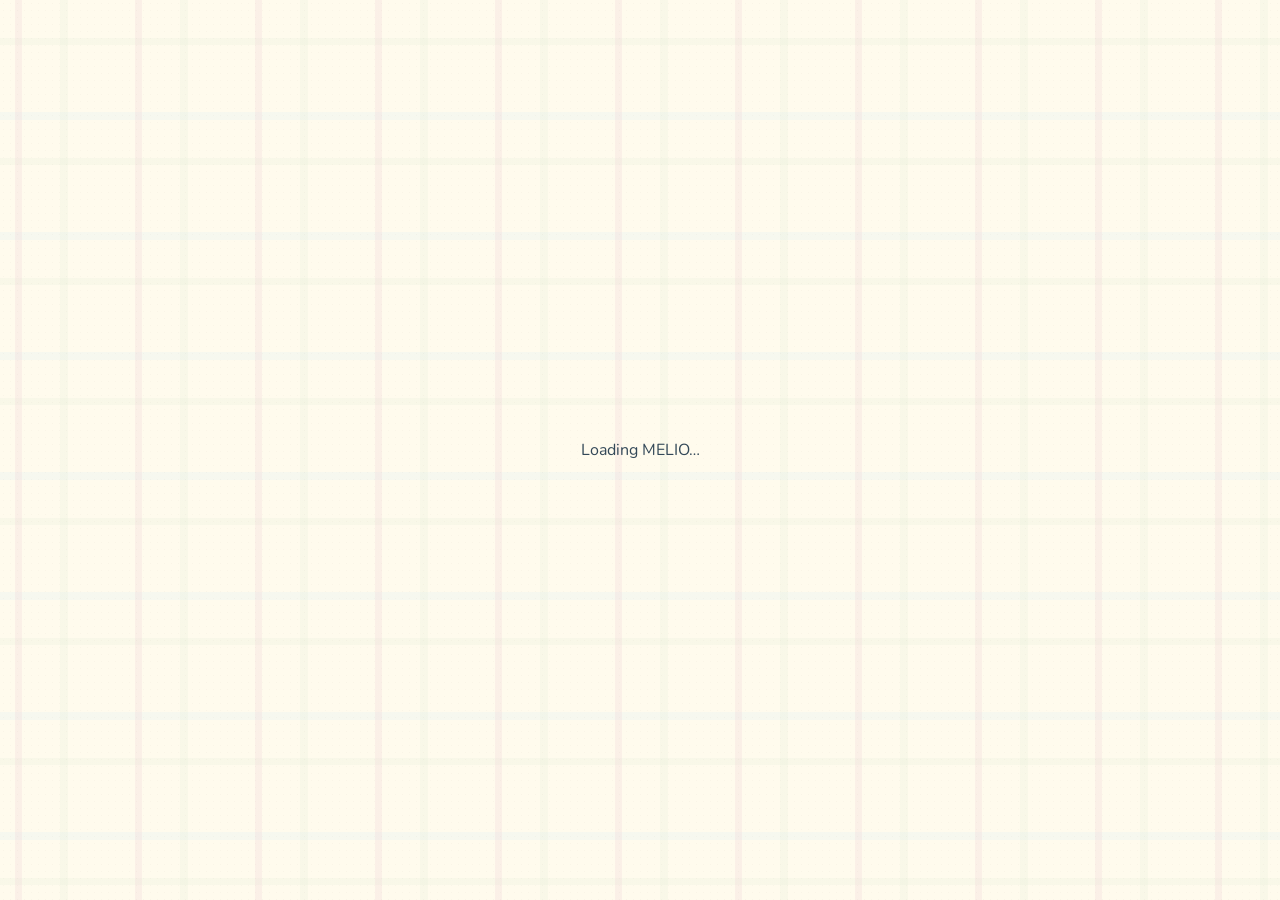
<file: frontend/index.html>
<!DOCTYPE html>
<html lang="en">
<head>
  <meta charset="UTF-8">
  <meta name="viewport" content="width=device-width, initial-scale=1">
  <title>Dashboard | MELIO</title>
  <meta name="theme-color" content="#fffbed">

  <link rel="preconnect" href="https://fonts.googleapis.com">
  <link rel="preconnect" href="https://fonts.gstatic.com" crossorigin>
  <link
    href="https://fonts.googleapis.com/css2?family=Caveat:wght@500;600;700&family=Fredoka:wght@500;600;700&family=Nunito:wght@400;600;700;800&display=swap"
    rel="stylesheet">

  <link rel="stylesheet" href="css/variables.css">
  <link rel="stylesheet" href="css/reset.css">
  <link rel="stylesheet" href="css/base.css">
  <link rel="stylesheet" href="css/components.css">
  <link rel="stylesheet" href="css/layout.css">
  <link rel="stylesheet" href="css/pages/dashboard.css">
</head>
<body>
  <noscript>
    <p class="app-error">MELIO needs JavaScript enabled to load the application shell.</p>
  </noscript>

  <div id="app-root" aria-busy="true">
    <div class="app-loading" role="status">Loading MELIO…</div>
  </div>

  <template id="dashboard-template">
    <div class="dashboard-page">
      <section class="dashboard-welcome" aria-labelledby="dashboard-title">
        <div class="dashboard-welcome__copy">
          <p class="dashboard-welcome__kicker" aria-hidden="true">Mely’s study journal <span>· Vol. 01</span></p>
          <h1 id="dashboard-title">Haii!</h1>
          <p class="dashboard-welcome__subtitle">Ready to make today a little more productive?</p>
        </div>
        <aside class="quote-note" aria-label="Daily encouragement">
          “Small steps still move you forward.” <span class="quote-note__heart" aria-hidden="true">♡</span>
        </aside>
      </section>

      <div class="dashboard-grid">
        <section class="dashboard-card dashboard-card--buddy" aria-labelledby="buddy-title">
          <header class="dashboard-card__heading">
            <h2 id="buddy-title">Your study buddy</h2>
            <a class="dashboard-card__link" href="pet.html">Visit pet <span aria-hidden="true">→</span></a>
          </header>
          <div class="buddy-content">
            <div class="buddy-avatar">
              <img src="assets/images/pet/pet1.png" alt="Your pixel-art study buddy"
                onerror="this.onerror=null; this.src='assets/images/pet/dashboard%20pet.png'">
            </div>
            <div class="buddy-details">
              <h3>Mochi</h3>
              <p class="buddy-level">Level 1 · Happy &amp; content</p>

              <div class="buddy-stat">
                <span>Happiness</span>
                <span class="buddy-stat__value">100/100</span>
                <div class="progress-track" role="progressbar" aria-label="Mochi happiness" aria-valuemin="0" aria-valuemax="100" aria-valuenow="100">
                  <span style="--progress: 100%; --progress-color: #f29db9"></span>
                </div>
              </div>
              <div class="buddy-stat">
                <span>Energy</span>
                <span class="buddy-stat__value">86/100</span>
                <div class="progress-track" role="progressbar" aria-label="Mochi energy" aria-valuemin="0" aria-valuemax="100" aria-valuenow="86">
                  <span style="--progress: 86%; --progress-color: #8fd2ac"></span>
                </div>
              </div>
              <div class="buddy-stat">
                <span>XP to level 2</span>
                <span class="buddy-stat__value">20/100</span>
                <div class="progress-track" role="progressbar" aria-label="Experience to level 2" aria-valuemin="0" aria-valuemax="100" aria-valuenow="20">
                  <span style="--progress: 20%; --progress-color: #f2c64f"></span>
                </div>
              </div>

              <div class="buddy-actions" aria-label="Study buddy actions">
                <span class="btn btn-small">Feed</span>
                <span class="btn btn-small">Play</span>
                <span class="btn btn-small">Nap</span>
              </div>
            </div>
          </div>
        </section>

        <section class="dashboard-card dashboard-card--today" aria-labelledby="today-title">
          <header class="dashboard-card__heading">
            <h2 id="today-title">Today’s page</h2>
            <span class="paper-label dashboard-card__stamp" aria-hidden="true">Today</span>
          </header>
          <div class="goal-ring" role="img" aria-label="Daily goal progress: 0 percent">
            <div class="goal-ring__copy">
              <strong>0%</strong>
              <span>of goal</span>
            </div>
          </div>
          <div class="metric-grid">
            <div class="metric-tile"><span>Studied</span><strong>0h 0m</strong></div>
            <div class="metric-tile"><span>Sessions</span><strong>0</strong></div>
            <div class="metric-tile"><span>Daily goal</span><strong>2h</strong></div>
            <div class="metric-tile"><span>Tasks done</span><strong data-task-progress>0/0</strong></div>
          </div>
        </section>

        <section class="dashboard-card dashboard-card--pomodoro" aria-labelledby="pomodoro-title">
          <header class="dashboard-card__heading">
            <h2 id="pomodoro-title">Pomodoro</h2>
            <a class="dashboard-card__link" href="pomodoro.html">Full timer <span aria-hidden="true">→</span></a>
          </header>
          <div class="timer-tabs" aria-label="Timer mode">
            <span>Focus</span>
            <span aria-current="true">Short break</span>
            <span>Long break</span>
          </div>
          <div class="timer-dial" role="img" aria-label="Five minute short break">
            <strong>05:00</strong>
            <span>Short break</span>
          </div>
          <div class="timer-subject"><span class="status-dot"></span>Programming <span aria-hidden="true">⌄</span></div>
          <div class="timer-controls">
            <a class="btn btn-primary btn-small" href="pomodoro.html">Start</a>
            <a class="btn btn-secondary btn-small" href="pomodoro.html">Reset</a>
          </div>
          <p class="timer-footnote">1/4 focus sessions until a long break</p>
        </section>

        <section class="dashboard-card dashboard-card--tasks" aria-labelledby="tasks-title">
          <header class="dashboard-card__heading">
            <h2 id="tasks-title">Today’s tasks</h2>
            <a class="dashboard-card__link" href="tasks.html">+5 pts each</a>
          </header>
          <form class="dashboard-task-form" data-task-form>
            <label class="visually-hidden" for="dashboard-task-title">Task title</label>
            <input class="form-input" id="dashboard-task-title" name="title" type="text"
              maxlength="120" placeholder="Add a little task…" required>
            <label class="visually-hidden" for="dashboard-task-category">Task category</label>
            <select class="form-input" id="dashboard-task-category" name="category" required>
              <option>Programming</option>
              <option>Design</option>
              <option>English</option>
              <option>Mathematics</option>
              <option>Personal</option>
              <option>Other</option>
            </select>
            <button class="btn btn-primary btn-small" type="submit">Add</button>
          </form>
          <p class="dashboard-footnote dashboard-task-loading" data-task-loading role="status">Loading your tasks…</p>
          <p class="dashboard-footnote dashboard-task-empty" data-task-empty hidden>No tasks yet. Add one small step above.</p>
          <p class="dashboard-footnote dashboard-task-error" data-task-error role="alert" hidden>
            <span data-task-error-message></span>
            <button class="dashboard-task-retry" type="button" data-task-retry>Try again</button>
          </p>
          <ul class="task-list" data-task-list aria-label="Your tasks" aria-busy="true">
          </ul>
        </section>

        <nav class="dashboard-shortcuts" aria-label="Study tools">
          <a class="dashboard-shortcut dashboard-shortcut--library" href="library.html">
            <span data-dashboard-icon="library" aria-hidden="true"></span>
            <h2>My Library</h2>
            <span>Open bookshelf <span aria-hidden="true">→</span></span>
          </a>
          <a class="dashboard-shortcut dashboard-shortcut--notes" href="notes.html">
            <span data-dashboard-icon="notes" aria-hidden="true"></span>
            <h2>Notes</h2>
            <span>Open notebook <span aria-hidden="true">→</span></span>
          </a>
          <a class="dashboard-shortcut dashboard-shortcut--tracking" href="tracking.html">
            <span data-dashboard-icon="tracking" aria-hidden="true"></span>
            <h2>Study Tracking</h2>
            <span>View progress <span aria-hidden="true">→</span></span>
          </a>
          <a class="dashboard-shortcut dashboard-shortcut--pet" href="pet.html">
            <span data-dashboard-icon="pet" aria-hidden="true"></span>
            <h2>Pet &amp; Rewards</h2>
            <span>Visit your buddy <span aria-hidden="true">→</span></span>
          </a>
        </nav>

        <section class="dashboard-card dashboard-card--wins" aria-labelledby="wins-title">
          <header class="dashboard-card__heading">
            <h2 id="wins-title">Little wins</h2>
          </header>
          <p class="wins-points">5 <span class="text-soft" style="font: 600 0.9rem var(--font-body)">points</span></p>
          <ul class="win-list">
            <li>Start your first session today</li>
            <li>120 min to your daily goal</li>
          </ul>
        </section>

        <section class="dashboard-card dashboard-card--week" aria-labelledby="week-title">
          <header class="dashboard-card__heading">
            <h2 id="week-title">This week</h2>
            <a class="dashboard-card__link" href="tracking.html">Study tracking <span aria-hidden="true">→</span></a>
          </header>
          <div class="week-chart" role="img" aria-label="Study time by day, Monday through Sunday">
            <div class="week-chart__day"><span class="week-chart__bar" style="--bar-height: 3.8rem; --bar-color: #89c9e2"></span><span>Mon</span></div>
            <div class="week-chart__day"><span class="week-chart__bar" style="--bar-color: var(--color-primary)"></span><span>Tue</span></div>
            <div class="week-chart__day"><span class="week-chart__bar" style="--bar-color: #91d3ae"></span><span>Wed</span></div>
            <div class="week-chart__day"><span class="week-chart__bar" style="--bar-color: #f29db9"></span><span>Thu</span></div>
            <div class="week-chart__day"><span class="week-chart__bar" style="--bar-color: #b8a4e8"></span><span>Fri</span></div>
            <div class="week-chart__day"><span class="week-chart__bar" style="--bar-color: #f1c74a"></span><span>Sat</span></div>
            <div class="week-chart__day"><span class="week-chart__bar" style="--bar-color: #89c9e2"></span><span>Sun</span></div>
          </div>
          <p class="dashboard-footnote">Sample data — your real study minutes will appear here.</p>
        </section>

        <section class="dashboard-card dashboard-card--subjects" aria-labelledby="subjects-title">
          <header class="dashboard-card__heading">
            <h2 id="subjects-title">Subjects</h2>
          </header>
          <ul class="subject-list">
            <li class="subject-item"><span>Programming</span><span>60%</span><div class="progress-track"><span style="--progress: 60%; --progress-color: #91d3ae"></span></div></li>
            <li class="subject-item"><span>Web Design</span><span>40%</span><div class="progress-track"><span style="--progress: 40%; --progress-color: #f29db9"></span></div></li>
            <li class="subject-item"><span>English (IELTS)</span><span>25%</span><div class="progress-track"><span style="--progress: 25%; --progress-color: #89c9e2"></span></div></li>
            <li class="subject-item"><span>UI/UX Basics</span><span>15%</span><div class="progress-track"><span style="--progress: 15%; --progress-color: #b8a4e8"></span></div></li>
          </ul>
        </section>

        <section class="dashboard-card dashboard-card--upcoming" aria-labelledby="upcoming-title">
          <header class="dashboard-card__heading">
            <h2 id="upcoming-title">Coming up</h2>
            <a class="dashboard-card__link" href="tasks.html">See all <span aria-hidden="true">→</span></a>
          </header>
          <ul class="upcoming-list">
            <li class="upcoming-row"><span class="tag" style="background: var(--color-pink-soft)">Nov 12</span><span class="upcoming-row__title">Portfolio: dashboard case study</span><span class="upcoming-row__category">Design</span></li>
            <li class="upcoming-row"><span class="tag" style="background: var(--color-mint)">Nov 14</span><span class="upcoming-row__title">Web programming lab</span><span class="upcoming-row__category">Programming</span></li>
            <li class="upcoming-row"><span class="tag" style="background: var(--color-blue)">Nov 18</span><span class="upcoming-row__title">IELTS mock reading test</span><span class="upcoming-row__category">English</span></li>
          </ul>
        </section>

        <section class="dashboard-card dashboard-card--streak" aria-labelledby="streak-title">
          <header class="dashboard-card__heading">
            <h2 id="streak-title">Study streak</h2>
          </header>
          <p class="streak-summary">
            <span data-dashboard-icon="flame" aria-hidden="true"></span>
            <strong>1</strong>
            <span>day — keep it going!</span>
          </p>
          <ul class="streak-days" aria-label="Weekly streak">
            <li class="is-active">M</li><li class="is-active">T</li><li>W</li><li>T</li><li>F</li><li>S</li><li>S</li>
          </ul>
        </section>
      </div>
    </div>
  </template>

  <script type="module" src="js/main.js"></script>
</body>
</html>
</file>
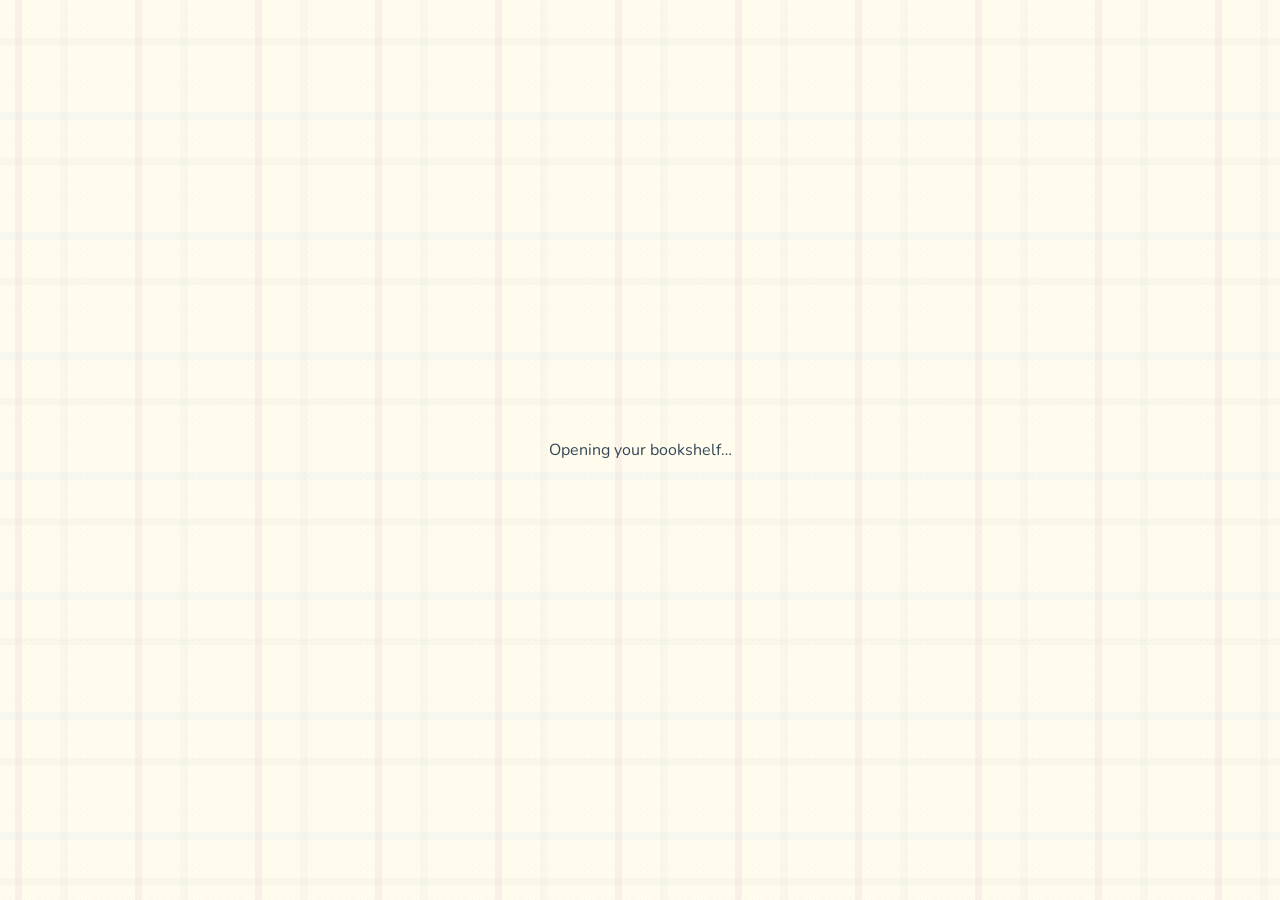
<file: frontend/library.html>
<!DOCTYPE html>
<html lang="en">
<head>
  <meta charset="UTF-8">
  <meta name="viewport" content="width=device-width, initial-scale=1">
  <meta name="theme-color" content="#fffbed">
  <title>My Library | MELIO</title>
  <link rel="preconnect" href="https://fonts.googleapis.com">
  <link rel="preconnect" href="https://fonts.gstatic.com" crossorigin>
  <link
    href="https://fonts.googleapis.com/css2?family=Caveat:wght@500;600;700&family=Fredoka:wght@500;600;700&family=Nunito:wght@400;600;700;800&display=swap"
    rel="stylesheet">
  <link rel="stylesheet" href="css/variables.css">
  <link rel="stylesheet" href="css/reset.css">
  <link rel="stylesheet" href="css/base.css">
  <link rel="stylesheet" href="css/components.css">
  <link rel="stylesheet" href="css/layout.css">
  <link rel="stylesheet" href="css/pages/library.css">
</head>
<body>
  <div id="app-root" aria-busy="true">
    <div class="app-loading" role="status">Opening your bookshelf…</div>
  </div>

  <template id="library-template">
    <div class="library-page">
      <header class="library-heading">
        <div>
          <p class="page-heading__eyebrow">My space / Bookshelf</p>
          <h1>My Library</h1>
          <p class="library-heading__summary">
            <strong data-book-total>0</strong> books
            <span aria-hidden="true">·</span>
            <strong data-book-reading>0</strong> reading
            <span aria-hidden="true">·</span>
            <strong data-book-finished>0</strong> finished
          </p>
        </div>
        <button class="btn btn-primary" type="button" data-add-book>
          <span aria-hidden="true">＋</span> Add book
        </button>
      </header>

      <div class="library-toolbar" role="search" aria-label="Search and filter books">
        <label class="library-search">
          <span class="visually-hidden">Search title, author, or category</span>
          <span aria-hidden="true">⌕</span>
          <input class="form-input" type="search" placeholder="Search title or author…" data-book-search>
        </label>
        <label>
          <span class="visually-hidden">Filter by category</span>
          <select class="form-select" data-category-filter>
            <option value="all">All categories</option>
            <option>Programming</option>
            <option>Textbook</option>
            <option>Fiction</option>
            <option>Other</option>
          </select>
        </label>
        <label>
          <span class="visually-hidden">Filter by reading status</span>
          <select class="form-select" data-status-filter>
            <option value="all">All statuses</option>
            <option value="Want to read">Want to read</option>
            <option value="Reading">Reading</option>
            <option value="Finished">Finished</option>
          </select>
        </label>
        <button class="btn btn-soft btn-small" type="button" data-clear-filters>Clear</button>
      </div>

      <section class="book-shelf" aria-label="Bookshelf">
        <div class="book-grid" data-book-grid></div>
        <div class="library-empty" data-library-empty hidden>
          <span class="library-empty__icon" aria-hidden="true">⌕</span>
          <h2>No books on this shelf</h2>
          <p>Try another search, or add a new book to your collection.</p>
        </div>
      </section>

      <dialog class="book-dialog card" data-editor-dialog aria-labelledby="book-dialog-title">
        <form class="book-form" data-book-form>
          <header class="dialog-heading">
            <div>
              <p class="page-heading__eyebrow">A new shelf-mate</p>
              <h2 id="book-dialog-title" data-editor-title>Add a book</h2>
            </div>
            <button class="icon-button" type="button" data-close-editor aria-label="Close book editor">×</button>
          </header>
          <label class="form-group">
            <span class="form-label">Book title</span>
            <input class="form-input" name="title" maxlength="100" required placeholder="What are you reading?">
          </label>
          <label class="form-group">
            <span class="form-label">Author</span>
            <input class="form-input" name="author" maxlength="80" required placeholder="Author name">
          </label>
          <div class="book-form__row">
            <label class="form-group">
              <span class="form-label">Category</span>
              <select class="form-select" name="category">
                <option>Programming</option>
                <option>Textbook</option>
                <option>Fiction</option>
                <option>Other</option>
              </select>
            </label>
            <label class="form-group">
              <span class="form-label">Reading status</span>
              <select class="form-select" name="status">
                <option>Want to read</option>
                <option>Reading</option>
                <option>Finished</option>
              </select>
            </label>
          </div>
          <label class="form-group">
            <span class="form-label">Progress <output data-progress-output>0%</output></span>
            <input class="book-progress-input" type="range" name="progress" min="0" max="100" step="5" value="0">
          </label>
          <label class="form-group">
            <span class="form-label">A note about this book</span>
            <textarea class="form-input book-form__summary" name="summary" maxlength="500"
              placeholder="A thought, a quote, or what you hope to learn…"></textarea>
          </label>
          <div class="book-form__actions">
            <button class="btn btn-secondary" type="button" data-close-editor>Cancel</button>
            <button class="btn btn-primary" type="submit">Save book</button>
          </div>
        </form>
      </dialog>

      <dialog class="book-dialog book-detail-dialog card" data-details-dialog aria-labelledby="book-details-title">
        <header class="dialog-heading">
          <div>
            <p class="page-heading__eyebrow" data-details-category></p>
            <h2 id="book-details-title" data-details-title></h2>
            <p class="book-detail-dialog__author" data-details-author></p>
          </div>
          <button class="icon-button" type="button" data-close-details aria-label="Close book details">×</button>
        </header>
        <div class="book-detail-dialog__progress">
          <span data-details-status></span>
          <strong data-details-progress></strong>
          <div class="progress-track" role="progressbar" data-details-progressbar>
            <span></span>
          </div>
        </div>
        <p class="book-detail-dialog__summary" data-details-summary></p>
        <div class="book-form__actions">
          <button class="btn btn-secondary" type="button" data-details-edit>Edit details</button>
          <button class="btn btn-soft" type="button" data-close-details>Close</button>
        </div>
      </dialog>
    </div>
  </template>

  <script type="module" src="js/pages/library.js"></script>
</body>
</html>
</file>
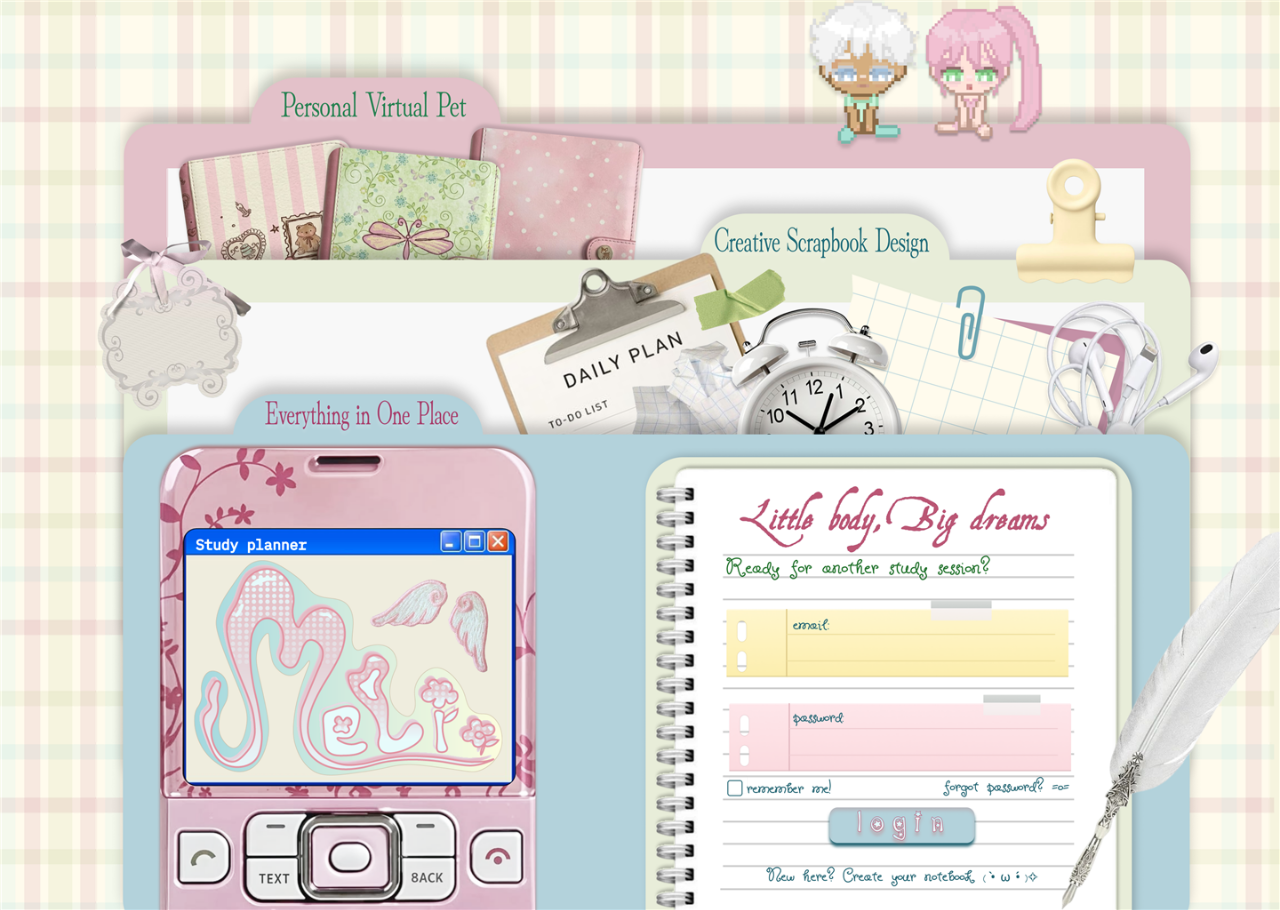
<file: frontend/login.html>
<!DOCTYPE html>
<html lang="en">
<head>
  <meta charset="UTF-8">
  <meta name="viewport" content="width=device-width, initial-scale=1">
  <meta name="theme-color" content="#fffbed">
  <title>Login | MELIO</title>

  <link rel="preconnect" href="https://fonts.googleapis.com">
  <link rel="preconnect" href="https://fonts.gstatic.com" crossorigin>
  <link
    href="https://fonts.googleapis.com/css2?family=Caveat:wght@500;600;700&family=Fredoka:wght@500;600;700&family=Nunito:wght@400;600;700;800&display=swap"
    rel="stylesheet">

  <link rel="stylesheet" href="css/variables.css">
  <link rel="stylesheet" href="css/reset.css">
  <link rel="stylesheet" href="css/base.css">
  <link rel="stylesheet" href="css/components.css">
  <link rel="stylesheet" href="css/auth.css">
</head>
<body class="auth-page auth-page--login">
  <span class="deco deco-star deco-1" aria-hidden="true">✦</span>
  <span class="deco deco-star deco-2" aria-hidden="true">✧</span>
  <span class="deco deco-star deco-3" aria-hidden="true">✦</span>

  <main class="auth-layout">
    <aside class="auth-journal" aria-label="MELIO study journal">
      <span class="auth-journal__label">A fresh page awaits</span>
      <img class="auth-journal__logo" src="assets/images/logo1.png" alt="MELIO">
      <h2 class="auth-journal__title">Little steps.<br>Big dreams.</h2>
      <p class="auth-journal__copy">A cozy little corner for your next bright idea.</p>
      <div class="auth-journal__pet" aria-hidden="true">
        <img src="assets/images/pet/dashboard pet.png" alt="">
      </div>
      <p class="auth-journal__note">Today is a good day to begin</p>
    </aside>

    <section class="auth-container" aria-labelledby="login-title">
      <div class="card card--taped auth-card">
        <header class="auth-header">
          <p class="auth-eyebrow">Your study journal · 01</p>
        </header>

        <h1 class="auth-title" id="login-title">Welcome back</h1>
        <p class="text-soft auth-subtitle">Log in to continue your study journey.</p>

        <div id="form-error" class="alert alert-error" role="alert" hidden></div>
        <div id="form-success" class="alert alert-success" role="status" hidden></div>

        <form id="login-form" method="post" novalidate>
          <div class="form-group">
            <label class="form-label" for="email">Email</label>
            <input class="form-input" type="email" id="email" name="email" placeholder="you@example.com"
              autocomplete="email" required>
            <p class="field-error" id="email-error"></p>
          </div>

          <div class="form-group form-group--password">
            <label class="form-label" for="password">Password</label>
            <div class="input-wrap">
              <input class="form-input" type="password" id="password" name="password"
                placeholder="Enter your password" autocomplete="current-password" required>
              <button class="toggle-password" type="button" data-toggle-password="password" aria-label="Show password">👁</button>
            </div>
            <p class="field-error" id="password-error"></p>
          </div>

          <div class="auth-login-options">
            <label class="auth-remember" for="remember-me">
              <input type="checkbox" id="remember-me" name="rememberMe">
              <span>Remember me</span>
            </label>
            <a class="auth-forgot" href="reset-password.html">Forgot password?</a>
          </div>

          <button class="btn btn-primary btn-block" type="submit">Login</button>
        </form>

        <p class="auth-switch">New to MELIO? <a href="register.html">Create an account</a></p>
      </div>
    </section>
  </main>

  <script type="module" src="js/auth.js"></script>
</body>
</html>
</file>
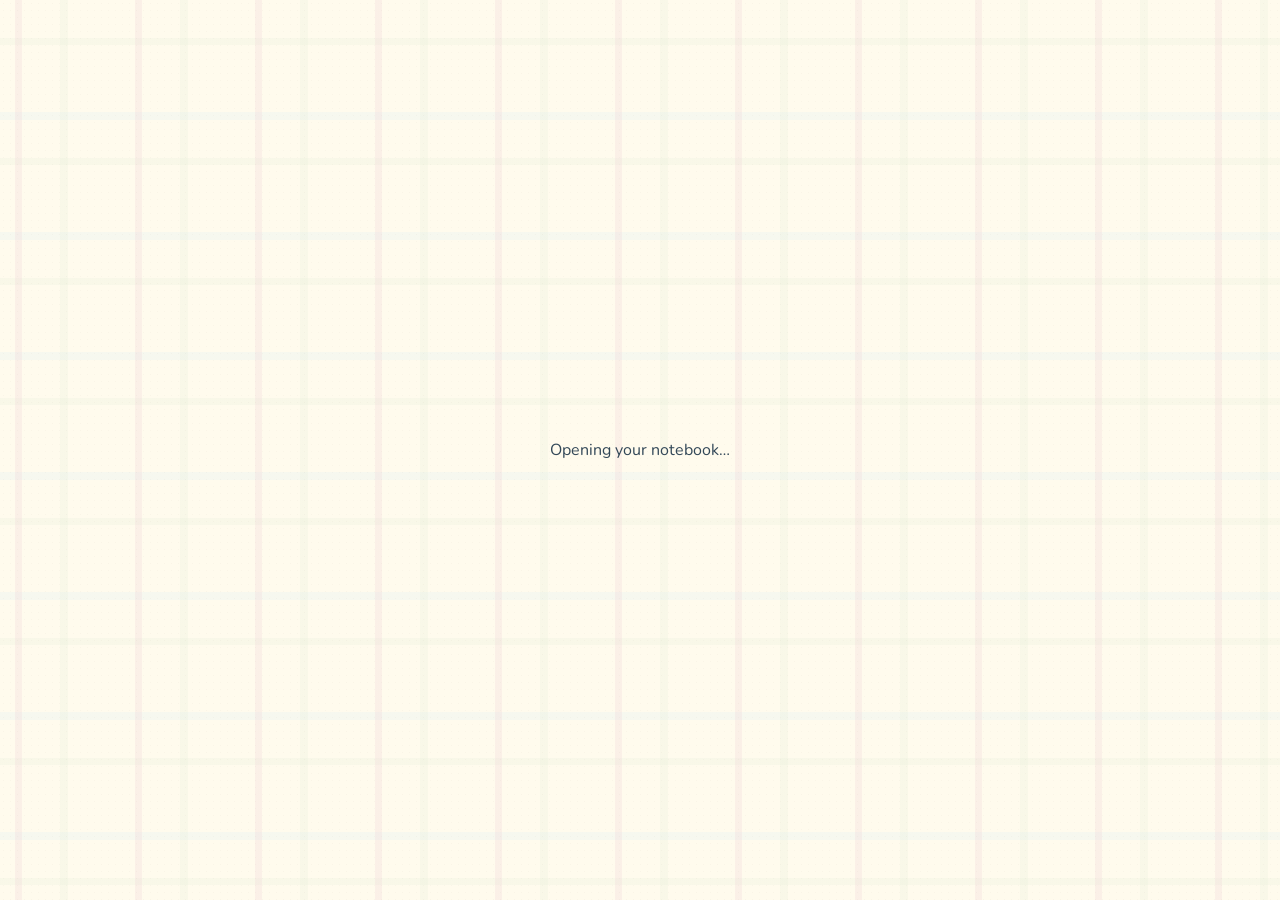
<file: frontend/notes.html>
<!DOCTYPE html>
<html lang="en">
<head>
  <meta charset="UTF-8">
  <meta name="viewport" content="width=device-width, initial-scale=1">
  <meta name="theme-color" content="#fffbed">
  <title>Notes | MELIO</title>
  <link rel="preconnect" href="https://fonts.googleapis.com">
  <link rel="preconnect" href="https://fonts.gstatic.com" crossorigin>
  <link
    href="https://fonts.googleapis.com/css2?family=Caveat:wght@500;600;700&family=Fredoka:wght@500;600;700&family=Nunito:wght@400;600;700;800&display=swap"
    rel="stylesheet">
  <link rel="stylesheet" href="css/variables.css">
  <link rel="stylesheet" href="css/reset.css">
  <link rel="stylesheet" href="css/base.css">
  <link rel="stylesheet" href="css/components.css">
  <link rel="stylesheet" href="css/layout.css">
  <link rel="stylesheet" href="css/pages/notes.css">
</head>
<body>
  <div id="app-root" aria-busy="true">
    <div class="app-loading" role="status">Opening your notebook…</div>
  </div>

  <template id="notes-template">
    <div class="notes-page">
      <header class="notes-heading">
        <div>
          <p class="page-heading__eyebrow">My space / Notebook</p>
          <h1>Notes</h1>
          <p class="notes-heading__count" data-notes-count></p>
        </div>
        <button class="btn btn-primary" type="button" data-new-note>
          <span aria-hidden="true">＋</span> New note
        </button>
      </header>

      <div class="notes-layout">
        <aside class="notes-rail" aria-label="Notebook index">
          <label class="notes-search">
            <span class="visually-hidden">Search notes by title, content, subject, or tag</span>
            <span aria-hidden="true">⌕</span>
            <input class="form-input" type="search" placeholder="Search notes or tags…" data-notes-search>
          </label>
          <label class="notes-subject-filter">
            <span class="visually-hidden">Filter notes by subject</span>
            <select class="form-select" data-notes-subject-filter>
              <option value="all">All subjects</option>
              <option>Database Systems</option>
              <option>Calculus</option>
              <option>English</option>
              <option>Computer Science</option>
              <option>Other</option>
            </select>
          </label>
          <div class="notes-list" data-note-list aria-label="Saved notes"></div>
          <p class="notes-list-empty" data-notes-list-empty hidden>No notes match this search.</p>
        </aside>

        <section class="note-editor" data-note-editor aria-label="Note editor" hidden>
          <header class="note-editor__toolbar">
            <span class="note-save-status" data-save-status role="status" aria-live="polite"></span>
            <div class="note-editor__actions">
              <button class="note-action note-action--pin" type="button" data-toggle-pin aria-pressed="false">
                <span aria-hidden="true">☆</span>
                <span data-pin-label>Pin note</span>
              </button>
              <button class="icon-button note-action--delete" type="button" data-delete-note aria-label="Delete note" title="Delete note">×</button>
            </div>
          </header>

          <div class="note-paper">
            <label class="visually-hidden" for="note-title">Note title</label>
            <input class="note-title" id="note-title" type="text" maxlength="100" placeholder="Give this page a title…" data-note-title>
            <label class="note-subject">
              <span>Subject</span>
              <select class="form-select" data-note-subject>
                <option>Database Systems</option>
                <option>Calculus</option>
                <option>English</option>
                <option>Computer Science</option>
                <option>Other</option>
              </select>
            </label>
            <label class="visually-hidden" for="note-content">Note content</label>
            <textarea class="note-content" id="note-content" maxlength="10000"
              placeholder="Let your thoughts find a line…" data-note-content></textarea>
          </div>

          <footer class="note-tags">
            <div class="note-tags__list" data-note-tags aria-label="Note tags"></div>
            <form class="note-tags__add" data-add-tag-form>
              <label class="visually-hidden" for="new-note-tag">Add a tag</label>
              <input class="form-input" id="new-note-tag" type="text" maxlength="24" placeholder="Add a tag…" data-new-tag>
              <button class="btn btn-secondary" type="submit" aria-label="Add tag">+</button>
            </form>
          </footer>
        </section>

        <section class="note-empty-state" data-note-empty aria-label="No note selected" hidden>
          <span class="note-empty-state__doodle" aria-hidden="true">✿</span>
          <h2>This page is waiting for an idea</h2>
          <p>Pick a page from your notebook or start a fresh note.</p>
          <button class="btn btn-primary" type="button" data-empty-new-note>Write a note</button>
        </section>
      </div>
    </div>
  </template>

  <script type="module" src="js/pages/notes.js"></script>
</body>
</html>
</file>
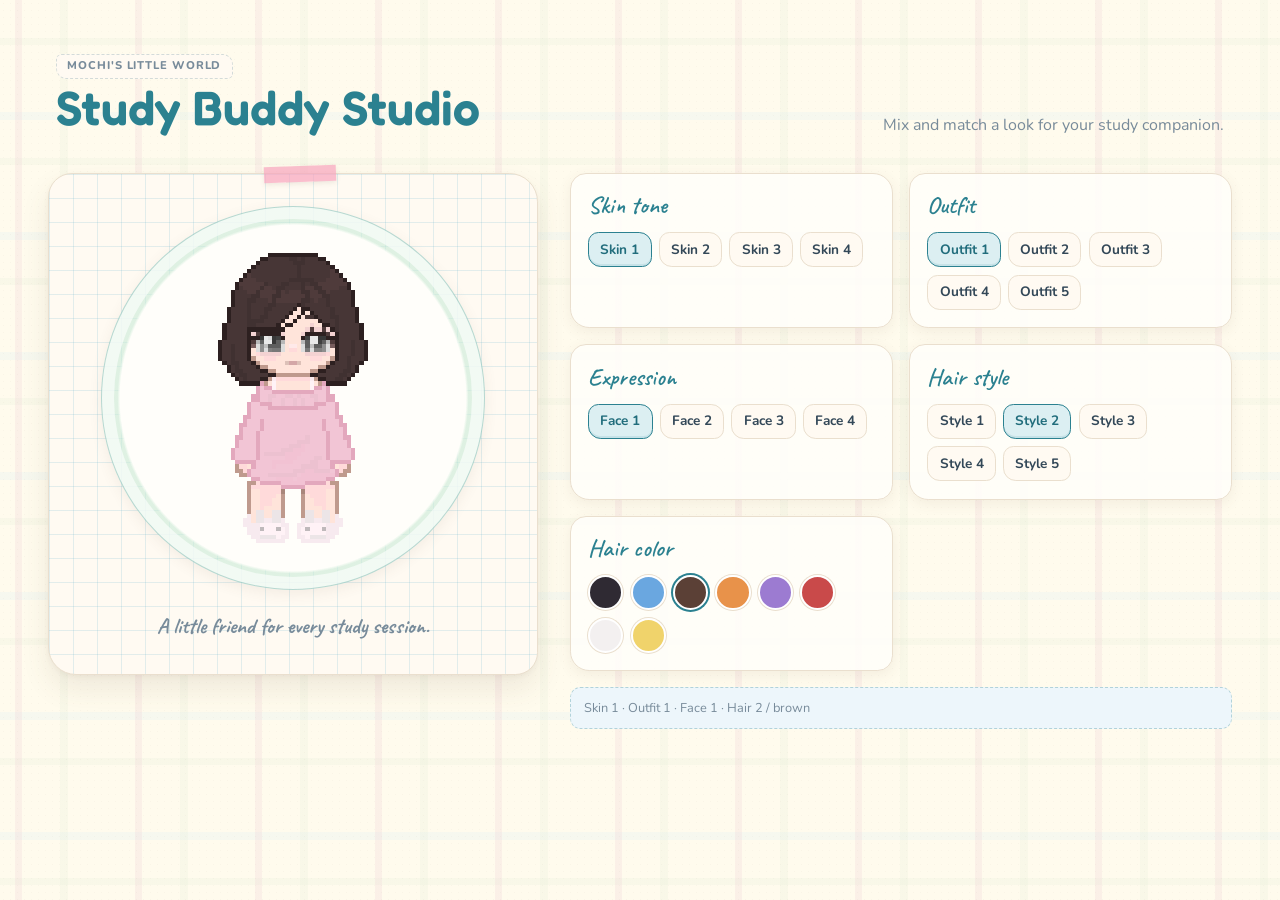
<file: frontend/pet-test.html>
<!DOCTYPE html>
<html lang="en">
<head>
  <meta charset="UTF-8">
  <meta name="viewport" content="width=device-width, initial-scale=1">
  <meta name="theme-color" content="#fffbed">
  <title>Study Buddy Studio | MELIO</title>
  <link rel="preconnect" href="https://fonts.googleapis.com">
  <link rel="preconnect" href="https://fonts.gstatic.com" crossorigin>
  <link
    href="https://fonts.googleapis.com/css2?family=Caveat:wght@500;600;700&family=Fredoka:wght@500;600;700&family=Nunito:wght@400;600;700;800&display=swap"
    rel="stylesheet">
  <link rel="stylesheet" href="css/variables.css">
  <link rel="stylesheet" href="css/reset.css">
  <link rel="stylesheet" href="css/base.css">
  <link rel="stylesheet" href="css/components.css">
  <link rel="stylesheet" href="css/pages/pet-test.css">
</head>
<body class="pet-test-page">
  <main class="pet-editor">
    <header class="pet-editor__header">
      <div>
        <p class="paper-label">Mochi's little world</p>
        <h1>Study Buddy Studio</h1>
      </div>
      <p>Mix and match a look for your study companion.</p>
    </header>

    <section class="pet-stage" aria-label="Study buddy preview">
      <div class="pet" role="img" aria-label="Layered pixel-art study buddy">
      </div>
      <p class="pet-caption">A little friend for every study session.</p>
    </section>

    <section class="controls" aria-label="Study buddy appearance">
      <div class="group">
        <h2>Skin tone</h2>
        <div class="row" id="skin-row"></div>
      </div>
      <div class="group">
        <h2>Outfit</h2>
        <div class="row" id="clothes-row"></div>
      </div>
      <div class="group">
        <h2>Expression</h2>
        <div class="row" id="face-row"></div>
      </div>
      <div class="group">
        <h2>Hair style</h2>
        <div class="row" id="hair-style-row"></div>
      </div>
      <div class="group" id="color-group" hidden>
        <h2>Hair color</h2>
        <div class="row" id="hair-color-row"></div>
      </div>
      <p id="info" role="status" aria-live="polite"></p>
    </section>
  </main>

  <script type="module" src="js/pages/pet-test.js"></script>
</body>
</html>
</file>
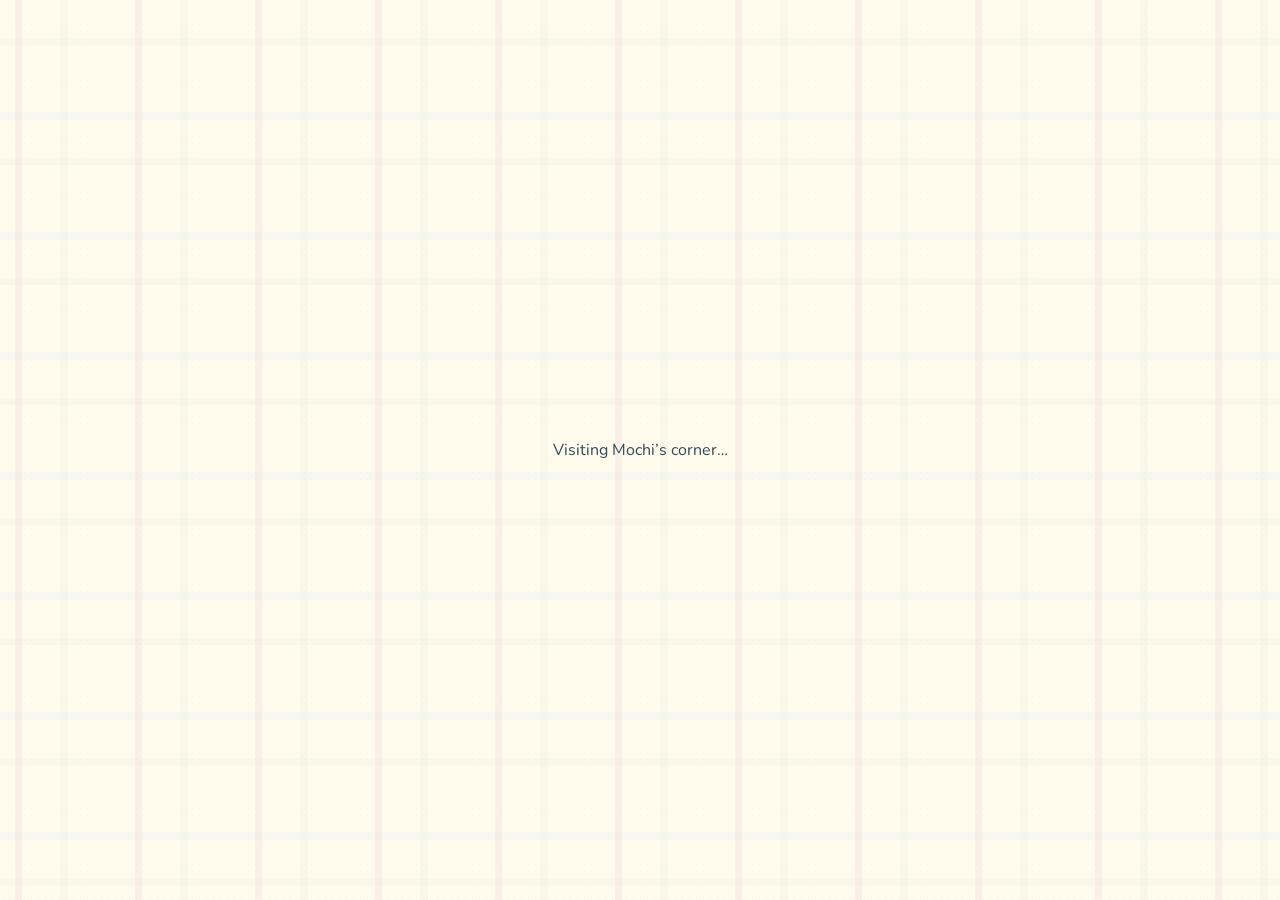
<file: frontend/pet.html>
<!DOCTYPE html>
<html lang="en">
<head>
  <meta charset="UTF-8">
  <meta name="viewport" content="width=device-width, initial-scale=1">
  <meta name="theme-color" content="#fffbed">
  <title>Pet &amp; Rewards | MELIO</title>
  <link rel="preconnect" href="https://fonts.googleapis.com">
  <link rel="preconnect" href="https://fonts.gstatic.com" crossorigin>
  <link
    href="https://fonts.googleapis.com/css2?family=Caveat:wght@500;600;700&family=Fredoka:wght@500;600;700&family=Nunito:wght@400;600;700;800&display=swap"
    rel="stylesheet">
  <link rel="stylesheet" href="css/variables.css">
  <link rel="stylesheet" href="css/reset.css">
  <link rel="stylesheet" href="css/base.css">
  <link rel="stylesheet" href="css/components.css">
  <link rel="stylesheet" href="css/layout.css">
  <link rel="stylesheet" href="css/pages/pet.css">
</head>
<body>
  <div id="app-root" aria-busy="true">
    <div class="app-loading" role="status">Visiting Mochi’s corner…</div>
  </div>

  <template id="pet-template">
    <div class="pet-page">
      <header class="pet-heading">
        <div>
          <p class="page-heading__eyebrow">A little friend for your study days</p>
          <h1>Pet &amp; Rewards</h1>
          <p class="pet-heading__copy">Care for Mochi, grow together, and collect tiny rewards.</p>
        </div>
        <span class="paper-label" data-reward-count>0 collected</span>
      </header>

      <div class="pet-main-grid">
        <section class="mochi-card card card--taped" aria-labelledby="mochi-name">
          <div class="mochi-card__heading">
            <div>
              <p class="paper-label">Mochi’s little world</p>
              <h2 id="mochi-name">Mochi</h2>
            </div>
            <span class="mochi-card__sparkle" aria-hidden="true">✦</span>
          </div>
          <div class="mochi-stage">
            <span class="mochi-stage__sticker" aria-hidden="true">♡</span>
            <div class="pet-avatar" data-pet-avatar role="img" aria-label="Mochi"></div>
            <span class="mochi-stage__doodle" aria-hidden="true">✿</span>
          </div>
          <p class="mochi-message" data-pet-message role="status" aria-live="polite"></p>
          <p class="pet-save-status" data-pet-save-status role="status" aria-live="polite"></p>
          <div class="pet-vitals">
            <div class="pet-vital">
              <div class="pet-vital__label">
                <span>Happiness</span>
                <strong data-happiness-value></strong>
              </div>
              <div class="pet-vital__track" data-happiness-bar role="progressbar" aria-label="Mochi’s happiness" aria-valuemin="0" aria-valuemax="100">
                <span></span>
              </div>
            </div>
            <div class="pet-vital pet-vital--energy">
              <div class="pet-vital__label">
                <span>Energy</span>
                <strong data-energy-value></strong>
              </div>
              <div class="pet-vital__track" data-energy-bar role="progressbar" aria-label="Mochi’s energy" aria-valuemin="0" aria-valuemax="100">
                <span></span>
              </div>
            </div>
          </div>
        </section>

        <aside class="pet-care card" aria-labelledby="care-title">
          <header class="pet-section-heading">
            <div>
              <p class="page-heading__eyebrow">A little care goes a long way</p>
              <h2 id="care-title">Mochi’s day</h2>
            </div>
            <span class="pet-care__sticker" aria-hidden="true">☁</span>
          </header>
          <div class="pet-level">
            <span class="pet-level__badge" aria-hidden="true">Lv</span>
            <div class="pet-level__copy">
              <strong>Level <span data-level></span></strong>
              <span><span data-xp-value></span> / 100 friendship XP</span>
              <div class="pet-level__track" data-xp-bar role="progressbar" aria-label="Friendship experience" aria-valuemin="0" aria-valuemax="100">
                <span></span>
              </div>
            </div>
          </div>
          <div class="pet-treat-count">
            <span aria-hidden="true">♡</span>
            <span><strong data-treat-count></strong> cozy treats</span>
          </div>
          <div class="pet-actions" aria-label="Care actions">
            <button class="pet-action pet-action--feed" type="button" data-care-action="feed">
              <span class="pet-action__icon" aria-hidden="true">♡</span>
              <span><strong>Feed</strong><small>Share a treat</small></span>
            </button>
            <button class="pet-action pet-action--play" type="button" data-care-action="play">
              <span class="pet-action__icon" aria-hidden="true">✦</span>
              <span><strong>Play</strong><small>A little game</small></span>
            </button>
            <button class="pet-action pet-action--rest" type="button" data-care-action="rest">
              <span class="pet-action__icon" aria-hidden="true">☾</span>
              <span><strong>Rest</strong><small>Take a breather</small></span>
            </button>
          </div>
        </aside>
      </div>

      <details class="pet-customize card">
        <summary>
          <span>
            <span class="page-heading__eyebrow">Make Mochi feel like Mochi</span>
            <strong>Style your study buddy</strong>
          </span>
          <span class="pet-customize__hint">Choose a look</span>
        </summary>
        <div class="pet-customize__groups">
          <fieldset class="pet-choice-group">
            <legend>Skin tone</legend>
            <div class="pet-choice-row" data-skin-options></div>
          </fieldset>
          <fieldset class="pet-choice-group">
            <legend>Outfit</legend>
            <div class="pet-choice-row" data-outfit-options></div>
          </fieldset>
          <fieldset class="pet-choice-group">
            <legend>Expression</legend>
            <div class="pet-choice-row" data-face-options></div>
          </fieldset>
          <fieldset class="pet-choice-group">
            <legend>Hair style</legend>
            <div class="pet-choice-row" data-hair-style-options></div>
          </fieldset>
          <fieldset class="pet-choice-group" data-hair-color-group hidden>
            <legend>Hair color</legend>
            <div class="pet-choice-row" data-hair-color-options></div>
          </fieldset>
        </div>
      </details>

      <section class="rewards-section" aria-labelledby="rewards-title">
        <header class="pet-section-heading rewards-heading">
          <div>
            <p class="page-heading__eyebrow">Little milestones become keepsakes</p>
            <h2 id="rewards-title">Mochi’s sticker book</h2>
          </div>
          <span class="rewards-heading__doodle" aria-hidden="true">✿ ✦</span>
        </header>
        <div class="reward-grid" data-reward-grid></div>
      </section>
    </div>
  </template>

  <script type="module" src="js/pages/pet.js"></script>
</body>
</html>
</file>
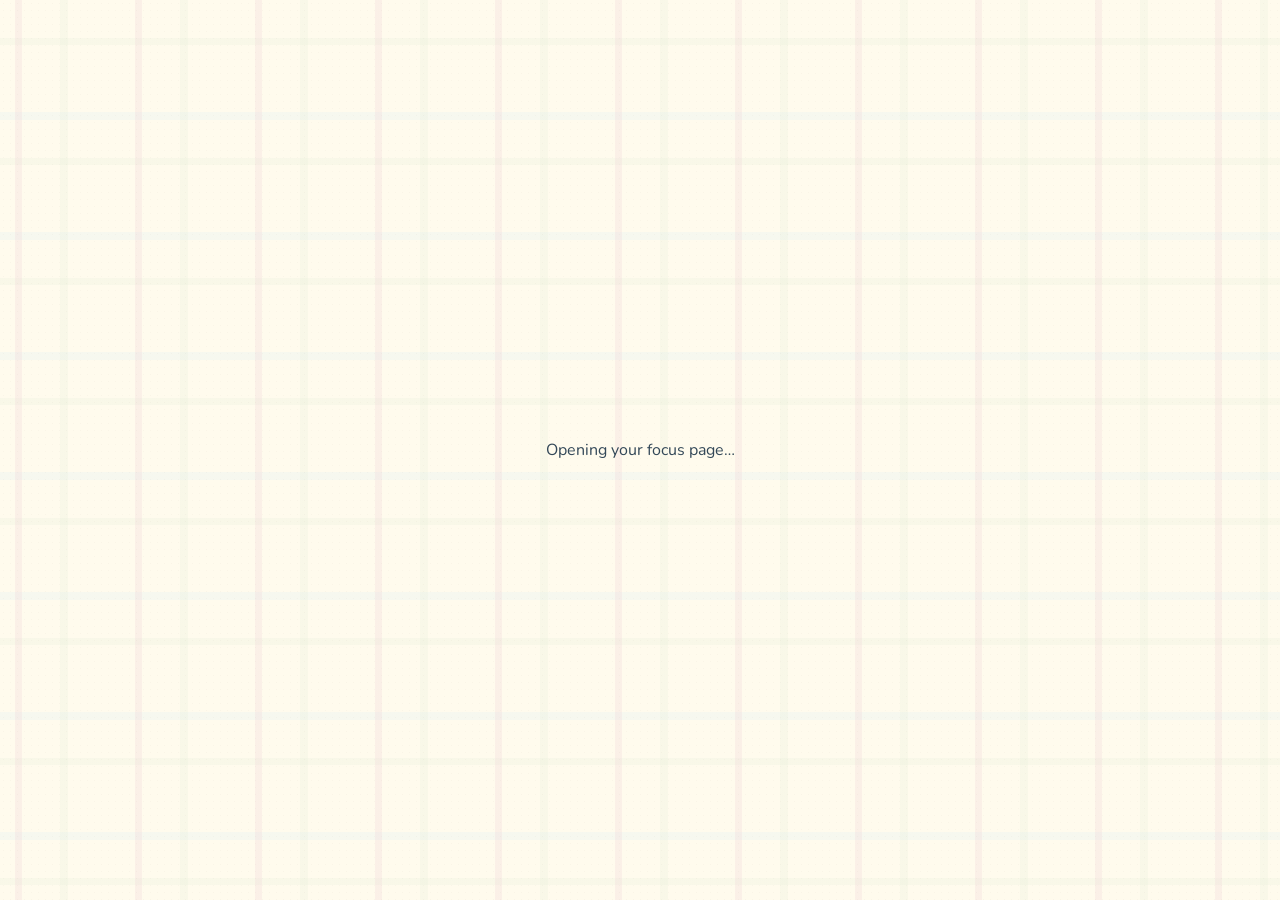
<file: frontend/pomodoro.html>
<!DOCTYPE html>
<html lang="en">
<head>
  <meta charset="UTF-8">
  <meta name="viewport" content="width=device-width, initial-scale=1">
  <meta name="theme-color" content="#fffbed">
  <title>Pomodoro | MELIO</title>
  <link rel="preconnect" href="https://fonts.googleapis.com">
  <link rel="preconnect" href="https://fonts.gstatic.com" crossorigin>
  <link
    href="https://fonts.googleapis.com/css2?family=Caveat:wght@500;600;700&family=Fredoka:wght@500;600;700&family=Nunito:wght@400;600;700;800&display=swap"
    rel="stylesheet">
  <link rel="stylesheet" href="css/variables.css">
  <link rel="stylesheet" href="css/reset.css">
  <link rel="stylesheet" href="css/base.css">
  <link rel="stylesheet" href="css/components.css">
  <link rel="stylesheet" href="css/layout.css">
  <link rel="stylesheet" href="css/pages/pomodoro.css">
</head>
<body>
  <div id="app-root" aria-busy="true">
    <div class="app-loading" role="status">Opening your focus page…</div>
  </div>

  <template id="pomodoro-template">
    <div class="pomodoro-page">
      <header class="page-heading">
        <div>
          <p class="page-heading__eyebrow">My space / Focus room</p>
          <h1>Pomodoro</h1>
          <p class="page-heading__copy">A little time for one thing at a time.</p>
        </div>
        <span class="paper-label" aria-hidden="true">Breathe in · Begin</span>
      </header>

      <div class="pomodoro-layout">
        <section class="focus-card card card--taped" aria-labelledby="timer-title">
          <header class="focus-card__heading">
            <div>
              <p class="paper-label">Study session</p>
              <h2 id="timer-title">Make a pocket of focus</h2>
            </div>
            <span class="focus-card__sparkle" aria-hidden="true">✦</span>
          </header>

          <div class="timer-modes" role="group" aria-label="Choose timer mode">
            <button type="button" class="timer-mode" data-mode="focus" aria-pressed="true">Focus</button>
            <button type="button" class="timer-mode" data-mode="shortBreak" aria-pressed="false">Short break</button>
            <button type="button" class="timer-mode" data-mode="longBreak" aria-pressed="false">Long break</button>
          </div>

          <div class="timer-dial" data-timer-dial>
            <div class="timer-dial__face">
              <output class="timer-dial__time" data-timer-display aria-live="off">25:00</output>
              <span class="timer-dial__mode" data-mode-label>Focus session</span>
            </div>
          </div>

          <label class="timer-subject">
            <span>Today I’m studying</span>
            <select class="form-select" data-subject>
              <option>Programming</option>
              <option>Mathematics</option>
              <option>English</option>
              <option>Database Systems</option>
              <option>Computer Networks</option>
            </select>
          </label>

          <div class="timer-controls" aria-label="Timer controls">
            <button class="btn btn-primary" type="button" data-start>
              <span data-start-label>Start focus</span>
            </button>
            <button class="btn btn-secondary" type="button" data-pause disabled>Pause</button>
            <button class="btn btn-soft" type="button" data-reset>Reset</button>
          </div>

          <p class="timer-status" data-timer-status role="status" aria-live="polite">Ready when you are.</p>
          <div class="cycle-progress" aria-live="polite">
            <span class="cycle-progress__stars" aria-hidden="true">✦ ✧ ✦ ✧</span>
            <strong data-cycle-count>0 / 4</strong>
            <span>focus sessions until a long break</span>
          </div>
        </section>

        <aside class="pomodoro-aside">
          <section class="timer-settings card" aria-labelledby="timer-settings-title">
            <header class="section-heading">
              <div>
                <p class="page-heading__eyebrow">Your rhythm</p>
                <h2 id="timer-settings-title">Timer settings</h2>
              </div>
              <span class="section-heading__tape" aria-hidden="true"></span>
            </header>
            <form class="timer-settings__form" data-settings-form>
              <label class="form-group">
                <span class="form-label">Focus (minutes)</span>
                <input class="form-input" type="number" name="focus" min="1" max="180" required value="25">
              </label>
              <label class="form-group">
                <span class="form-label">Short break</span>
                <input class="form-input" type="number" name="shortBreak" min="1" max="60" required value="5">
              </label>
              <label class="form-group">
                <span class="form-label">Long break</span>
                <input class="form-input" type="number" name="longBreak" min="1" max="90" required value="15">
              </label>
              <label class="form-group">
                <span class="form-label">Long break every</span>
                <input class="form-input" type="number" name="longBreakEvery" min="2" max="10" required value="4">
              </label>
              <button class="btn btn-secondary btn-small" type="submit">Save rhythm</button>
              <p class="settings-feedback" data-settings-feedback role="status" aria-live="polite"></p>
            </form>
          </section>

          <section class="recent-sessions card" aria-labelledby="recent-sessions-title">
            <header class="section-heading">
              <div>
                <p class="page-heading__eyebrow">Little by little</p>
                <h2 id="recent-sessions-title">Recent sessions</h2>
              </div>
              <span class="recent-sessions__flower" aria-hidden="true">✿</span>
            </header>
            <ul class="session-list" data-session-list></ul>
            <p class="empty-sessions" data-empty-sessions hidden>No finished focus sessions yet. Your first one will land here.</p>
          </section>
        </aside>
      </div>
    </div>
  </template>

  <script type="module" src="js/pages/pomodoro.js"></script>
</body>
</html>
</file>
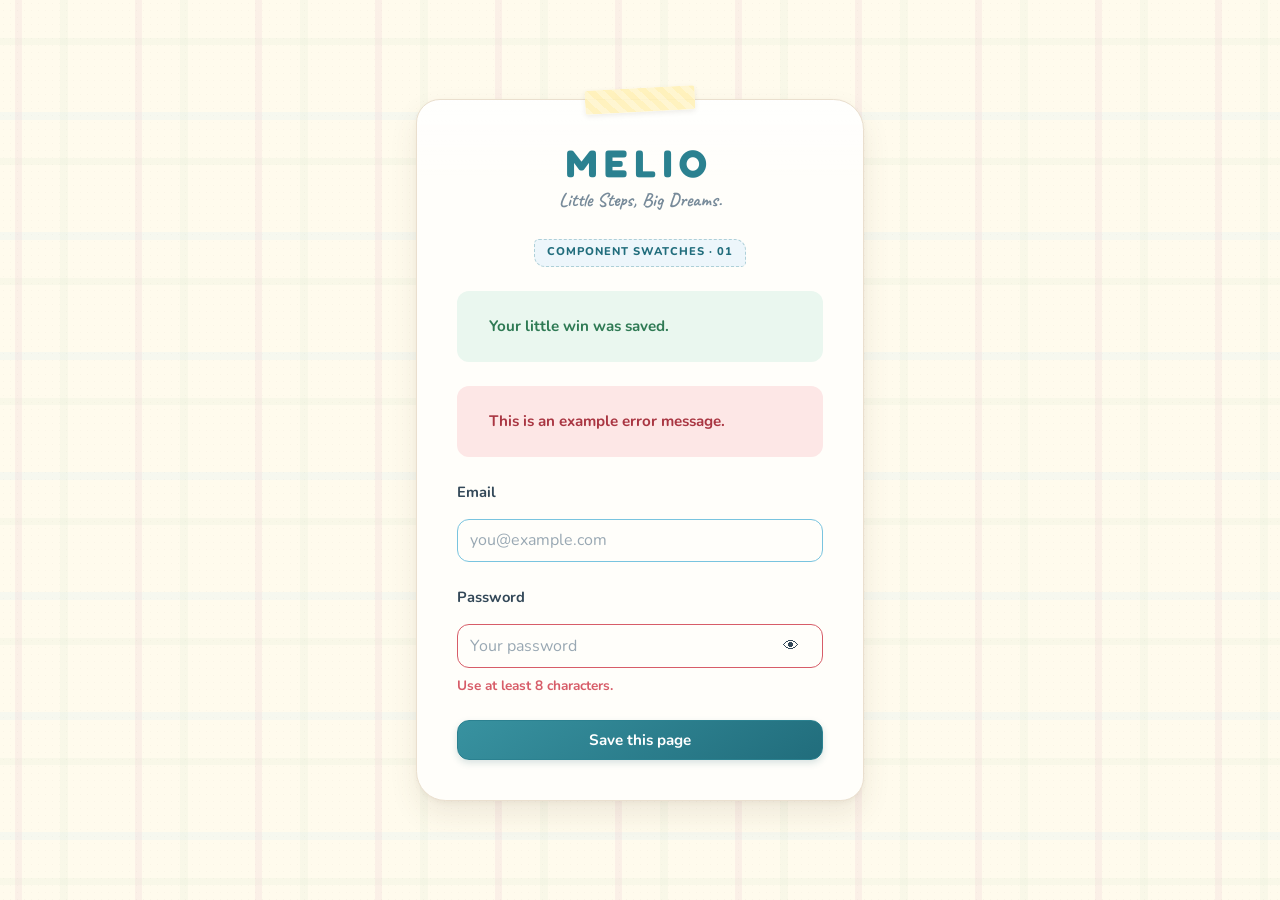
<file: frontend/preview.html>
<!DOCTYPE html>
<html lang="en">
<head>
  <meta charset="UTF-8">
  <meta name="viewport" content="width=device-width, initial-scale=1">
  <title>MELIO Component Preview</title>
  <link rel="preconnect" href="https://fonts.googleapis.com">
  <link rel="preconnect" href="https://fonts.gstatic.com" crossorigin>
  <link
    href="https://fonts.googleapis.com/css2?family=Caveat:wght@500;600;700&family=Fredoka:wght@500;600;700&family=Nunito:wght@400;600;700;800&display=swap"
    rel="stylesheet">
  <link rel="stylesheet" href="css/variables.css">
  <link rel="stylesheet" href="css/reset.css">
  <link rel="stylesheet" href="css/base.css">
  <link rel="stylesheet" href="css/components.css">
  <link rel="stylesheet" href="css/pages/preview.css">
</head>
<body class="preview-page">
  <main class="preview-card card card--taped">
    <h1 class="logo text-center">MELIO</h1>
    <p class="slogan text-center">Little Steps, Big Dreams.</p>

    <div class="preview-label">Component swatches · 01</div>
    <div class="alert alert-success" role="status">Your little win was saved.</div>
    <div class="alert alert-error" role="alert">This is an example error message.</div>

    <div class="form-group">
      <label class="form-label" for="email">Email</label>
      <input class="form-input" id="email" type="email" placeholder="you@example.com">
    </div>

    <div class="form-group">
      <label class="form-label" for="password">Password</label>
      <div class="input-wrap">
        <input class="form-input is-invalid" id="password" type="password" placeholder="Your password">
        <button class="toggle-password" type="button" aria-label="Show password">👁</button>
      </div>
      <p class="field-error">Use at least 8 characters.</p>
    </div>

    <button class="btn btn-primary btn-block" type="button">Save this page</button>
  </main>
</body>
</html>
</file>
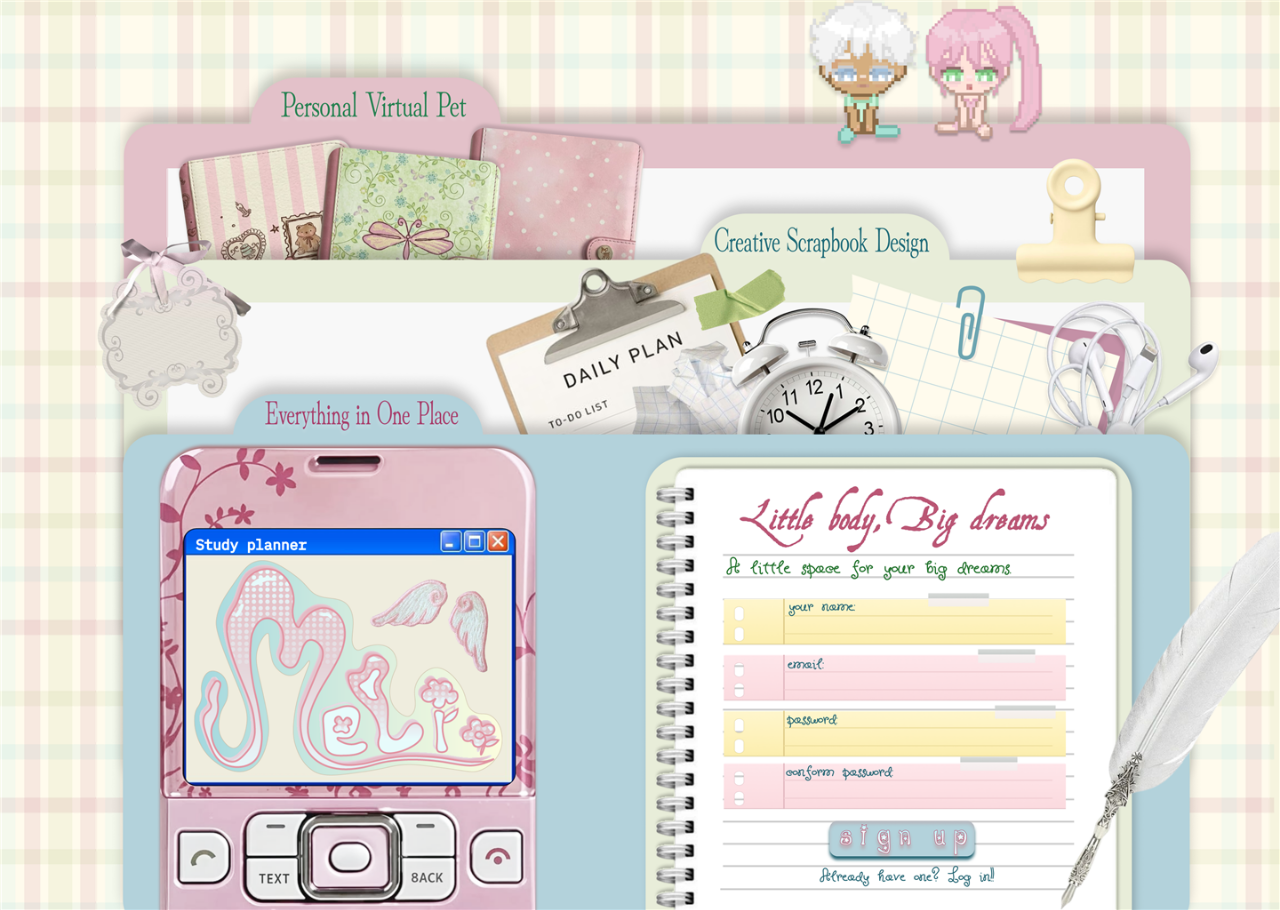
<file: frontend/register.html>
<!DOCTYPE html>
<html lang="en">
<head>
  <meta charset="UTF-8">
  <meta name="viewport" content="width=device-width, initial-scale=1">
  <meta name="theme-color" content="#fffbed">
  <title>Create an account | MELIO</title>

  <link rel="preconnect" href="https://fonts.googleapis.com">
  <link rel="preconnect" href="https://fonts.gstatic.com" crossorigin>
  <link
    href="https://fonts.googleapis.com/css2?family=Caveat:wght@500;600;700&family=Fredoka:wght@500;600;700&family=Nunito:wght@400;600;700;800&display=swap"
    rel="stylesheet">

  <link rel="stylesheet" href="css/variables.css">
  <link rel="stylesheet" href="css/reset.css">
  <link rel="stylesheet" href="css/base.css">
  <link rel="stylesheet" href="css/components.css">
  <link rel="stylesheet" href="css/auth.css">
</head>
<body class="auth-page auth-page--register auth-page--signup">
  <span class="deco deco-star deco-1" aria-hidden="true">✦</span>
  <span class="deco deco-star deco-2" aria-hidden="true">✧</span>
  <span class="deco deco-star deco-3" aria-hidden="true">✦</span>

  <main class="auth-layout">
    <aside class="auth-journal" aria-label="MELIO study journal">
      <span class="auth-journal__label">Your first page</span>
      <img class="auth-journal__logo" src="assets/images/logo1.png" alt="MELIO">
      <h2 class="auth-journal__title">Make room<br>for big dreams.</h2>
      <p class="auth-journal__copy">A little space to collect your ideas, goals and small wins.</p>
      <div class="auth-journal__pet" aria-hidden="true">
        <img src="assets/images/pet/dashboard pet2.png" alt="">
      </div>
      <p class="auth-journal__note">One page at a time</p>
    </aside>

    <section class="auth-container" aria-labelledby="register-title">
      <div class="card card--taped auth-card">
        <header class="auth-header">
          <p class="auth-eyebrow">A new chapter begins</p>
        </header>

        <h1 class="auth-title" id="register-title">Create your account</h1>
        <p class="text-soft auth-subtitle">Start your own little study journal.</p>

        <div id="form-error" class="alert alert-error" role="alert" hidden></div>
        <div id="form-success" class="alert alert-success" role="status" hidden></div>

        <form id="register-form" method="post" novalidate>
          <div class="form-group">
            <label class="form-label" for="display-name">Your name</label>
            <input class="form-input" type="text" id="display-name" name="displayName"
              placeholder="What should we call you?" autocomplete="name" required>
            <p class="field-error" id="name-error"></p>
          </div>

          <div class="form-group">
            <label class="form-label" for="register-email">Email</label>
            <input class="form-input" type="email" id="register-email" name="email"
              placeholder="you@example.com" autocomplete="email" required>
            <p class="field-error" id="email-error"></p>
          </div>

          <div class="form-group form-group--password">
            <label class="form-label" for="register-password">Password</label>
            <div class="input-wrap">
              <input class="form-input" type="password" id="register-password" name="password"
                placeholder="At least 8 characters" autocomplete="new-password" minlength="8" required>
              <button class="toggle-password" type="button" data-toggle-password="register-password"
                aria-label="Show password">👁</button>
            </div>
            <p class="field-error" id="password-error"></p>
          </div>

          <div class="form-group form-group--password">
            <label class="form-label" for="confirm-password">Confirm password</label>
            <div class="input-wrap">
              <input class="form-input" type="password" id="confirm-password" name="confirmPassword"
                placeholder="Type your password again" autocomplete="new-password" minlength="8" required>
              <button class="toggle-password" type="button" data-toggle-password="confirm-password"
                aria-label="Show password">👁</button>
            </div>
            <p class="field-error" id="confirm-password-error"></p>
          </div>

          <button class="btn btn-primary btn-block" type="submit">Create account</button>
        </form>

        <p class="auth-switch">Already have an account? <a href="login.html">Log in</a></p>
      </div>
    </section>
  </main>

  <script type="module" src="js/auth.js"></script>
</body>
</html>
</file>
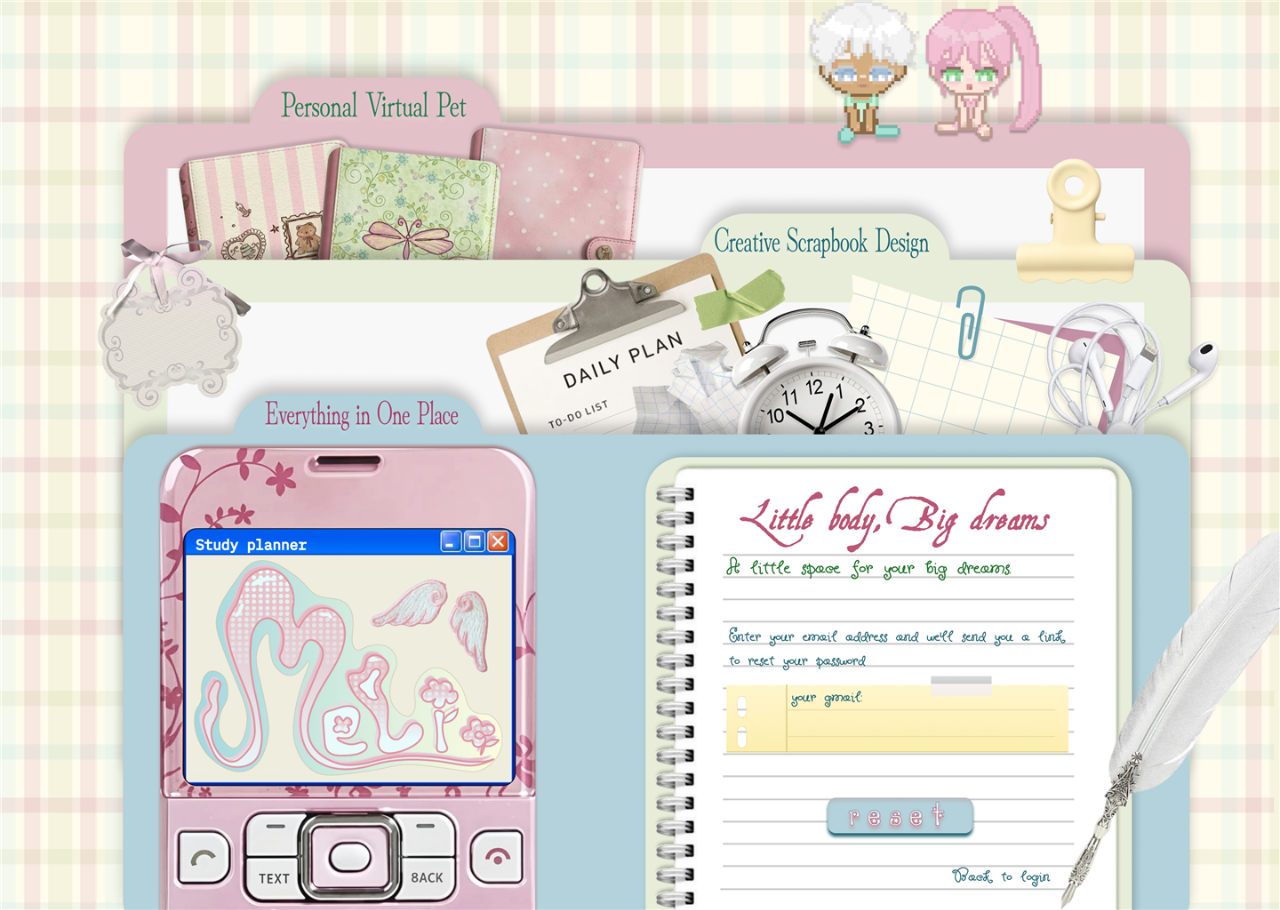
<file: frontend/reset-password.html>
<!DOCTYPE html>
<html lang="en">
<head>
  <meta charset="UTF-8">
  <meta name="viewport" content="width=device-width, initial-scale=1">
  <meta name="theme-color" content="#fffbed">
  <title>Reset password | MELIO</title>

  <link rel="preconnect" href="https://fonts.googleapis.com">
  <link rel="preconnect" href="https://fonts.gstatic.com" crossorigin>
  <link
    href="https://fonts.googleapis.com/css2?family=Caveat:wght@500;600;700&family=Fredoka:wght@500;600;700&family=Nunito:wght@400;600;700;800&display=swap"
    rel="stylesheet">

  <link rel="stylesheet" href="css/variables.css">
  <link rel="stylesheet" href="css/reset.css">
  <link rel="stylesheet" href="css/base.css">
  <link rel="stylesheet" href="css/components.css">
  <link rel="stylesheet" href="css/auth.css">
</head>
<body class="auth-page auth-page--reset">
  <main class="auth-layout">
    <aside class="auth-journal" aria-label="MELIO study journal">
      <span class="auth-journal__label">A fresh page awaits</span>
      <img class="auth-journal__logo" src="assets/images/logo1.png" alt="MELIO">
      <h2 class="auth-journal__title">Little steps.<br>Big dreams.</h2>
      <p class="auth-journal__copy">A cozy little corner for your next bright idea.</p>
      <div class="auth-journal__pet" aria-hidden="true">
        <img src="assets/images/pet/dashboard pet.png" alt="">
      </div>
      <p class="auth-journal__note">Today is a good day to begin</p>
    </aside>

    <section class="auth-container" aria-labelledby="reset-title">
      <div class="card card--taped auth-card">
        <header class="auth-header">
          <p class="auth-eyebrow">Your study journal · 01</p>
        </header>

        <h1 class="auth-title" id="reset-title">Reset your password</h1>
        <p class="text-soft auth-subtitle">Enter your email address and we’ll send you a link to reset your password.</p>

        <div id="form-error" class="alert alert-error" role="alert" hidden></div>
        <div id="form-success" class="alert alert-success" role="status" hidden></div>

        <form id="reset-password-form" method="post">
          <div class="form-group">
            <label class="form-label" for="reset-email">Email address</label>
            <input class="form-input" type="email" id="reset-email" name="email"
              placeholder="you@example.com" autocomplete="email" required>
            <p class="field-error" id="email-error"></p>
          </div>

          <button class="btn btn-primary btn-block" type="submit">Reset</button>
        </form>

        <p class="auth-switch"><a href="login.html">Back to login</a></p>
      </div>
    </section>
  </main>
</body>
</html>
</file>
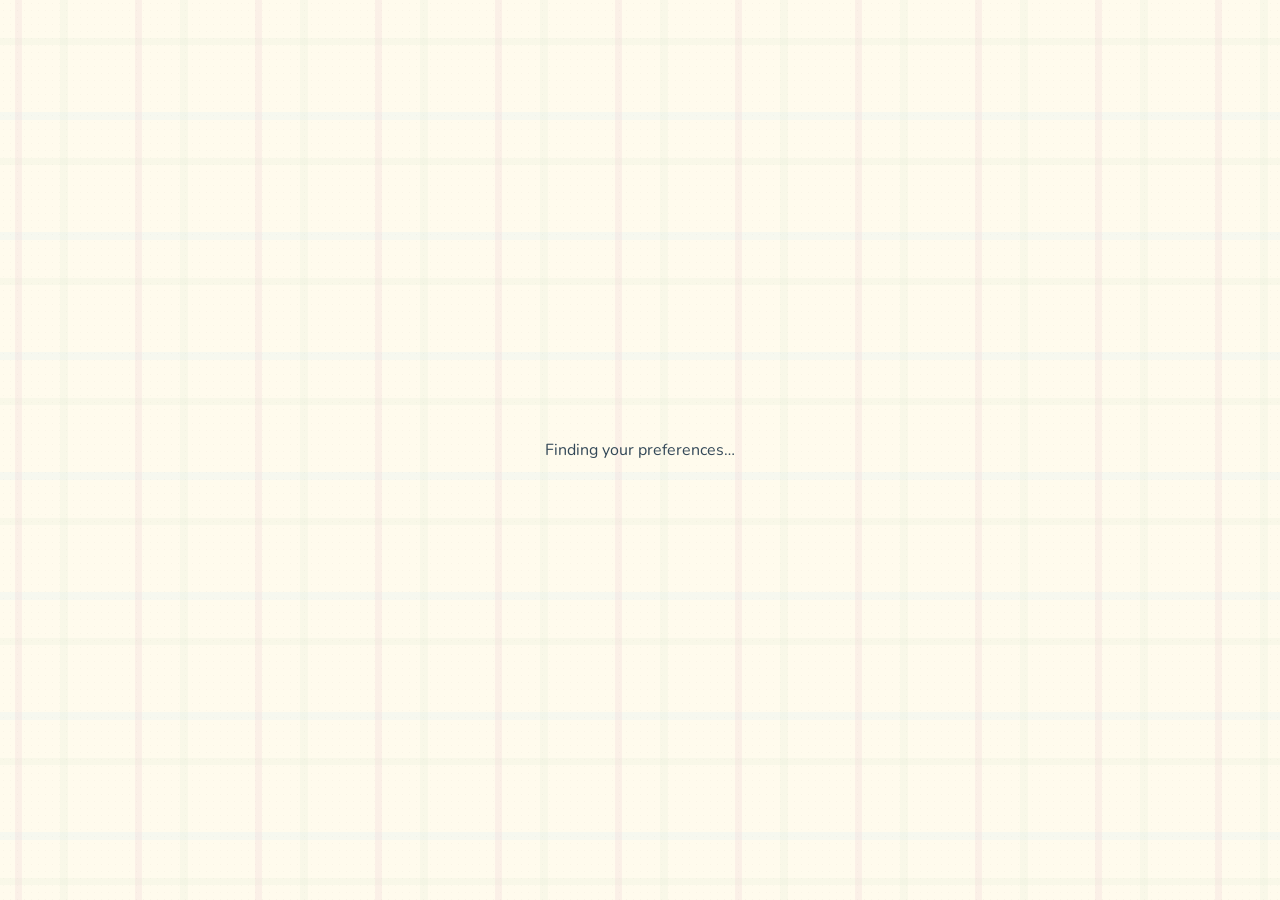
<file: frontend/settings.html>
<!DOCTYPE html>
<html lang="en">
<head>
  <meta charset="UTF-8">
  <meta name="viewport" content="width=device-width, initial-scale=1">
  <meta name="theme-color" content="#fffbed">
  <title>Settings | MELIO</title>
  <link rel="preconnect" href="https://fonts.googleapis.com">
  <link rel="preconnect" href="https://fonts.gstatic.com" crossorigin>
  <link
    href="https://fonts.googleapis.com/css2?family=Caveat:wght@500;600;700&family=Fredoka:wght@500;600;700&family=Nunito:wght@400;600;700;800&display=swap"
    rel="stylesheet">
  <link rel="stylesheet" href="css/variables.css">
  <link rel="stylesheet" href="css/reset.css">
  <link rel="stylesheet" href="css/base.css">
  <link rel="stylesheet" href="css/components.css">
  <link rel="stylesheet" href="css/layout.css">
  <link rel="stylesheet" href="css/pages/settings.css">
</head>
<body>
  <div id="app-root" aria-busy="true">
    <div class="app-loading" role="status">Finding your preferences…</div>
  </div>

  <template id="settings-template">
    <div class="settings-page">
      <header class="settings-heading">
        <div>
          <p class="page-heading__eyebrow">Make this space yours</p>
          <h1>Settings</h1>
          <p class="settings-heading__copy">A few little choices for a more comfortable study day.</p>
        </div>
        <span class="settings-heading__sticker" aria-hidden="true">✿</span>
      </header>

      <div class="settings-grid">
        <section class="settings-card card settings-card--profile" aria-labelledby="profile-title">
          <header class="settings-card__heading">
            <span class="settings-card__sticker settings-card__sticker--pink" aria-hidden="true">M</span>
            <div>
              <p class="page-heading__eyebrow">Your study nook</p>
              <h2 id="profile-title">Profile</h2>
            </div>
          </header>
          <form class="settings-form" data-profile-form>
            <label class="form-group">
              <span class="form-label">Display name</span>
              <input class="form-input" type="text" name="name" maxlength="40" autocomplete="name" required>
            </label>
            <label class="form-group">
              <span class="form-label">Email address</span>
              <input class="form-input" type="email" name="email" maxlength="120" autocomplete="email" placeholder="you@example.com">
            </label>
            <div class="settings-form__footer">
              <p class="settings-feedback" data-profile-feedback role="status" aria-live="polite"></p>
              <button class="btn btn-primary" type="submit">Save profile</button>
            </div>
          </form>
        </section>

        <section class="settings-card card settings-card--appearance" aria-labelledby="appearance-title">
          <header class="settings-card__heading">
            <span class="settings-card__sticker settings-card__sticker--blue" aria-hidden="true">✧</span>
            <div>
              <p class="page-heading__eyebrow">A page that feels right</p>
              <h2 id="appearance-title">Appearance</h2>
            </div>
          </header>
          <form class="settings-form" data-appearance-form>
            <fieldset class="theme-fieldset">
              <legend class="form-label">Notebook color</legend>
              <div class="theme-options">
                <label class="theme-option">
                  <input type="radio" name="theme" value="paper">
                  <span class="theme-option__swatch theme-option__swatch--paper" aria-hidden="true"></span>
                  <span><strong>Warm paper</strong><small>Original MELIO palette</small></span>
                </label>
                <label class="theme-option">
                  <input type="radio" name="theme" value="rose">
                  <span class="theme-option__swatch theme-option__swatch--rose" aria-hidden="true"></span>
                  <span><strong>Rose garden</strong><small>Soft pink accents</small></span>
                </label>
                <label class="theme-option">
                  <input type="radio" name="theme" value="mint">
                  <span class="theme-option__swatch theme-option__swatch--mint" aria-hidden="true"></span>
                  <span><strong>Mint tea</strong><small>Fresh green accents</small></span>
                </label>
              </div>
            </fieldset>
            <label class="form-group settings-text-size">
              <span class="form-label">Interface text size</span>
              <select class="form-select" name="textSize">
                <option value="standard">Standard</option>
                <option value="large">Larger text</option>
              </select>
            </label>
            <label class="settings-toggle">
              <span>
                <strong>Reduce motion</strong>
                <small>Keep transitions and animations very subtle.</small>
              </span>
              <input type="checkbox" name="reduceMotion">
            </label>
            <div class="settings-form__footer">
              <p class="settings-feedback" data-appearance-feedback role="status" aria-live="polite"></p>
              <div class="settings-form__buttons">
                <button class="btn btn-secondary" type="button" data-reset-appearance>Reset</button>
                <button class="btn btn-primary" type="submit">Save appearance</button>
              </div>
            </div>
          </form>
        </section>

        <section class="settings-card card settings-card--notifications" aria-labelledby="notifications-title">
          <header class="settings-card__heading">
            <span class="settings-card__sticker settings-card__sticker--yellow" aria-hidden="true">♡</span>
            <div>
              <p class="page-heading__eyebrow">Only the useful nudges</p>
              <h2 id="notifications-title">Reminders</h2>
            </div>
          </header>
          <form class="settings-form" data-notifications-form>
            <label class="settings-toggle">
              <span>
                <strong>Task due dates</strong>
                <small>A gentle reminder when an assignment is coming up.</small>
              </span>
              <input type="checkbox" name="taskReminders">
            </label>
            <label class="settings-toggle">
              <span>
                <strong>Study nudges</strong>
                <small>Occasional encouragement to begin a focus session.</small>
              </span>
              <input type="checkbox" name="studyNudges">
            </label>
            <label class="settings-toggle">
              <span>
                <strong>Pet &amp; reward updates</strong>
                <small>Let me know when Mochi earns a new keepsake.</small>
              </span>
              <input type="checkbox" name="rewardUpdates">
            </label>
            <div class="settings-form__footer">
              <p class="settings-feedback" data-notifications-feedback role="status" aria-live="polite"></p>
              <button class="btn btn-primary" type="submit">Save reminders</button>
            </div>
          </form>
        </section>

        <aside class="settings-note card">
          <span class="settings-note__clip" aria-hidden="true"></span>
          <p class="paper-label">A little note</p>
          <p>Your profile and preferences are saved in this browser for now. Reminder delivery and account sync are not connected in this frontend-only phase.</p>
        </aside>
      </div>
    </div>
  </template>

  <script type="module" src="js/pages/settings.js"></script>
</body>
</html>
</file>
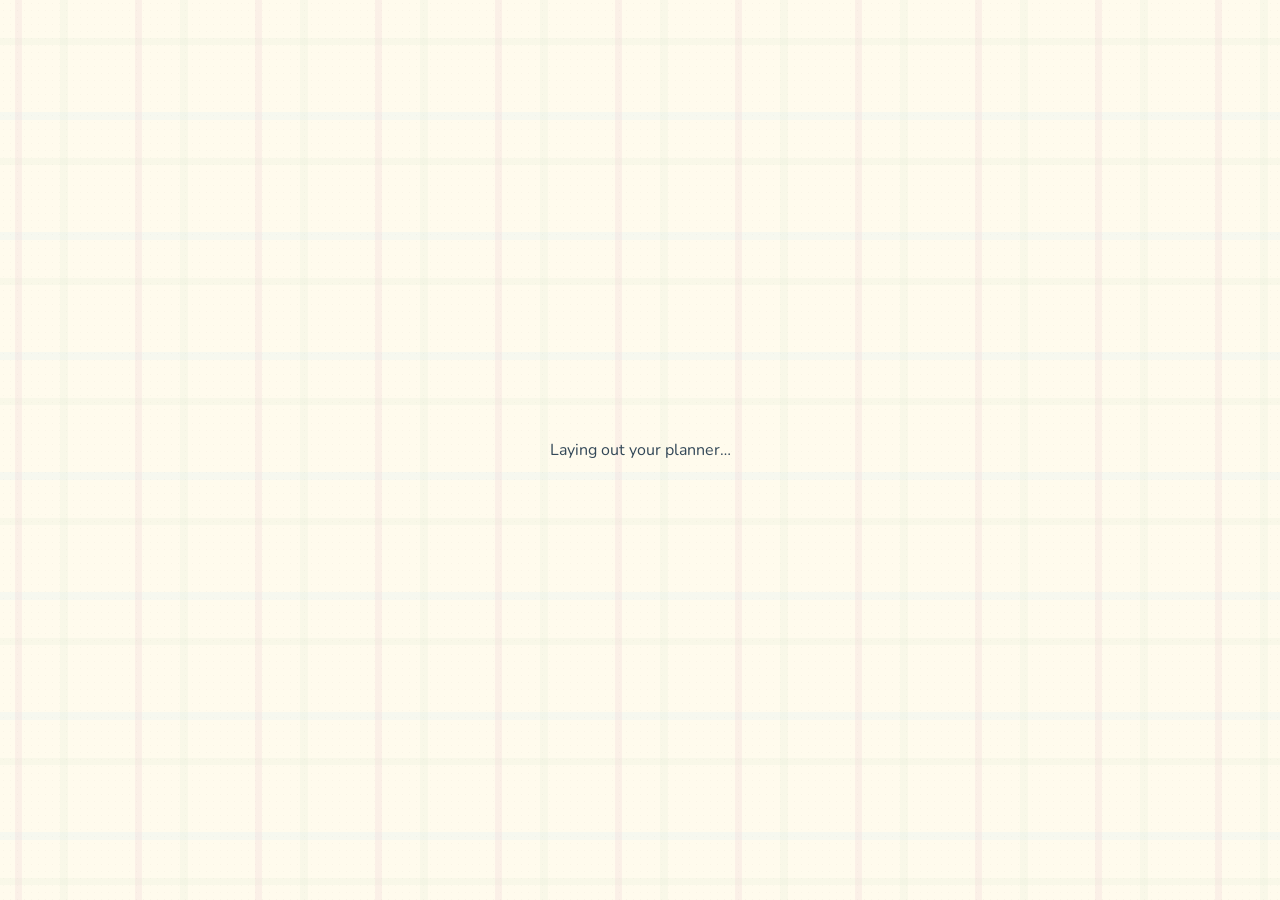
<file: frontend/tasks.html>
<!DOCTYPE html>
<html lang="en">
<head>
  <meta charset="UTF-8">
  <meta name="viewport" content="width=device-width, initial-scale=1">
  <meta name="theme-color" content="#fffbed">
  <title>Tasks | MELIO</title>
  <link rel="preconnect" href="https://fonts.googleapis.com">
  <link rel="preconnect" href="https://fonts.gstatic.com" crossorigin>
  <link
    href="https://fonts.googleapis.com/css2?family=Caveat:wght@500;600;700&family=Fredoka:wght@500;600;700&family=Nunito:wght@400;600;700;800&display=swap"
    rel="stylesheet">
  <link rel="stylesheet" href="css/variables.css">
  <link rel="stylesheet" href="css/reset.css">
  <link rel="stylesheet" href="css/base.css">
  <link rel="stylesheet" href="css/components.css">
  <link rel="stylesheet" href="css/layout.css">
  <link rel="stylesheet" href="css/pages/tasks.css">
</head>
<body>
  <div id="app-root" aria-busy="true">
    <div class="app-loading" role="status">Laying out your planner…</div>
  </div>

  <template id="tasks-template">
    <div class="tasks-page">
      <header class="tasks-heading">
        <div>
          <p class="page-heading__eyebrow">Main / Assignments</p>
          <h1>Tasks</h1>
          <div class="task-summary" aria-label="Task summary">
            <span><strong data-open-count>0</strong> to do</span>
            <span><strong data-complete-count>0</strong> complete</span>
            <span class="task-summary__overdue"><strong data-overdue-count>0</strong> overdue</span>
          </div>
        </div>
        <button class="btn btn-primary" type="button" data-new-task>
          <span aria-hidden="true">＋</span> New task
        </button>
      </header>

      <section class="task-category-strip" aria-label="Task categories">
        <span class="task-category-strip__label">Subjects</span>
        <div class="task-category-chips" data-category-chips></div>
      </section>

      <section class="task-toolbar" aria-label="Search and filter tasks">
        <label class="task-search">
          <span class="visually-hidden">Search tasks</span>
          <span aria-hidden="true">⌕</span>
          <input class="form-input" type="search" placeholder="Search assignments…" data-task-search>
        </label>
        <label>
          <span class="visually-hidden">Filter by category</span>
          <select class="form-select" data-category-filter>
            <option value="all">All subjects</option>
            <option>Programming</option>
            <option>Mathematics</option>
            <option>English</option>
            <option>Database Systems</option>
            <option>Computer Networks</option>
            <option>Personal</option>
            <option>Other</option>
          </select>
        </label>
        <label>
          <span class="visually-hidden">Filter by status</span>
          <select class="form-select" data-status-filter>
            <option value="all">All tasks</option>
            <option value="todo">To do</option>
            <option value="today">Due today</option>
            <option value="upcoming">Upcoming</option>
            <option value="completed">Completed</option>
          </select>
        </label>
        <label>
          <span class="visually-hidden">Filter by priority</span>
          <select class="form-select" data-priority-filter>
            <option value="all">All priorities</option>
            <option value="high">High priority</option>
            <option value="medium">Medium priority</option>
            <option value="low">Low priority</option>
          </select>
        </label>
      </section>

      <section class="task-board" aria-label="Your task planner">
        <div data-task-groups></div>
        <div class="tasks-empty" data-tasks-empty hidden>
          <span aria-hidden="true">☷</span>
          <h2>No tasks match these filters</h2>
          <p>Try a different search or add a new task to your planner.</p>
        </div>
      </section>

      <dialog class="task-dialog card" data-task-dialog aria-labelledby="task-dialog-title">
        <form class="task-form" data-task-form>
          <header class="task-dialog__heading">
            <div>
              <p class="page-heading__eyebrow">A small step for today</p>
              <h2 id="task-dialog-title" data-task-dialog-title>New task</h2>
            </div>
            <button class="icon-button" type="button" data-close-task aria-label="Close task editor">×</button>
          </header>
          <label class="form-group">
            <span class="form-label">Task</span>
            <input class="form-input" name="title" maxlength="120" required placeholder="What would you like to finish?">
          </label>
          <label class="form-group">
            <span class="form-label">A little more detail <span class="task-form__optional">(optional)</span></span>
            <textarea class="form-input task-form__description" name="description" maxlength="500"
              placeholder="Add a note to help future-you…"></textarea>
          </label>
          <div class="task-form__row">
            <label class="form-group">
              <span class="form-label">Subject</span>
              <select class="form-select" name="category">
                <option>Programming</option>
                <option>Mathematics</option>
                <option>English</option>
                <option>Database Systems</option>
                <option>Computer Networks</option>
                <option>Personal</option>
                <option>Other</option>
              </select>
            </label>
            <label class="form-group">
              <span class="form-label">Priority</span>
              <select class="form-select" name="priority">
                <option value="low">Low</option>
                <option value="medium">Medium</option>
                <option value="high">High</option>
              </select>
            </label>
          </div>
          <label class="form-group">
            <span class="form-label">Due date <span class="task-form__optional">(optional)</span></span>
            <input class="form-input" type="date" name="dueDate">
          </label>
          <div class="task-form__actions">
            <button class="btn btn-secondary" type="button" data-close-task>Cancel</button>
            <button class="btn btn-primary" type="submit">Save task</button>
          </div>
        </form>
      </dialog>
    </div>
  </template>

  <script type="module" src="js/pages/tasks.js"></script>
</body>
</html>
</file>
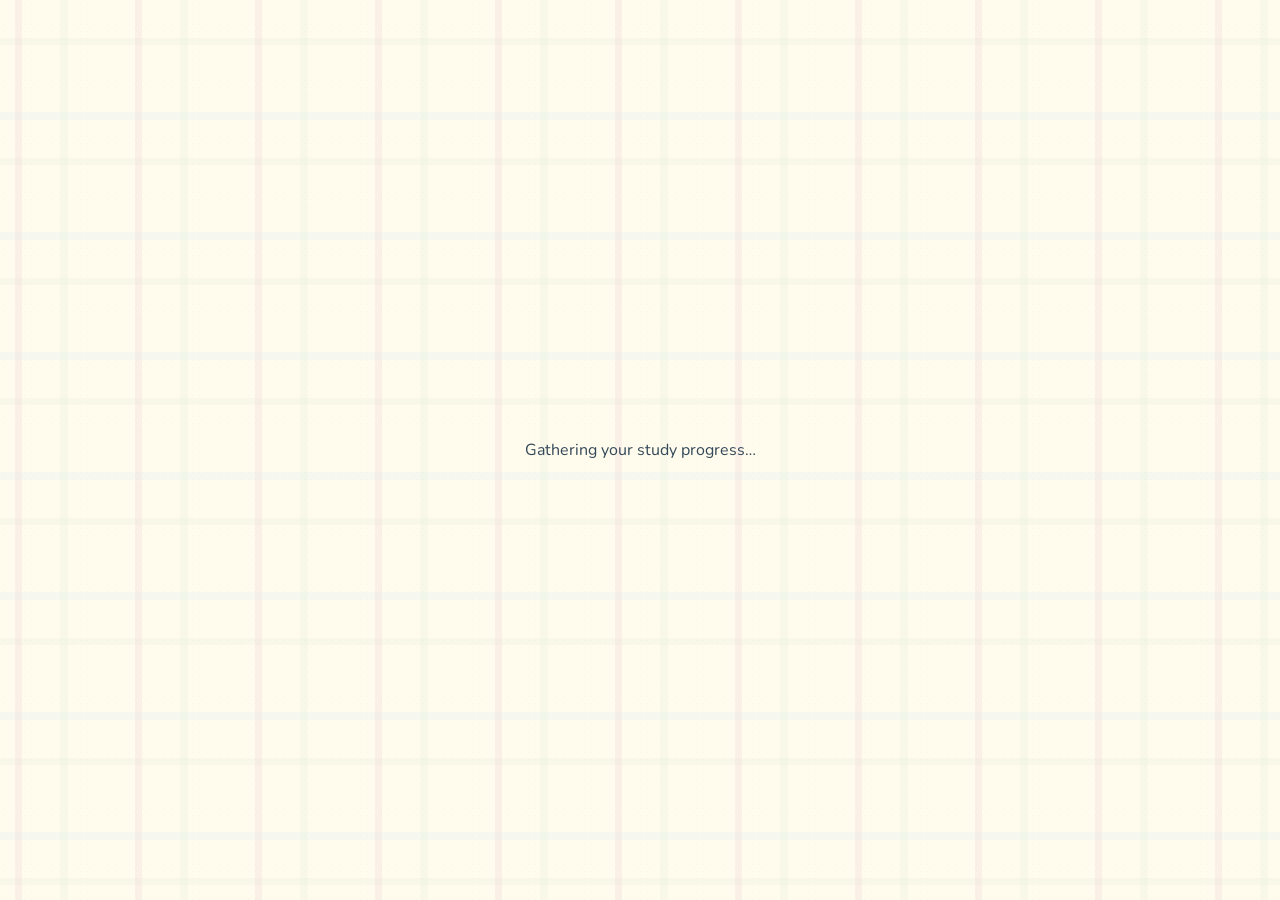
<file: frontend/tracking.html>
<!DOCTYPE html>
<html lang="en">
<head>
  <meta charset="UTF-8">
  <meta name="viewport" content="width=device-width, initial-scale=1">
  <meta name="theme-color" content="#fffbed">
  <title>Study Tracking | MELIO</title>
  <link rel="preconnect" href="https://fonts.googleapis.com">
  <link rel="preconnect" href="https://fonts.gstatic.com" crossorigin>
  <link
    href="https://fonts.googleapis.com/css2?family=Caveat:wght@500;600;700&family=Fredoka:wght@500;600;700&family=Nunito:wght@400;600;700;800&display=swap"
    rel="stylesheet">
  <link rel="stylesheet" href="css/variables.css">
  <link rel="stylesheet" href="css/reset.css">
  <link rel="stylesheet" href="css/base.css">
  <link rel="stylesheet" href="css/components.css">
  <link rel="stylesheet" href="css/layout.css">
  <link rel="stylesheet" href="css/pages/tracking.css">
</head>
<body>
  <div id="app-root" aria-busy="true">
    <div class="app-loading" role="status">Gathering your study progress…</div>
  </div>

  <template id="tracking-template">
    <div class="tracking-page">
      <header class="tracking-heading">
        <div>
          <p class="page-heading__eyebrow">Main / Your progress</p>
          <h1>Study Tracking</h1>
        </div>
        <a class="btn btn-primary" href="pomodoro.html">◷ Study now</a>
      </header>

      <section class="tracking-controls" aria-label="Study tracking controls">
        <div class="tracking-period" role="group" aria-label="Select reporting period">
          <button class="tracking-period__button" type="button" data-period="7" aria-pressed="true">7 days</button>
          <button class="tracking-period__button" type="button" data-period="30" aria-pressed="false">30 days</button>
        </div>
        <label class="tracking-subject">
          <span class="visually-hidden">Filter by subject</span>
          <select class="form-select" data-subject-filter>
            <option value="all">All subjects</option>
            <option>Programming</option>
            <option>Mathematics</option>
            <option>English</option>
            <option>Database Systems</option>
            <option>Computer Networks</option>
            <option>Other</option>
          </select>
        </label>
      </section>

      <section class="tracking-stats" aria-label="Study summary">
        <article class="tracking-stat">
          <span class="tracking-stat__label">◷ Study time</span>
          <strong class="tracking-stat__value" data-total-time>0 min</strong>
        </article>
        <article class="tracking-stat">
          <span class="tracking-stat__label">✦ Focus sessions</span>
          <strong class="tracking-stat__value" data-session-total>0</strong>
        </article>
        <article class="tracking-stat">
          <span class="tracking-stat__label">♨ Active days</span>
          <strong class="tracking-stat__value" data-active-days>0</strong>
        </article>
        <form class="tracking-goal" data-goal-form>
          <label class="tracking-stat__label" for="daily-study-goal">▥ Daily goal</label>
          <div class="tracking-goal__controls">
            <input class="tracking-goal__input" id="daily-study-goal" name="dailyGoal" type="number" min="5" max="720" step="5" required>
            <span>min</span>
            <button type="submit" class="tracking-goal__save">Save</button>
          </div>
          <span class="visually-hidden" data-goal-feedback role="status" aria-live="polite"></span>
        </form>
      </section>

      <section class="tracking-chart card" aria-labelledby="activity-title">
        <header class="tracking-section-heading">
          <div>
            <p class="page-heading__eyebrow">A gentle look back</p>
            <h2 id="activity-title">One day at a time</h2>
          </div>
          <span class="tracking-chart__caption">Daily totals · UTC</span>
        </header>
        <ol class="activity-chart" data-activity-chart aria-label="Daily study time"></ol>
        <p class="tracking-empty" data-chart-empty hidden>No study time recorded in this period yet.</p>
      </section>

      <div class="tracking-details">
        <section class="subject-breakdown card" aria-labelledby="subject-breakdown-title">
          <header class="tracking-section-heading">
            <div>
              <p class="page-heading__eyebrow">Little by little</p>
              <h2 id="subject-breakdown-title">By subject</h2>
            </div>
            <span class="subject-breakdown__flower" aria-hidden="true">✿</span>
          </header>
          <ul class="subject-list" data-subject-list></ul>
          <p class="tracking-empty" data-subject-empty hidden>No subject time in this period.</p>
        </section>

        <section class="session-journal card" aria-labelledby="session-journal-title">
          <header class="tracking-section-heading">
            <div>
              <p class="page-heading__eyebrow">Every small win</p>
              <h2 id="session-journal-title">Session journal</h2>
            </div>
            <span class="session-journal__sparkle" aria-hidden="true">✦</span>
          </header>
          <ol class="tracking-session-list" data-session-list></ol>
          <p class="tracking-empty" data-session-empty hidden>No sessions in this period. Start a focus timer to add one.</p>
        </section>
      </div>
    </div>
  </template>

  <script type="module" src="js/pages/tracking.js"></script>
</body>
</html>
</file>
<file: frontend/css/variables.css>
:root {
  color-scheme: light;

  --color-cream: #fffbed;
  --color-surface: #fffefa;
  --color-surface-soft: #fff8f1;
  --color-paper: #fffaf2;
  --color-paper-shadow: #f3eadc;
  --color-ink: #334858;
  --color-ink-muted: #788b9a;
  --color-primary: #2b8190;
  --color-primary-hover: #216d7c;
  --color-primary-soft: #dceff2;
  --color-border: #eadfce;
  --color-border-strong: #d8cdbd;
  --color-focus: #79c4df;
  --color-rule: rgba(112, 183, 205, 0.2);
  --color-margin-rule: rgba(240, 142, 174, 0.32);
  --color-pink: #f7c5d8;
  --color-pink-soft: #fcebf1;
  --color-mint: #ccebd9;
  --color-mint-soft: #eaf7ef;
  --color-lavender: #ded3f4;
  --color-blue: #c5e5f4;
  --color-blue-soft: #edf6fb;
  --color-peach: #ffddc6;
  --color-yellow: #fff0b5;
  --color-success: #62bb91;
  --color-danger: #d75c68;
  --color-error-soft: #fde7e6;

  --font-display: "Fredoka", "Trebuchet MS", sans-serif;
  --font-body: "Nunito", "Segoe UI", sans-serif;
  --font-hand: "Caveat", "Comic Sans MS", cursive;

  --space-1: 0.5rem;
  --space-2: 1rem;
  --space-3: 1.5rem;
  --space-4: 2rem;
  --space-5: 2.5rem;
  --space-6: 3rem;
  --space-8: 4rem;

  --radius-xs: 0.5rem;
  --radius-sm: 0.75rem;
  --radius-md: 1.25rem;
  --radius-lg: 1.75rem;
  --radius-xl: 2rem;
  --radius-pill: 999px;

  --shadow-card: 0 4px 14px rgba(100, 79, 63, 0.08);
  --shadow-raised: 0 8px 22px rgba(100, 79, 63, 0.12);
  --shadow-paper: 0 14px 28px rgba(100, 79, 63, 0.1), 0 2px 5px rgba(100, 79, 63, 0.05);
  --shadow-tape: 0 2px 5px rgba(90, 76, 62, 0.1);
  --shadow-sidebar: 0 4px 10px rgba(170, 83, 91, 0.2);
  --shadow-button: 0 3px 7px rgba(40, 100, 111, 0.18);

  --sidebar-width: 13.75rem;
  --sidebar-collapsed-width: 3.5rem;
  --shell-gap: 1rem;
  --page-gutter: clamp(1rem, 2vw, 1.75rem);
  --header-height: 4.5rem;

  --duration-fast: 140ms;
  --duration-normal: 220ms;
  --ease-standard: cubic-bezier(0.2, 0, 0, 1);

  /* Compatibility aliases for the existing auth styles. */
  --cream: var(--color-cream);
  --ivory: var(--color-surface);
  --pink: var(--color-pink);
  --blue: var(--color-blue);
  --lavender: var(--color-lavender);
  --mint: var(--color-mint);
  --yellow: var(--color-yellow);
  --peach: var(--color-peach);
  --accent: #d45c8a;
  --accent-dark: #b8466f;
  --accent-soft: #fde4ee;
  --ink: var(--color-ink);
  --ink-soft: var(--color-ink-muted);
  --success-bg: #dff4e8;
  --success-text: #2f7a54;
  --error-bg: var(--color-error-soft);
  --error-text: #b23a3a;
  --font-heading: var(--font-display);
  --shadow-soft: var(--shadow-card);
}

:root[data-color-theme="rose"] {
  --color-cream: #fff8f8;
  --color-surface-soft: #fff1f4;
  --color-paper: #fffaf6;
  --color-primary: #a7597c;
  --color-primary-hover: #884461;
  --color-primary-soft: #f9e4ed;
  --color-focus: #dc93b1;
  --color-rule: rgba(192, 134, 160, 0.2);
}

:root[data-color-theme="mint"] {
  --color-cream: #f7fff9;
  --color-surface-soft: #effaf2;
  --color-paper: #fbfff8;
  --color-primary: #39846c;
  --color-primary-hover: #2b6b57;
  --color-primary-soft: #dcefe4;
  --color-focus: #83c4a4;
  --color-rule: rgba(100, 169, 135, 0.2);
}

html[data-text-size="large"] {
  font-size: 112.5%;
}

html[data-reduce-motion="true"] *,
html[data-reduce-motion="true"] *::before,
html[data-reduce-motion="true"] *::after {
  scroll-behavior: auto !important;
  animation-duration: 0.01ms !important;
  animation-iteration-count: 1 !important;
  transition-duration: 0.01ms !important;
}
</file>
<file: frontend/css/base.css>
body {
  color: var(--color-ink);
  background-color: var(--color-cream);
  background-image:
    radial-gradient(rgba(105, 92, 75, 0.035) 0.65px, transparent 0.75px),
    repeating-linear-gradient(
      90deg,
      transparent 0 15px,
      rgba(236, 202, 211, 0.22) 15px 22px,
      transparent 22px 60px,
      rgba(224, 235, 213, 0.2) 60px 68px,
      transparent 68px 120px
    ),
    repeating-linear-gradient(
      0deg,
      transparent 0 15px,
      rgba(224, 235, 213, 0.2) 15px 22px,
      transparent 22px 60px,
      rgba(219, 238, 245, 0.24) 60px 68px,
      transparent 68px 120px
    );
  background-size: 7px 7px, auto, auto;
  background-attachment: fixed;
  font-family: var(--font-body);
  font-size: 1rem;
  line-height: 1.5;
  -webkit-font-smoothing: antialiased;
  text-rendering: optimizeLegibility;
}

h1,
h2,
h3,
h4,
p {
  margin: 0;
}

h1,
h2,
h3,
h4 {
  color: var(--color-ink);
  font-family: var(--font-display);
  font-weight: 600;
  line-height: 1.2;
}

.logo {
  margin: 0;
  color: #d45c8a;
  font-family: var(--font-display);
  font-size: 2.4rem;
  font-weight: 700;
  letter-spacing: 0.18em;
}

.slogan {
  margin: 0;
  color: var(--color-ink-muted);
  font-family: var(--font-hand);
  font-size: 1.2rem;
  font-weight: 700;
}

a {
  color: var(--color-primary);
  text-decoration: none;
}

a:hover {
  color: var(--color-primary-hover);
}

button {
  color: inherit;
}

:focus-visible {
  outline: 3px solid var(--color-focus);
  outline-offset: 3px;
}

.text-soft {
  color: var(--color-ink-muted);
}

.text-center {
  text-align: center;
}

.visually-hidden {
  position: absolute !important;
  width: 1px !important;
  height: 1px !important;
  padding: 0 !important;
  overflow: hidden !important;
  clip: rect(0, 0, 0, 0) !important;
  white-space: nowrap !important;
  border: 0 !important;
}

.skip-link {
  position: fixed;
  z-index: 100;
  top: var(--space-3);
  left: var(--space-3);
  padding: var(--space-3) var(--space-4);
  transform: translateY(-160%);
  border-radius: var(--radius-sm);
  color: #fff;
  background: var(--color-primary);
}

.skip-link:focus {
  transform: translateY(0);
}

@media (prefers-reduced-motion: reduce) {
  *,
  *::before,
  *::after {
    scroll-behavior: auto !important;
    animation-duration: 0.01ms !important;
    animation-iteration-count: 1 !important;
    transition-duration: 0.01ms !important;
  }
}

@keyframes buddy-float {
  0%,
  100% {
    transform: translateY(0);
  }

  50% {
    transform: translateY(-0.35rem);
  }
}
</file>
<file: frontend/css/components.css>
.card,
.dashboard-card {
  min-width: 0;
  border: 1px solid var(--color-border);
  border-radius: var(--radius-lg);
  background: var(--color-surface);
  box-shadow: var(--shadow-paper);
}

.card {
  position: relative;
  padding: var(--space-4);
  background-image: linear-gradient(180deg, rgba(255, 255, 255, 0.72), transparent 5rem);
}

.card--taped::before {
  position: absolute;
  top: -0.75rem;
  left: 50%;
  width: 6.875rem;
  height: 1.5rem;
  border-radius: 0.2rem;
  background: rgba(255, 240, 181, 0.86);
  box-shadow: var(--shadow-tape);
  background-image: repeating-linear-gradient(
    45deg,
    rgba(255, 255, 255, 0.3) 0 6px,
    transparent 6px 12px
  );
  content: "";
  transform: translateX(-50%) rotate(-3deg);
}

.btn {
  display: inline-flex;
  min-height: 2.5rem;
  align-items: center;
  justify-content: center;
  gap: var(--space-2);
  padding: 0.55rem 1rem;
  border: 1px solid transparent;
  border-radius: var(--radius-sm);
  background: transparent;
  color: var(--color-ink);
  font-family: var(--font-body);
  font-size: 0.95rem;
  font-weight: 700;
  line-height: 1.2;
  text-align: center;
  text-decoration: none;
  transition:
    background-color var(--duration-fast) var(--ease-standard),
    border-color var(--duration-fast) var(--ease-standard),
    box-shadow var(--duration-fast) var(--ease-standard),
    transform var(--duration-fast) var(--ease-standard);
}

.btn:hover {
  text-decoration: none;
  transform: translateY(-1px);
}

.btn:active {
  transform: translateY(0);
}

.btn:disabled {
  cursor: not-allowed;
  opacity: 0.58;
  transform: none;
}

.btn-primary {
  border-color: var(--color-primary);
  background: linear-gradient(145deg, #3892a0, var(--color-primary-hover));
  box-shadow: var(--shadow-button);
  color: #fff;
}

.btn-primary:hover {
  border-color: var(--color-primary-hover);
  background: linear-gradient(145deg, var(--color-primary), var(--color-primary-hover));
  color: #fff;
}

.btn-secondary {
  border-color: var(--color-border);
  background: var(--color-surface);
}

.btn-secondary:hover {
  border-color: var(--color-border-strong);
  background: var(--color-surface-soft);
}

.btn-soft {
  border-color: transparent;
  background: var(--color-primary-soft);
  color: var(--color-primary-hover);
}

.btn-block {
  width: 100%;
}

.btn-small {
  min-height: 2rem;
  padding: 0.4rem 0.75rem;
  font-size: 0.85rem;
}

.icon-button {
  display: inline-grid;
  width: 2.5rem;
  height: 2.5rem;
  flex: 0 0 auto;
  place-items: center;
  padding: 0;
  border: 1px solid var(--color-border);
  border-radius: var(--radius-pill);
  background: var(--color-surface);
  color: var(--color-primary);
  transition:
    background-color var(--duration-fast) var(--ease-standard),
    border-color var(--duration-fast) var(--ease-standard);
}

.icon-button:hover {
  border-color: var(--color-primary-soft);
  background: var(--color-primary-soft);
}

.icon-button svg {
  width: 1.15rem;
  height: 1.15rem;
}

.form-group {
  margin-bottom: var(--space-3);
}

.form-label {
  display: block;
  margin-bottom: var(--space-2);
  color: var(--color-ink);
  font-size: 0.92rem;
  font-weight: 700;
}

.form-input,
.form-select {
  width: 100%;
  min-height: 2.5rem;
  padding: 0.55rem 0.75rem;
  border: 1px solid var(--color-focus);
  border-radius: var(--radius-sm);
  background: var(--color-surface);
  color: var(--color-ink);
  transition:
    border-color var(--duration-fast) var(--ease-standard),
    box-shadow var(--duration-fast) var(--ease-standard);
}

.form-input::placeholder {
  color: #99a8b3;
}

.form-input:focus,
.form-select:focus {
  border-color: var(--color-primary);
  outline: none;
  box-shadow: 0 0 0 3px var(--color-primary-soft);
}

.form-input.is-invalid {
  border-color: var(--color-danger);
}

.field-error {
  min-height: 1.2em;
  margin-top: var(--space-1);
  color: var(--color-danger);
  font-size: 0.85rem;
  font-weight: 700;
}

.input-wrap {
  position: relative;
}

.input-wrap .form-input {
  padding-right: 3rem;
}

.toggle-password {
  position: absolute;
  top: 50%;
  right: var(--space-2);
  padding: var(--space-1);
  transform: translateY(-50%);
  border: 0;
  border-radius: var(--radius-xs);
  background: transparent;
}

.alert {
  margin-bottom: var(--space-3);
  padding: var(--space-3) var(--space-4);
  border-radius: var(--radius-sm);
  font-size: 0.95rem;
  font-weight: 700;
}

.alert[hidden] {
  display: none;
}

.alert-error {
  background: var(--color-error-soft);
  color: #a93642;
}

.alert-success {
  background: var(--color-mint-soft);
  color: #2f7a54;
}

.progress-track {
  width: 100%;
  height: 0.55rem;
  overflow: hidden;
  border-radius: var(--radius-pill);
  background: #eee9df;
}

.progress-track > span {
  display: block;
  width: var(--progress, 0%);
  height: 100%;
  border-radius: inherit;
  background: var(--progress-color, var(--color-primary));
}

.tag {
  display: inline-flex;
  min-height: 1.75rem;
  align-items: center;
  padding: 0.25rem 0.65rem;
  border-radius: var(--radius-sm);
  background: var(--color-blue);
  color: var(--color-ink);
  font-size: 0.78rem;
  font-weight: 700;
  white-space: nowrap;
}

.paper-label {
  display: inline-flex;
  min-height: 1.6rem;
  align-items: center;
  padding: 0.2rem 0.65rem;
  border: 1px dashed rgba(74, 120, 139, 0.24);
  border-radius: 0.35rem 0.65rem 0.35rem 0.65rem;
  background: var(--color-paper);
  color: var(--color-primary-hover);
  font-size: 0.7rem;
  font-weight: 800;
  letter-spacing: 0.08em;
  text-transform: uppercase;
}

.sticker-star {
  display: inline-grid;
  width: 2rem;
  aspect-ratio: 1;
  place-items: center;
  border: 2px solid rgba(255, 255, 255, 0.8);
  border-radius: 0.7rem;
  background: var(--color-pink);
  box-shadow: var(--shadow-tape);
  color: #fff;
  transform: rotate(-8deg);
}

@media (max-width: 480px) {
  .card {
    padding: var(--space-3);
  }
}
</file>
<file: frontend/css/layout.css>
.app-frame {
  --current-sidebar-width: var(--sidebar-width);
  display: grid;
  min-height: 100vh;
  grid-template-columns: calc(var(--current-sidebar-width) + 2rem) minmax(0, 1fr);
  transition: grid-template-columns var(--duration-normal) var(--ease-standard);
}

.app-frame[data-collapsed="true"] {
  --current-sidebar-width: var(--sidebar-collapsed-width);
}

.sidebar {
  position: fixed;
  z-index: 30;
  top: 1rem;
  bottom: 1rem;
  left: 1rem;
  display: flex;
  width: var(--current-sidebar-width);
  flex-direction: column;
  padding: var(--space-3);
  overflow: visible;
  border: 1px solid rgba(234, 223, 206, 0.9);
  border-radius: var(--radius-xl);
  background:
    linear-gradient(90deg, transparent 1.15rem, rgba(240, 142, 174, 0.16) 1.15rem 1.2rem, transparent 1.2rem),
    linear-gradient(180deg, #fffefa, #fffaf2);
  box-shadow: var(--shadow-sidebar);
  transition:
    width var(--duration-normal) var(--ease-standard),
    transform var(--duration-normal) var(--ease-standard);
}

.sidebar::before {
  position: absolute;
  z-index: 2;
  top: 0.65rem;
  left: 0.6rem;
  display: grid;
  width: 1.55rem;
  aspect-ratio: 1;
  place-items: center;
  background: var(--color-pink);
  clip-path: polygon(50% 0, 62% 38%, 100% 50%, 62% 62%, 50% 100%, 38% 62%, 0 50%, 38% 38%);
  filter: drop-shadow(0 2px 3px rgba(90, 76, 62, 0.15));
  content: "";
  transform: rotate(-8deg);
  pointer-events: none;
}

.sidebar::after {
  position: absolute;
  z-index: 3;
  top: 1.11rem;
  left: 1.05rem;
  width: 0.6rem;
  aspect-ratio: 1;
  background: #fff;
  clip-path: polygon(50% 0, 62% 38%, 100% 50%, 62% 62%, 50% 100%, 38% 62%, 0 50%, 38% 38%);
  content: "";
  pointer-events: none;
}

.sidebar__brand {
  display: flex;
  min-height: 4.5rem;
  align-items: center;
  justify-content: center;
  padding: 0 var(--space-2);
}

.sidebar__brand-link {
  display: block;
  width: 100%;
}

.sidebar__brand img {
  width: 8rem;
  max-height: 3.75rem;
  margin: 0 auto;
  object-fit: contain;
}

.sidebar__brand-mark {
  display: none;
  width: 2.5rem;
  height: 2.5rem;
  place-items: center;
  border-radius: var(--radius-sm);
  background: var(--color-pink);
  color: #fff;
}

.app-frame[data-collapsed="true"] .sidebar__brand img,
.app-frame[data-collapsed="true"] .sidebar__label,
.app-frame[data-collapsed="true"] .sidebar__profile-copy {
  display: none;
}

.app-frame[data-collapsed="true"] .sidebar__brand-mark {
  display: grid;
}

.app-frame[data-collapsed="true"] .sidebar__link,
.app-frame[data-collapsed="true"] .sidebar__settings {
  justify-content: center;
  padding-inline: 0;
}

.sidebar__collapse-icon {
  width: 1rem;
  height: 1rem;
}

.sidebar__collapse {
  position: absolute;
  z-index: 1;
  top: 4.35rem;
  right: -0.85rem;
  display: grid;
  width: 2rem;
  height: 2rem;
  place-items: center;
  padding: 0;
  border: 3px solid var(--color-surface);
  border-radius: var(--radius-pill);
  background: var(--color-pink-soft);
  color: var(--color-primary);
}

.sidebar__nav {
  min-height: 0;
  flex: 1 1 auto;
  margin-top: var(--space-3);
  overflow-y: auto;
}

.sidebar__list {
  display: grid;
  gap: var(--space-1);
  margin: 0;
  padding: 0;
  list-style: none;
}

.sidebar__link,
.sidebar__settings {
  display: flex;
  min-height: 2.5rem;
  align-items: center;
  gap: var(--space-3);
  padding: 0.5rem 0.65rem;
  border-radius: var(--radius-sm);
  color: var(--color-ink);
  font-size: 0.92rem;
  font-weight: 600;
  transition:
    background-color var(--duration-fast) var(--ease-standard),
    color var(--duration-fast) var(--ease-standard);
}

.sidebar__link:hover,
.sidebar__settings:hover {
  background: var(--color-surface-soft);
  color: var(--color-primary);
  transform: translateX(2px);
}

.sidebar__logout {
  width: 100%;
  min-height: 2.75rem;
  border: 0;
  background: transparent;
  text-align: left;
}

.sidebar__link[aria-current="page"] {
  background: var(--nav-active-bg, var(--color-primary-soft));
  box-shadow: inset 3px 0 var(--color-primary);
  color: var(--color-ink);
}

.sidebar__settings[aria-current="page"] {
  background: var(--color-pink-soft);
  box-shadow: inset 3px 0 var(--color-primary);
  color: var(--color-primary-hover);
}

.sidebar__link--dashboard {
  --nav-active-bg: var(--color-pink-soft);
}

.sidebar__link--pomodoro {
  --nav-active-bg: #d9f1f5;
}

.sidebar__link--library {
  --nav-active-bg: #f5e1fa;
}

.sidebar__link--notes {
  --nav-active-bg: #f1f8d7;
}

.sidebar__link--tracking {
  --nav-active-bg: #ffebcf;
}

.sidebar__link--pet {
  --nav-active-bg: var(--color-lavender);
}

.sidebar__link--tasks {
  --nav-active-bg: #c9efce;
}

.sidebar__icon {
  width: 1.25rem;
  height: 1.25rem;
  flex: 0 0 auto;
  color: #6f8796;
}

.sidebar__link[aria-current="page"] .sidebar__icon {
  color: var(--color-primary);
}

.sidebar__label {
  overflow: hidden;
  text-overflow: ellipsis;
  white-space: nowrap;
}

.sidebar__footer {
  display: grid;
  gap: var(--space-2);
  padding-top: var(--space-3);
}

.sidebar__profile {
  display: flex;
  min-width: 0;
  align-items: center;
  gap: var(--space-3);
  padding: var(--space-2) var(--space-1) 0.25rem;
  border-top: 1px dashed var(--color-border);
}

.sidebar__avatar {
  display: grid;
  width: 2.3rem;
  height: 2.3rem;
  flex: 0 0 auto;
  place-items: center;
  border-radius: var(--radius-pill);
  background: var(--color-lavender);
  color: var(--color-primary);
  font-weight: 800;
}

.sidebar__profile-copy {
  display: grid;
  min-width: 0;
  line-height: 1.25;
}

.sidebar__profile-copy span:first-child {
  color: var(--color-ink);
  font-weight: 700;
}

.sidebar__profile-copy span:last-child {
  color: var(--color-ink-muted);
  font-size: 0.75rem;
}

.sidebar__backdrop {
  display: none;
}

.app-main {
  grid-column: 2;
  min-width: 0;
  padding: 0 var(--page-gutter) var(--space-8) 0;
}

.app-header {
  position: sticky;
  z-index: 20;
  top: 0.5rem;
  display: flex;
  min-height: var(--header-height);
  align-items: center;
  gap: var(--space-3);
  margin: 0 0 var(--space-4);
  padding: 0 var(--space-4);
  border: 1px solid rgba(234, 223, 206, 0.42);
  border-radius: var(--radius-lg);
  background: rgba(255, 250, 241, 0.94);
  box-shadow: 0 3px 12px rgba(100, 79, 63, 0.05);
  backdrop-filter: blur(10px);
}

.app-header::before {
  position: absolute;
  top: -0.3rem;
  left: 61%;
  width: 3.3rem;
  height: 0.72rem;
  transform: rotate(-2deg);
  background: rgba(137, 201, 226, 0.56);
  box-shadow: var(--shadow-tape);
  content: "";
  pointer-events: none;
}

.header__menu-toggle {
  display: none;
}

.header__brand-copy {
  display: grid;
  line-height: 1.25;
}

.header__date {
  color: var(--color-ink-muted);
  font-size: 0.75rem;
}

.header__tagline {
  color: var(--color-primary);
  font-family: var(--font-hand);
  font-size: 1.25rem;
  font-weight: 700;
}

.header__search {
  position: relative;
  width: min(18rem, 30vw);
  margin-left: auto;
}

.header__search .form-input {
  min-height: 2.35rem;
  padding-left: 2.4rem;
  border-color: var(--color-border);
  border-radius: var(--radius-pill);
  font-size: 0.82rem;
}

.header__search-icon {
  position: absolute;
  top: 50%;
  left: 0.8rem;
  width: 1rem;
  height: 1rem;
  color: var(--color-ink-muted);
  transform: translateY(-50%);
  pointer-events: none;
}

.header__points {
  display: inline-flex;
  min-height: 2rem;
  align-items: center;
  gap: var(--space-1);
  padding: 0.25rem 0.75rem;
  border-radius: var(--radius-pill);
  background: var(--color-yellow);
  color: var(--color-ink);
  font-size: 0.8rem;
  font-weight: 800;
  white-space: nowrap;
  transform: rotate(1.5deg);
}

.header__points svg {
  width: 1rem;
  height: 1rem;
  color: #e8ad35;
}

.main-content {
  min-width: 0;
}

.app-loading,
.app-error {
  display: grid;
  min-height: 100vh;
  place-content: center;
  padding: var(--space-4);
  text-align: center;
}

.app-error {
  color: var(--color-danger);
}

.app-error__actions {
  display: flex;
  flex-wrap: wrap;
  justify-content: center;
  gap: var(--space-2);
}

@media (max-width: 900px) {
  .app-header {
    padding-inline: var(--space-3);
  }

  .header__search {
    width: min(14rem, 28vw);
  }
}

@media (max-width: 680px) {
  .app-frame,
  .app-frame[data-collapsed="true"] {
    display: block;
  }

  .sidebar {
    top: 0.5rem;
    bottom: 0.5rem;
    left: 0.5rem;
    width: min(var(--sidebar-width), calc(100vw - 3.5rem));
    transform: translateX(calc(-100% - 1rem));
  }

  .app-frame[data-mobile-open="true"] .sidebar {
    transform: translateX(0);
  }

  .app-frame[data-mobile-open="true"] .sidebar__backdrop {
    position: fixed;
    z-index: 25;
    inset: 0;
    display: block;
    border: 0;
    background: rgba(44, 58, 68, 0.3);
  }

  .app-frame[data-collapsed="true"] .sidebar__label,
  .app-frame[data-collapsed="true"] .sidebar__brand img,
  .app-frame[data-collapsed="true"] .sidebar__profile-copy {
    display: initial;
  }

  .app-frame[data-collapsed="true"] .sidebar__brand img {
    display: block;
  }

  .app-frame[data-collapsed="true"] .sidebar__brand-mark,
  .app-frame[data-collapsed="true"] .sidebar__collapse {
    display: none;
  }

  .app-frame[data-collapsed="true"] .sidebar__link,
  .app-frame[data-collapsed="true"] .sidebar__settings {
    justify-content: flex-start;
    padding-inline: 0.65rem;
  }

  .app-main {
    padding: 0 var(--space-3) var(--space-8);
  }

  .app-header {
    top: 0.35rem;
    min-height: 4rem;
    gap: var(--space-2);
    margin-bottom: var(--space-3);
  }

  .header__menu-toggle {
    display: inline-grid;
  }

  .header__brand-copy {
    margin-right: auto;
  }

  .header__search {
    display: none;
  }
}

@media (prefers-reduced-motion: reduce) {
  *,
  *::before,
  *::after {
    scroll-behavior: auto !important;
    transition-duration: 0.01ms !important;
  }
}
</file>
<file: frontend/css/pages/dashboard.css>
.dashboard-page {
  position: relative;
  display: grid;
  gap: clamp(1.25rem, 2vw, 1.75rem);
  isolation: isolate;
}

.dashboard-page::before {
  position: absolute;
  z-index: -1;
  inset: -0.3rem -0.45rem;
  border: 1px solid rgba(234, 223, 206, 0.8);
  border-radius: 1.7rem;
  background:
    radial-gradient(circle, rgba(133, 111, 87, 0.1) 0.65px, transparent 0.8px) 0 0 / 16px 16px,
    linear-gradient(145deg, rgba(255, 254, 250, 0.97), rgba(255, 250, 242, 0.94));
  box-shadow: 0 18px 34px rgba(100, 79, 63, 0.07), inset 0 0 0 4px rgba(255, 255, 255, 0.55);
  content: "";
  pointer-events: none;
}

.dashboard-welcome {
  position: relative;
  display: flex;
  min-height: 9.25rem;
  align-items: center;
  justify-content: space-between;
  gap: var(--space-4);
  padding: 1.25rem clamp(1.25rem, 2.5vw, 2rem) 1rem;
  border: 1px solid rgba(234, 223, 206, 0.9);
  border-left: 0.3rem solid #f1a9c1;
  border-radius: 0.8rem 1.6rem 1rem 1.25rem;
  background:
    linear-gradient(90deg, transparent 2.6rem, rgba(240, 142, 174, 0.2) 2.6rem 2.66rem, transparent 2.66rem),
    repeating-linear-gradient(180deg, transparent 0 2.15rem, rgba(112, 183, 205, 0.13) 2.15rem 2.2rem),
    linear-gradient(135deg, #fffefa, #fffaf1);
  box-shadow: 0 5px 0 rgba(230, 215, 193, 0.45), var(--shadow-paper);
}

.dashboard-welcome::before {
  position: absolute;
  top: -0.45rem;
  left: 16%;
  width: 5.2rem;
  height: 1.05rem;
  transform: rotate(-2deg);
  background: rgba(137, 201, 226, 0.72);
  box-shadow: var(--shadow-tape);
  content: "";
  pointer-events: none;
}

.dashboard-welcome::after {
  position: absolute;
  top: 0.55rem;
  right: 40%;
  width: 1.15rem;
  aspect-ratio: 1;
  background: #e8ad35;
  clip-path: polygon(50% 0, 62% 38%, 100% 50%, 62% 62%, 50% 100%, 38% 62%, 0 50%, 38% 38%);
  content: "";
  transform: rotate(12deg);
  animation: sticker-drift 4.5s ease-in-out infinite;
  pointer-events: none;
}

.dashboard-welcome__copy {
  position: relative;
  z-index: 1;
}

.dashboard-welcome__kicker {
  margin-bottom: 0.15rem;
  color: var(--color-ink-muted);
  font-size: 0.68rem;
  font-weight: 800;
  letter-spacing: 0.13em;
  text-transform: uppercase;
}

.dashboard-welcome__kicker span {
  color: var(--color-primary);
}

.dashboard-welcome h1 {
  color: var(--color-primary-hover);
  font-size: clamp(2.6rem, 5vw, 4.5rem);
  letter-spacing: -0.04em;
}

.dashboard-welcome__subtitle {
  margin-top: var(--space-1);
  color: #63adbf;
  font-family: var(--font-display);
  font-size: clamp(1.15rem, 2vw, 1.75rem);
}

.quote-note {
  position: relative;
  max-width: 19rem;
  padding: 1rem 1.35rem;
  transform: rotate(-1.5deg);
  border: 1px solid rgba(226, 202, 125, 0.55);
  border-radius: 0.35rem 0.9rem 0.4rem 0.75rem;
  background:
    linear-gradient(90deg, transparent 1.4rem, rgba(240, 142, 174, 0.2) 1.4rem 1.45rem, transparent 1.45rem),
    repeating-linear-gradient(180deg, transparent 0 1.65rem, rgba(132, 164, 170, 0.12) 1.65rem 1.7rem),
    var(--color-yellow);
  box-shadow: 0 5px 0 rgba(220, 193, 111, 0.32), var(--shadow-card);
  color: var(--color-ink);
  font-family: var(--font-hand);
  font-size: 1.25rem;
  font-weight: 700;
}

.quote-note__heart {
  position: absolute;
  right: 0.7rem;
  bottom: -0.65rem;
  color: var(--color-primary);
  font-family: var(--font-body);
  font-size: 1.2rem;
  transform: rotate(12deg);
}

.quote-note::before {
  position: absolute;
  top: -0.55rem;
  left: 38%;
  width: 4.5rem;
  height: 1.05rem;
  transform: rotate(2deg);
  background: rgba(247, 158, 187, 0.76);
  box-shadow: var(--shadow-tape);
  content: "";
}

.dashboard-grid {
  display: grid;
  min-width: 0;
  grid-template-columns: repeat(12, minmax(0, 1fr));
  gap: clamp(1rem, 1.8vw, 1.5rem);
}

.dashboard-card {
  position: relative;
  isolation: isolate;
  overflow: visible;
  padding: clamp(1rem, 1.8vw, 1.5rem);
  border-radius: 1.1rem 1.55rem 1rem 1.25rem;
  box-shadow:
    0 5px 0 rgba(230, 215, 193, 0.5),
    0 15px 26px rgba(100, 79, 63, 0.09);
}

.dashboard-card--buddy {
  grid-column: span 8;
  min-height: 20rem;
  border-radius: 1.15rem 1.75rem 1rem 1.35rem;
  background-color: var(--color-mint-soft);
  background-image:
    linear-gradient(90deg, transparent 2.8rem, var(--color-margin-rule) 2.8rem 2.86rem, transparent 2.86rem),
    radial-gradient(circle, rgba(89, 155, 128, 0.1) 0.65px, transparent 0.8px) right 1.1rem top 1rem / 13px 13px,
    repeating-linear-gradient(180deg, transparent 0 2rem, rgba(89, 155, 128, 0.075) 2rem 2.06rem);
}

.dashboard-card--today {
  grid-column: span 4;
  border-radius: 1.6rem 0.9rem 1.35rem 1rem;
  background:
    radial-gradient(circle at 100% 0, rgba(255, 255, 255, 0.75) 0 5rem, transparent 5.05rem),
    repeating-linear-gradient(180deg, transparent 0 2.35rem, rgba(240, 142, 174, 0.1) 2.35rem 2.4rem),
    var(--color-pink-soft);
}

.dashboard-card--pomodoro {
  grid-column: span 4;
  border-radius: 1.35rem 1rem 1.6rem 0.95rem;
  background-color: var(--color-blue-soft);
  background-image:
    radial-gradient(circle at 50% 48%, rgba(255, 255, 255, 0.7) 0 6rem, transparent 6.05rem),
    linear-gradient(var(--color-rule) 1px, transparent 1px),
    linear-gradient(90deg, var(--color-rule) 1px, transparent 1px);
  background-size: auto, 1.2rem 1.2rem, 1.2rem 1.2rem;
}

.dashboard-card--tasks {
  grid-column: span 8;
  border-radius: 1rem 1.5rem 1.25rem 0.8rem;
  background-color: var(--color-surface);
  background-image:
    linear-gradient(90deg, transparent 2.35rem, var(--color-margin-rule) 2.35rem 2.4rem, transparent 2.4rem),
    repeating-linear-gradient(180deg, transparent 0 2.9rem, rgba(112, 183, 205, 0.11) 2.9rem 2.96rem);
}

.dashboard-card--wins {
  grid-column: span 4;
  transform: rotate(-0.45deg);
  border-radius: 0.75rem 1.25rem 0.9rem 1.4rem;
  background:
    repeating-linear-gradient(180deg, transparent 0 2.2rem, rgba(112, 183, 205, 0.14) 2.2rem 2.25rem),
    linear-gradient(145deg, #fff7cf, #fff1bd);
}

.dashboard-card--week {
  grid-column: span 8;
  border-radius: 1.5rem 1rem 1.1rem 1.45rem;
  background-image:
    linear-gradient(var(--color-rule) 1px, transparent 1px),
    linear-gradient(90deg, var(--color-rule) 1px, transparent 1px);
  background-size: 1.35rem 1.35rem;
}

.dashboard-card--subjects {
  grid-column: span 4;
  border-radius: 1rem 1.45rem 0.8rem 1.4rem;
  background:
    linear-gradient(90deg, rgba(137, 201, 226, 0.2) 0.35rem, transparent 0.35rem),
    linear-gradient(145deg, #edf6fb, #e7f2f8);
}

.dashboard-card--upcoming {
  grid-column: span 8;
  background:
    radial-gradient(circle, rgba(133, 111, 87, 0.11) 0.65px, transparent 0.8px) right 0.8rem top 0.8rem / 14px 14px,
    var(--color-surface);
}

.dashboard-card--streak {
  grid-column: span 4;
  border-radius: 1.35rem 0.85rem 1.45rem 0.95rem;
  background: var(--color-pink-soft);
}

.dashboard-card--buddy::before,
.dashboard-card--pomodoro::before,
.dashboard-card--tasks::before,
.dashboard-card--week::before,
.dashboard-card--wins::before {
  position: absolute;
  z-index: 1;
  top: -0.55rem;
  width: 4.25rem;
  height: 1rem;
  transform: rotate(-2deg);
  box-shadow: var(--shadow-tape);
  content: "";
  pointer-events: none;
}

.dashboard-card--buddy::before {
  left: 34%;
  background: rgba(165, 222, 189, 0.68);
}

.dashboard-card--pomodoro::before {
  left: 58%;
  transform: rotate(2deg);
  background: rgba(137, 201, 226, 0.65);
}

.dashboard-card--tasks::before {
  left: 16%;
  background: rgba(255, 240, 181, 0.78);
}

.dashboard-card--week::before {
  left: 8%;
  transform: rotate(2deg);
  background: rgba(247, 158, 187, 0.56);
}

.dashboard-card--wins::before {
  left: 58%;
  background: rgba(247, 158, 187, 0.64);
}

.dashboard-card__stamp {
  flex: 0 0 auto;
  transform: rotate(5deg);
}

.dashboard-card__heading {
  display: flex;
  align-items: center;
  justify-content: space-between;
  gap: var(--space-3);
  margin-bottom: var(--space-4);
}

.dashboard-card__heading h2,
.dashboard-shortcut h2 {
  color: var(--color-primary);
  font-family: var(--font-hand);
  font-size: 1.65rem;
  font-weight: 700;
}

.dashboard-card__link {
  flex: 0 0 auto;
  font-size: 0.78rem;
  font-weight: 700;
}

.buddy-content {
  display: grid;
  grid-template-columns: minmax(7.5rem, 10.5rem) minmax(0, 1fr);
  align-items: center;
  gap: clamp(1rem, 2.5vw, var(--space-4));
}

.buddy-avatar {
  display: grid;
  width: min(10rem, 100%);
  aspect-ratio: 1;
  place-items: center;
  justify-self: center;
  overflow: hidden;
  border: 2px dashed rgba(43, 129, 144, 0.62);
  border-radius: var(--radius-pill);
  background:
    radial-gradient(circle at 50% 42%, rgba(255, 255, 255, 0.98) 0 45%, transparent 46%),
    rgba(255, 255, 255, 0.55);
  box-shadow:
    0 0 0 0.35rem rgba(255, 255, 255, 0.55),
    0 0 0 0.48rem rgba(143, 210, 172, 0.34),
    var(--shadow-card);
}

.buddy-avatar img {
  width: 78%;
  height: 78%;
  object-fit: contain;
  image-rendering: pixelated;
  animation: buddy-float 3.8s ease-in-out infinite;
}

.buddy-details h3 {
  margin-bottom: var(--space-1);
  font-family: var(--font-hand);
  font-size: 1.85rem;
}

.buddy-level {
  margin-bottom: var(--space-3);
  color: var(--color-ink-muted);
  font-size: 0.82rem;
}

.buddy-stat {
  display: grid;
  grid-template-columns: 1fr auto;
  gap: var(--space-1) var(--space-2);
  margin-top: var(--space-2);
  font-size: 0.78rem;
}

.buddy-stat__value {
  color: var(--color-ink-muted);
}

.buddy-stat .progress-track {
  grid-column: 1 / -1;
  height: 0.5rem;
  background: rgba(255, 255, 255, 0.86);
}

.buddy-actions {
  display: flex;
  flex-wrap: wrap;
  gap: var(--space-2);
  margin-top: var(--space-3);
}

.buddy-actions .btn:nth-child(1) {
  background: var(--color-peach);
}

.buddy-actions .btn:nth-child(2) {
  background: var(--color-pink);
}

.buddy-actions .btn:nth-child(3) {
  background: var(--color-lavender);
}

.buddy-actions .btn:nth-child(1) {
  transform: rotate(-1.5deg);
}

.buddy-actions .btn:nth-child(2) {
  transform: translateY(-0.15rem) rotate(1deg);
}

.buddy-actions .btn:nth-child(3) {
  transform: rotate(-1deg);
}

.goal-ring {
  display: grid;
  width: 7.6rem;
  aspect-ratio: 1;
  place-items: center;
  margin: 0 auto var(--space-3);
  border: 0.55rem solid transparent;
  border-radius: var(--radius-pill);
  background:
    linear-gradient(var(--color-pink-soft), var(--color-pink-soft)) padding-box,
    conic-gradient(from 25deg, #f7c5d8, #fff0b5, #ccebd9, #c5e5f4, #ded3f4, #f7c5d8) border-box;
  box-shadow: 0 0 0 0.25rem rgba(255, 255, 255, 0.64), 0 5px 12px rgba(100, 79, 63, 0.08);
}

.goal-ring strong {
  color: var(--color-primary);
  font-family: var(--font-display);
  font-size: 2rem;
  line-height: 1;
}

.goal-ring span {
  color: var(--color-ink-muted);
  font-size: 0.72rem;
}

.goal-ring__copy {
  display: grid;
  justify-items: center;
}

.metric-grid {
  display: grid;
  grid-template-columns: repeat(2, minmax(0, 1fr));
  gap: var(--space-2);
}

.metric-tile {
  display: grid;
  min-height: 4.2rem;
  align-content: center;
  justify-items: center;
  gap: 0.1rem;
  padding: var(--space-2);
  border: 1px solid rgba(255, 255, 255, 0.75);
  border-radius: 0.6rem 1rem 0.65rem 0.85rem;
  background: rgba(255, 255, 255, 0.8);
  box-shadow: 0 3px 0 rgba(221, 193, 205, 0.35);
  text-align: center;
}

.metric-tile:nth-child(odd) {
  transform: rotate(-0.65deg);
}

.metric-tile:nth-child(even) {
  transform: rotate(0.65deg);
}

.metric-tile span {
  color: var(--color-ink-muted);
  font-size: 0.72rem;
}

.metric-tile strong {
  font-size: 1.2rem;
}

.timer-tabs {
  display: grid;
  grid-template-columns: repeat(3, 1fr);
  gap: 0.2rem;
  margin-bottom: var(--space-3);
  padding: 0.2rem;
  border-radius: var(--radius-pill);
  background: rgba(255, 255, 255, 0.65);
}

.timer-tabs span {
  padding: 0.4rem 0.25rem;
  border-radius: var(--radius-pill);
  color: var(--color-ink-muted);
  font-size: 0.75rem;
  text-align: center;
}

.timer-tabs span[aria-current="true"] {
  background: #fff;
  color: var(--color-primary);
  box-shadow: 0 1px 5px rgba(40, 70, 80, 0.08);
}

.timer-dial {
  position: relative;
  display: grid;
  width: 9.5rem;
  aspect-ratio: 1;
  place-content: center;
  justify-items: center;
  margin: 0 auto var(--space-3);
  border: 0.65rem solid transparent;
  border-radius: var(--radius-pill);
  background:
    linear-gradient(#fffefa, #fffefa) padding-box,
    conic-gradient(from 220deg, #f1c74a, #89c9e2 27%, #b8a4e8 63%, #f7c5d8 84%, #f1c74a) border-box;
  box-shadow: 0 0 0 0.35rem rgba(255, 255, 255, 0.62), 0 8px 18px rgba(80, 120, 139, 0.15);
}

.timer-dial::before {
  position: absolute;
  inset: -0.95rem;
  border: 1px dashed rgba(43, 129, 144, 0.25);
  border-radius: inherit;
  content: "";
}

.timer-dial strong {
  position: relative;
  z-index: 1;
  color: var(--color-primary);
  font-family: var(--font-display);
  font-size: 2.2rem;
  line-height: 1;
}

.timer-dial span {
  position: relative;
  z-index: 1;
  margin-top: var(--space-1);
  color: var(--color-ink-muted);
  font-size: 0.7rem;
}

.timer-controls {
  display: flex;
  justify-content: center;
  gap: var(--space-2);
}

.timer-subject {
  display: flex;
  width: fit-content;
  align-items: center;
  gap: var(--space-2);
  margin: 0 auto var(--space-2);
  padding: 0.4rem 0.75rem;
  border: 1px solid var(--color-border);
  border-radius: var(--radius-sm);
  background: var(--color-surface);
  font-size: 0.82rem;
}

.status-dot {
  width: 0.5rem;
  height: 0.5rem;
  border-radius: var(--radius-pill);
  background: var(--color-success);
}

.timer-footnote {
  margin-top: var(--space-2);
  color: var(--color-ink-muted);
  font-size: 0.7rem;
  text-align: center;
}

.task-list,
.upcoming-list,
.streak-days,
.subject-list {
  display: grid;
  gap: var(--space-2);
  margin: 0;
  padding: 0;
  list-style: none;
}

.task-row,
.upcoming-row {
  display: flex;
  min-width: 0;
  min-height: 3rem;
  align-items: center;
  gap: var(--space-3);
  padding: 0.55rem 0.75rem;
  border: 1px solid rgba(234, 223, 206, 0.85);
  border-radius: 0.45rem 0.8rem 0.5rem 0.75rem;
  background: rgba(255, 255, 255, 0.8);
}

.task-row {
  position: relative;
  transition:
    transform var(--duration-fast) var(--ease-standard),
    box-shadow var(--duration-fast) var(--ease-standard);
}

.task-row::after {
  position: absolute;
  right: 0.8rem;
  bottom: -0.35rem;
  left: 3.2rem;
  border-bottom: 1px dashed rgba(112, 183, 205, 0.34);
  content: "";
  pointer-events: none;
}

.task-row:nth-child(2) {
  transform: rotate(0.25deg);
}

.task-row:nth-child(3) {
  transform: rotate(-0.2deg);
}

.task-row:hover {
  box-shadow: 0 5px 12px rgba(100, 79, 63, 0.1);
  transform: translateX(2px);
}

.task-row__check {
  display: grid;
  width: 1.25rem;
  height: 1.25rem;
  flex: 0 0 auto;
  place-items: center;
  padding: 0;
  border: 2px solid #f08eae;
  border-radius: 0.35rem;
  background: #fff;
  color: var(--color-primary-hover);
  font-size: 0.85rem;
  font-weight: 800;
}

.task-row__check[aria-pressed="true"] {
  background: var(--color-pink-soft);
}

.task-row[data-completed="true"] .task-row__title {
  color: var(--color-ink-muted);
  text-decoration: line-through;
}

.task-row__delete,
.dashboard-task-retry {
  padding: 0;
  border: 0;
  background: transparent;
  color: var(--color-ink-muted);
  font-weight: 800;
}

.task-row__delete {
  flex: 0 0 auto;
  font-size: 1.25rem;
}

.task-row__delete:hover,
.dashboard-task-retry:hover {
  color: var(--color-primary-hover);
}

.dashboard-task-form {
  display: grid;
  grid-template-columns: minmax(0, 1fr) minmax(8rem, 0.55fr) auto;
  gap: var(--space-2);
  margin: var(--space-3) 0;
}

.dashboard-task-form .form-input {
  min-width: 0;
  min-height: 2.25rem;
  padding: 0.4rem 0.6rem;
  font-size: 0.82rem;
}

.dashboard-task-form .btn {
  min-height: 2.25rem;
}

.dashboard-task-loading,
.dashboard-task-empty,
.dashboard-task-error {
  margin-top: var(--space-2);
}

.dashboard-task-error {
  display: flex;
  align-items: center;
  justify-content: space-between;
  gap: var(--space-2);
  color: var(--color-danger, #a63d54);
}

.dashboard-task-retry {
  flex: 0 0 auto;
  text-decoration: underline;
}

.task-row .tag {
  max-width: 9rem;
  overflow: hidden;
  text-overflow: ellipsis;
}

@media (max-width: 480px) {
  .dashboard-task-form {
    grid-template-columns: minmax(0, 1fr) auto;
  }

  .dashboard-task-form select {
    grid-column: 1 / -1;
    grid-row: 2;
  }
}

.task-row__title,
.upcoming-row__title {
  min-width: 0;
  flex: 1 1 auto;
  overflow: hidden;
  text-overflow: ellipsis;
  white-space: nowrap;
}

.task-row__points,
.upcoming-row__category {
  color: var(--color-primary);
  font-size: 0.75rem;
  white-space: nowrap;
}

.task-row .tag {
  margin-left: auto;
}

.dashboard-shortcuts {
  display: grid;
  grid-column: span 8;
  grid-template-columns: repeat(2, minmax(0, 1fr));
  gap: var(--space-3);
}

.dashboard-shortcut {
  position: relative;
  overflow: visible;
  display: grid;
  min-height: 6.25rem;
  align-content: center;
  gap: var(--space-1);
  padding: var(--space-4);
  border: 1px solid rgba(255, 255, 255, 0.72);
  border-radius: 0.75rem 1.3rem 0.8rem 1.05rem;
  box-shadow: 0 4px 0 rgba(230, 215, 193, 0.48), var(--shadow-paper);
  color: var(--color-ink);
  transition:
    box-shadow var(--duration-fast) var(--ease-standard),
    transform var(--duration-fast) var(--ease-standard);
}

.dashboard-shortcut:hover {
  color: var(--color-ink);
  box-shadow: var(--shadow-raised);
  transform: translateY(-3px) rotate(-0.4deg);
}

.dashboard-shortcut:nth-child(odd) {
  transform: rotate(-0.55deg);
}

.dashboard-shortcut:nth-child(even) {
  transform: translateY(0.35rem) rotate(0.55deg);
}

.dashboard-shortcut:nth-child(odd):hover {
  transform: translateY(-3px) rotate(-0.8deg);
}

.dashboard-shortcut:nth-child(even):hover {
  transform: translateY(-1px) rotate(0.8deg);
}

.dashboard-shortcut::before {
  position: absolute;
  top: -0.35rem;
  right: 1.6rem;
  width: 3.3rem;
  height: 0.8rem;
  transform: rotate(2deg);
  background: rgba(255, 255, 255, 0.52);
  box-shadow: var(--shadow-tape);
  content: "";
}

.dashboard-shortcut svg {
  width: 1.25rem;
  height: 1.25rem;
  color: var(--color-primary);
}

.dashboard-shortcut h2 {
  color: var(--color-ink);
  font-size: 1.5rem;
}

.dashboard-shortcut span {
  color: var(--color-primary);
  font-size: 0.78rem;
}

.dashboard-shortcut--library {
  background: #cde8f6;
  background-image: radial-gradient(rgba(43, 129, 144, 0.12) 0.8px, transparent 0.9px);
  background-size: 13px 13px;
}

.dashboard-shortcut--notes {
  background: var(--color-peach);
  background-image: repeating-linear-gradient(180deg, transparent 0 1.5rem, rgba(43, 129, 144, 0.1) 1.5rem 1.55rem);
}

.dashboard-shortcut--tracking {
  background: var(--color-mint);
  background-image:
    linear-gradient(rgba(89, 155, 128, 0.1) 1px, transparent 1px),
    linear-gradient(90deg, rgba(89, 155, 128, 0.1) 1px, transparent 1px);
  background-size: 13px 13px;
}

.dashboard-shortcut--pet {
  background: var(--color-lavender);
  background-image: radial-gradient(circle at 88% 18%, rgba(255, 255, 255, 0.58) 0 2.1rem, transparent 2.15rem);
}

.wins-points {
  margin-bottom: var(--space-2);
  color: var(--color-primary);
  font-family: var(--font-display);
  font-size: 2rem;
}

.wins-points::first-letter {
  color: #d78a37;
}

.win-list {
  display: grid;
  gap: var(--space-2);
  padding: 0;
  list-style: none;
  font-size: 0.83rem;
}

.win-list li::before {
  margin-right: var(--space-2);
  color: #f08eae;
  content: "♡";
}

.week-chart {
  display: grid;
  min-height: 10rem;
  grid-template-columns: repeat(7, minmax(0, 1fr));
  align-items: end;
  gap: clamp(0.35rem, 1.4vw, var(--space-3));
  padding: var(--space-3) var(--space-2) 0.55rem;
  border: 1px dashed rgba(112, 183, 205, 0.38);
  border-radius: 0.85rem 1.2rem 0.7rem 1rem;
  background: rgba(255, 255, 255, 0.53);
}

.week-chart__day {
  position: relative;
  display: grid;
  height: 100%;
  align-content: end;
  justify-items: center;
  gap: var(--space-2);
  padding: 0.4rem 0.1rem;
  border-radius: 0.8rem 0.55rem 0.75rem 0.5rem;
  color: var(--color-ink-muted);
  font-size: 0.72rem;
}

.week-chart__day:nth-child(odd) {
  background: rgba(255, 255, 255, 0.65);
  transform: rotate(-0.7deg);
}

.week-chart__day:nth-child(even) {
  transform: rotate(0.65deg);
}

.week-chart__bar {
  width: min(2.25rem, 75%);
  height: var(--bar-height, 0.45rem);
  min-height: 0.45rem;
  border-radius: var(--radius-sm) var(--radius-sm) 0 0;
  background: var(--bar-color, var(--color-primary));
  transform-origin: bottom;
  animation: bar-rise 550ms var(--ease-standard) both;
}

@keyframes bar-rise {
  from {
    transform: scaleY(0.35);
  }

  to {
    transform: scaleY(1);
  }
}

@keyframes sticker-drift {
  0%,
  100% {
    transform: translateY(0) rotate(12deg);
  }

  50% {
    transform: translateY(-0.25rem) rotate(7deg);
  }
}

.subject-item {
  display: grid;
  grid-template-columns: 1fr auto;
  gap: var(--space-1) var(--space-2);
  padding: 0.55rem 0.65rem;
  border-left: 0.2rem solid var(--subject-accent, #91d3ae);
  border-radius: 0.35rem 0.8rem 0.55rem 0.75rem;
  background: rgba(255, 255, 255, 0.62);
  box-shadow: 0 2px 0 rgba(202, 220, 228, 0.55);
  color: var(--color-ink);
  font-size: 0.78rem;
}

.subject-item:nth-child(2) {
  --subject-accent: #f29db9;
}

.subject-item:nth-child(3) {
  --subject-accent: #89c9e2;
}

.subject-item:nth-child(4) {
  --subject-accent: #b8a4e8;
}

.subject-item .progress-track {
  grid-column: 1 / -1;
  height: 0.5rem;
  background: rgba(255, 255, 255, 0.88);
}

.streak-summary {
  display: flex;
  align-items: center;
  gap: var(--space-2);
  margin-bottom: var(--space-4);
}

.streak-summary svg {
  width: 1.2rem;
  height: 1.2rem;
  color: #f08eae;
}

.streak-summary strong {
  color: var(--color-primary);
  font-family: var(--font-display);
  font-size: 2rem;
}

.streak-days {
  grid-template-columns: repeat(7, minmax(0, 1fr));
  gap: clamp(0.2rem, 0.6vw, 0.5rem);
  width: min(100%, 17rem);
}

.streak-days li {
  display: grid;
  width: 100%;
  min-width: 0;
  aspect-ratio: 1;
  place-items: center;
  border: 1px solid var(--color-border);
  border-radius: var(--radius-pill);
  background: #fff;
  color: var(--color-ink-muted);
  font-size: clamp(0.58rem, 0.8vw, 0.72rem);
}

.streak-days li.is-active {
  border-color: var(--color-mint);
  background: var(--color-mint);
  color: var(--color-ink);
}

.dashboard-footnote {
  margin-top: var(--space-3);
  color: var(--color-ink-muted);
  font-size: 0.72rem;
}

@media (max-width: 1100px) {
  .dashboard-card--buddy,
  .dashboard-card--today {
    grid-column: span 6;
  }

  .buddy-content {
    grid-template-columns: minmax(6rem, 8rem) minmax(0, 1fr);
  }

  .buddy-avatar {
    width: min(8rem, 100%);
  }

  .dashboard-card--pomodoro,
  .dashboard-card--tasks {
    grid-column: span 6;
  }

  .dashboard-shortcuts,
  .dashboard-card--week,
  .dashboard-card--upcoming {
    grid-column: span 8;
  }

  .dashboard-card--wins,
  .dashboard-card--subjects,
  .dashboard-card--streak {
    grid-column: span 4;
  }
}

@media (max-width: 760px) {
  .dashboard-page::before {
    inset-inline: -0.25rem;
  }

  .dashboard-welcome {
    min-height: 0;
    align-items: flex-start;
    padding: 1.15rem 1rem 1rem;
  }

  .dashboard-welcome__kicker {
    font-size: 0.62rem;
  }

  .quote-note {
    max-width: 13rem;
    font-size: 1rem;
  }

  .dashboard-card--buddy,
  .dashboard-card--today,
  .dashboard-card--pomodoro,
  .dashboard-card--tasks,
  .dashboard-card--wins,
  .dashboard-card--week,
  .dashboard-card--subjects,
  .dashboard-card--upcoming,
  .dashboard-card--streak,
  .dashboard-shortcuts {
    grid-column: 1 / -1;
  }

  .dashboard-card--buddy {
    min-height: 0;
  }
}

@media (max-width: 480px) {
  .dashboard-welcome {
    display: grid;
    gap: var(--space-3);
    padding: 1.15rem 1rem 1rem 1.2rem;
  }

  .dashboard-welcome h1 {
    font-size: 2.7rem;
  }

  .quote-note {
    justify-self: end;
    max-width: none;
    width: min(100%, 19rem);
    margin-right: 0.25rem;
  }

  .dashboard-welcome::after {
    top: 0.8rem;
    right: 0.9rem;
  }

  .buddy-content {
    grid-template-columns: 1fr;
  }

  .buddy-avatar {
    width: 7rem;
  }

  .dashboard-shortcuts {
    grid-template-columns: 1fr;
  }

  .dashboard-shortcut:nth-child(even) {
    transform: rotate(0.35deg);
  }

  .dashboard-card--wins {
    transform: rotate(-0.2deg);
  }

  .week-chart {
    gap: 0.25rem;
    padding-inline: 0.3rem;
  }

  .week-chart__day {
    font-size: 0.65rem;
  }

  .streak-days {
    width: 100%;
    max-width: 17rem;
  }
}

@media (prefers-reduced-motion: reduce) {
  .dashboard-welcome::after,
  .buddy-avatar img,
  .week-chart__bar {
    animation: none;
  }

  .dashboard-shortcut,
  .task-row {
    transition: none;
  }
}

@media (min-width: 1101px) {
  .dashboard-page {
    gap: 1rem;
  }

  .dashboard-page::before {
    display: none;
  }

  .dashboard-welcome {
    min-height: 8.5rem;
    padding: 0 clamp(1.25rem, 2.5vw, 2rem);
    border: 0;
    border-radius: 0;
    background: transparent;
    box-shadow: none;
  }

  .dashboard-welcome::before,
  .dashboard-welcome::after {
    display: none;
  }

  .dashboard-welcome__kicker {
    display: none;
  }

  .dashboard-welcome h1 {
    color: #236d7d;
    font-size: clamp(4rem, 5vw, 5rem);
  }

  .dashboard-welcome__subtitle {
    color: #62afc1;
    font-family: Georgia, "Times New Roman", serif;
    font-size: 1.65rem;
  }

  .quote-note {
    border: 0;
    border-radius: 0.35rem;
    background: var(--color-yellow);
    box-shadow: 0 5px 12px rgba(100, 79, 63, 0.12);
  }

  .quote-note::before {
    height: 0.9rem;
  }

  .dashboard-grid {
    gap: 1rem;
  }

  .dashboard-card {
    border-radius: 1.4rem;
    box-shadow: 0 3px 12px rgba(100, 79, 63, 0.08);
  }

  .dashboard-card--buddy {
    min-height: 24.5rem;
    background: #edf8f1;
  }

  .dashboard-card--today {
    background: #fff0f5;
  }

  .dashboard-card--pomodoro {
    min-height: 27rem;
    background: #edf7fc;
  }

  .dashboard-card--tasks,
  .dashboard-card--week,
  .dashboard-card--upcoming {
    background: var(--color-surface);
  }

  .dashboard-card--wins {
    background: #fffefa;
  }

  .dashboard-card--subjects {
    background: #edf6fb;
  }

  .dashboard-card--streak {
    background: #fff0f5;
  }

  .goal-ring {
    border-color: #e9e1d6;
    background: #fff0f5;
    box-shadow: none;
  }

  .timer-dial {
    background:
      linear-gradient(#fffefa, #fffefa) padding-box,
      conic-gradient(from 220deg, #87c9e2 0 34%, #e9e1d6 34% 100%) border-box;
    box-shadow: none;
  }

  .timer-dial::before {
    display: none;
  }

  .dashboard-shortcut {
    min-height: 7rem;
    border: 0;
    border-radius: 1.15rem;
    box-shadow: 0 3px 12px rgba(100, 79, 63, 0.08);
  }

  .dashboard-shortcut::before {
    display: none;
  }

  .dashboard-shortcut,
  .dashboard-shortcut:nth-child(odd),
  .dashboard-shortcut:nth-child(even) {
    transform: none;
  }

  .dashboard-shortcut:hover,
  .dashboard-shortcut:nth-child(odd):hover,
  .dashboard-shortcut:nth-child(even):hover {
    transform: translateY(-2px);
  }

  .dashboard-shortcut--library,
  .dashboard-shortcut--tracking {
    background-image: none;
  }

  .dashboard-shortcut--notes,
  .dashboard-shortcut--pet {
    background-image: none;
  }

  .week-chart {
    border: 0;
    background: transparent;
  }

  .week-chart__day:nth-child(odd),
  .week-chart__day:nth-child(even) {
    background: transparent;
    transform: none;
  }

  .subject-item {
    border-left: 0;
    border-radius: 0;
    background: transparent;
    box-shadow: none;
  }
}
</file>
<file: frontend/css/pages/library.css>
.library-page {
  display: grid;
  gap: var(--space-3);
}

.library-heading {
  display: flex;
  align-items: end;
  justify-content: space-between;
  gap: var(--space-3);
  padding: 0.35rem 0.2rem 1rem;
  border-bottom: 1px dashed rgba(247, 158, 187, 0.56);
}

.library-heading h1 {
  color: var(--color-primary);
  font-size: clamp(2.2rem, 4vw, 3.35rem);
}

.page-heading__eyebrow {
  margin-bottom: 0.2rem;
  color: var(--color-ink-muted);
  font-size: 0.78rem;
  font-weight: 700;
}

.library-heading__summary {
  display: flex;
  flex-wrap: wrap;
  align-items: center;
  gap: 0.5rem;
  color: var(--color-ink-muted);
  font-size: 0.82rem;
}

.library-heading__summary strong {
  color: var(--color-primary);
}

.library-toolbar {
  display: grid;
  grid-template-columns: minmax(12rem, 1fr) minmax(9rem, 0.28fr) minmax(9rem, 0.28fr) auto;
  align-items: center;
  gap: 0.7rem;
  padding: 0.75rem 0;
  border-bottom: 1px dashed rgba(247, 158, 187, 0.42);
}

.library-toolbar label {
  min-width: 0;
}

.library-search {
  position: relative;
}

.library-search > span:not(.visually-hidden) {
  position: absolute;
  top: 50%;
  left: 0.8rem;
  color: var(--color-primary);
  font-size: 1.4rem;
  transform: translateY(-55%);
  pointer-events: none;
}

.library-search .form-input {
  padding-left: 2.45rem;
  border-color: rgba(121, 196, 223, 0.75);
  background: #fffefa;
}

.library-toolbar .form-select {
  min-width: 0;
  border-color: rgba(121, 196, 223, 0.75);
  background-color: #fffefa;
}

.book-shelf {
  position: relative;
  min-height: 20rem;
  padding: 0.6rem 0 1.5rem;
  background:
    linear-gradient(180deg, transparent calc(100% - 1.15rem), rgba(170, 127, 89, 0.14) calc(100% - 1.15rem) calc(100% - 0.95rem), transparent calc(100% - 0.95rem)),
    radial-gradient(circle, rgba(133, 111, 87, 0.09) 0.65px, transparent 0.8px) 0 0 / 16px 16px;
}

.book-grid {
  display: grid;
  grid-template-columns: repeat(4, minmax(0, 1fr));
  align-items: start;
  gap: clamp(0.9rem, 1.8vw, 1.5rem);
}

.book-card {
  --book-cover: var(--color-blue);
  min-width: 0;
  transform: rotate(var(--book-tilt, 0deg));
  transition: transform var(--duration-normal) var(--ease-standard);
}

.book-card:nth-child(4n + 1) {
  --book-tilt: -0.5deg;
}

.book-card:nth-child(4n + 2) {
  --book-tilt: 0.45deg;
}

.book-card:nth-child(4n + 3) {
  --book-tilt: -0.25deg;
}

.book-card:hover,
.book-card:focus-within {
  transform: translateY(-3px) rotate(0deg);
}

.book-card__cover {
  position: relative;
  display: grid;
  width: 100%;
  min-height: clamp(15rem, 25vw, 22rem);
  align-content: space-between;
  justify-items: center;
  gap: 1rem;
  padding: 1.2rem 1rem 1.35rem 1.4rem;
  overflow: hidden;
  border: 1px solid rgba(95, 116, 128, 0.12);
  border-left: 0.7rem solid rgba(255, 255, 255, 0.5);
  border-radius: 0.35rem 0.8rem 0.75rem 0.35rem;
  background:
    linear-gradient(90deg, rgba(255, 255, 255, 0.24), transparent 25%),
    var(--book-cover);
  box-shadow: 0.35rem 0.35rem 0 rgba(96, 91, 82, 0.09), 0 8px 18px rgba(100, 79, 63, 0.1);
  color: var(--color-ink);
  text-align: center;
  transition:
    box-shadow var(--duration-fast) var(--ease-standard),
    transform var(--duration-fast) var(--ease-standard);
}

.book-card__cover::before {
  position: absolute;
  top: 0;
  right: 0.8rem;
  width: 1rem;
  height: 2.2rem;
  border-radius: 0 0 0.3rem 0.3rem;
  background: rgba(255, 255, 255, 0.55);
  content: "";
}

.book-card__cover:hover {
  box-shadow: 0.45rem 0.5rem 0 rgba(96, 91, 82, 0.11), 0 13px 22px rgba(100, 79, 63, 0.14);
  transform: translateY(-2px);
}

.book-card__category {
  color: rgba(51, 72, 88, 0.72);
  font-size: 0.65rem;
  font-weight: 800;
  letter-spacing: 0.08em;
  text-transform: uppercase;
}

.book-card__title {
  max-width: 17ch;
  color: var(--color-ink);
  font-family: var(--font-display);
  font-size: clamp(1.05rem, 1.6vw, 1.45rem);
  line-height: 1.35;
  overflow-wrap: anywhere;
}

.book-card__mark {
  display: grid;
  width: 2.4rem;
  aspect-ratio: 1;
  place-items: center;
  border: 1px solid rgba(43, 129, 144, 0.35);
  border-radius: 50%;
  background: rgba(255, 255, 255, 0.36);
  color: var(--color-primary);
  font-size: 1.2rem;
}

.book-card__author {
  max-width: 24ch;
  color: rgba(51, 72, 88, 0.82);
  font-size: 0.75rem;
  overflow-wrap: anywhere;
}

.book-card__meta {
  display: grid;
  gap: 0.45rem;
  padding: 0.7rem 0.1rem 0;
}

.book-card__status {
  display: flex;
  align-items: center;
  justify-content: space-between;
  gap: 0.4rem;
  color: var(--color-primary);
  font-size: 0.82rem;
  font-weight: 700;
}

.book-card__actions {
  display: flex;
  align-items: center;
  gap: 0.3rem;
}

.book-card__action {
  display: inline-grid;
  width: 2rem;
  height: 2rem;
  flex: 0 0 auto;
  place-items: center;
  padding: 0;
  border: 0;
  border-radius: 50%;
  background: transparent;
  color: var(--color-ink-muted);
  font-size: 1rem;
}

.book-card__action:hover {
  background: rgba(255, 255, 255, 0.8);
  color: var(--color-primary);
}

.book-card__progress {
  display: grid;
  grid-template-columns: minmax(0, 1fr) auto;
  align-items: center;
  gap: 0.45rem;
  color: var(--color-ink-muted);
  font-size: 0.72rem;
}

.book-card__progress .progress-track {
  grid-column: 1;
}

.book-card__progress > span:last-child {
  grid-column: 2;
  grid-row: 1;
}

.library-empty {
  display: grid;
  min-height: 17rem;
  place-content: center;
  justify-items: center;
  padding: 2rem;
  color: var(--color-ink-muted);
  text-align: center;
}

.library-empty h2 {
  margin: 0.4rem 0 0.2rem;
  color: var(--color-primary);
  font-family: var(--font-hand);
  font-size: 1.8rem;
}

.library-empty__icon {
  color: var(--color-primary);
  font-size: 2.4rem;
}

.book-dialog {
  width: min(100% - 2rem, 35rem);
  max-height: min(90vh, 52rem);
  padding: clamp(1.2rem, 3vw, 2rem);
  border: 1px solid var(--color-border);
  border-radius: 1.3rem 1.7rem 1.1rem 1.5rem;
  background:
    linear-gradient(90deg, transparent 2rem, rgba(240, 142, 174, 0.17) 2rem 2.05rem, transparent 2.05rem),
    repeating-linear-gradient(180deg, transparent 0 2.6rem, rgba(112, 183, 205, 0.12) 2.6rem 2.65rem),
    var(--color-paper);
  box-shadow: 0 20px 60px rgba(51, 72, 88, 0.24);
  color: var(--color-ink);
}

.book-dialog::backdrop {
  background: rgba(44, 58, 68, 0.36);
  backdrop-filter: blur(2px);
}

.dialog-heading {
  display: flex;
  align-items: start;
  justify-content: space-between;
  gap: 1rem;
  margin-bottom: var(--space-3);
}

.dialog-heading h2 {
  margin: 0.1rem 0;
  color: var(--color-primary);
  font-family: var(--font-hand);
  font-size: 1.8rem;
}

.book-form .form-group {
  margin-bottom: 0.85rem;
}

.book-form .form-label {
  margin-bottom: 0.3rem;
  font-size: 0.84rem;
}

.book-form .form-input,
.book-form .form-select {
  border-color: var(--color-border);
  background-color: rgba(255, 255, 255, 0.9);
}

.book-form__row {
  display: grid;
  grid-template-columns: repeat(2, minmax(0, 1fr));
  gap: 0.8rem;
}

.book-progress-input {
  width: 100%;
  accent-color: var(--color-primary);
}

.book-progress-input + output,
.book-form output {
  float: right;
  color: var(--color-primary);
  font-weight: 800;
}

.book-form__summary {
  min-height: 6rem;
  resize: vertical;
}

.book-form__actions {
  display: flex;
  flex-wrap: wrap;
  justify-content: end;
  gap: 0.6rem;
  margin-top: 1.2rem;
}

.book-detail-dialog__author {
  color: var(--color-ink-muted);
}

.book-detail-dialog__progress {
  display: grid;
  grid-template-columns: minmax(0, 1fr) auto;
  gap: 0.45rem 1rem;
  margin: 1.5rem 0;
  padding: 1rem;
  border: 1px dashed rgba(112, 183, 205, 0.42);
  border-radius: 0.8rem;
  background: rgba(255, 255, 255, 0.66);
}

.book-detail-dialog__progress strong {
  color: var(--color-primary);
}

.book-detail-dialog__progress .progress-track {
  grid-column: 1 / -1;
}

.book-detail-dialog__summary {
  min-height: 3rem;
  color: var(--color-ink-muted);
  white-space: pre-wrap;
}

@media (max-width: 1050px) {
  .book-grid {
    grid-template-columns: repeat(3, minmax(0, 1fr));
  }
}

@media (max-width: 760px) {
  .library-toolbar {
    grid-template-columns: repeat(2, minmax(0, 1fr));
  }

  .library-search {
    grid-column: 1 / -1;
  }

  .library-toolbar > button {
    justify-self: start;
  }

  .book-grid {
    grid-template-columns: repeat(2, minmax(0, 1fr));
  }
}

@media (max-width: 480px) {
  .library-heading {
    align-items: start;
  }

  .library-heading > .btn {
    min-width: 2.8rem;
    padding-inline: 0.65rem;
    font-size: 0.82rem;
  }

  .book-grid {
    grid-template-columns: minmax(0, 1fr);
  }

  .book-card__cover {
    min-height: 14rem;
  }

  .book-form__row {
    grid-template-columns: minmax(0, 1fr);
    gap: 0;
  }
}
</file>
<file: frontend/css/auth.css>
.auth-page {
  position: relative;
  display: grid;
  min-height: 100vh;
  place-items: center;
  overflow-x: hidden;
  padding: clamp(1.25rem, 4vw, 3.5rem);
}

.auth-page::before,
.auth-page::after {
  position: fixed;
  z-index: 0;
  width: 18rem;
  aspect-ratio: 1;
  border-radius: 50%;
  content: "";
  filter: blur(1px);
  pointer-events: none;
}

.auth-page::before {
  top: -8rem;
  left: -6rem;
  background: radial-gradient(circle, rgba(247, 197, 216, 0.48), transparent 68%);
}

.auth-page::after {
  right: -7rem;
  bottom: -9rem;
  background: radial-gradient(circle, rgba(137, 201, 226, 0.42), transparent 68%);
}

.auth-layout {
  position: relative;
  z-index: 1;
  display: grid;
  width: min(100%, 70rem);
  grid-template-columns: minmax(17rem, 0.88fr) minmax(0, 1.12fr);
  align-items: center;
  gap: clamp(1.5rem, 4vw, 4rem);
}

.auth-journal {
  position: relative;
  min-height: 34rem;
  padding: clamp(1.5rem, 3vw, 2.5rem);
  overflow: hidden;
  border: 1px solid rgba(224, 207, 183, 0.9);
  border-radius: 1.8rem 1.35rem 1.8rem 1.4rem;
  background:
    linear-gradient(90deg, transparent 2.25rem, var(--color-margin-rule) 2.25rem 2.31rem, transparent 2.31rem),
    repeating-linear-gradient(180deg, #fffdf7 0 2.15rem, rgba(112, 183, 205, 0.17) 2.15rem 2.2rem);
  box-shadow: var(--shadow-paper);
  transform: rotate(-1deg);
}

.auth-journal::before {
  position: absolute;
  top: -0.5rem;
  left: 42%;
  width: 5rem;
  height: 1.15rem;
  transform: rotate(-3deg);
  background: rgba(247, 158, 187, 0.68);
  box-shadow: var(--shadow-tape);
  content: "";
}

.auth-journal::after {
  position: absolute;
  right: 1.4rem;
  bottom: 1.2rem;
  width: 1.5rem;
  aspect-ratio: 1;
  background: #e8ad35;
  clip-path: polygon(50% 0, 62% 38%, 100% 50%, 62% 62%, 50% 100%, 38% 62%, 0 50%, 38% 38%);
  content: "";
  transform: rotate(12deg);
}

.auth-journal__label {
  display: inline-flex;
  align-items: center;
  gap: 0.45rem;
  padding: 0.3rem 0.65rem;
  border: 1px dashed rgba(43, 129, 144, 0.35);
  border-radius: 0.35rem 0.65rem 0.35rem 0.65rem;
  background: rgba(255, 255, 255, 0.72);
  color: var(--color-primary-hover);
  font-size: 0.68rem;
  font-weight: 800;
  letter-spacing: 0.12em;
  text-transform: uppercase;
}

.auth-journal__logo {
  width: min(12rem, 75%);
  max-height: 5rem;
  margin: clamp(1.5rem, 5vh, 3rem) auto 1.25rem;
  object-fit: contain;
  filter: drop-shadow(0 5px 5px rgba(100, 79, 63, 0.12));
}

.auth-journal__title {
  max-width: 13ch;
  margin: 0 auto 0.75rem;
  color: var(--color-primary-hover);
  font-family: var(--font-hand);
  font-size: clamp(2.2rem, 4vw, 3.45rem);
  line-height: 0.98;
  text-align: center;
}

.auth-journal__copy {
  max-width: 17rem;
  margin: 0 auto;
  color: var(--color-ink-muted);
  font-size: 0.95rem;
  text-align: center;
}

.auth-journal__pet {
  position: absolute;
  bottom: 1.4rem;
  left: 1.8rem;
  display: grid;
  width: 7rem;
  aspect-ratio: 1;
  place-items: center;
  border: 1px dashed rgba(43, 129, 144, 0.55);
  border-radius: 50%;
  background: rgba(255, 255, 255, 0.74);
  box-shadow: inset 0 0 0 0.35rem rgba(255, 255, 255, 0.45);
}

.auth-journal__pet img {
  width: 4.4rem;
  height: 4.4rem;
  object-fit: contain;
  image-rendering: pixelated;
  animation: buddy-float 3.8s ease-in-out infinite;
}

.auth-journal__note {
  position: absolute;
  right: 1.45rem;
  bottom: 2rem;
  width: min(10rem, 48%);
  padding: 0.85rem;
  transform: rotate(3deg);
  border-radius: 0.25rem 0.25rem 0.7rem 0.25rem;
  background: var(--color-yellow);
  box-shadow: var(--shadow-card);
  color: var(--color-ink);
  font-family: var(--font-hand);
  font-size: 1.25rem;
  font-weight: 700;
  text-align: center;
}

.auth-container {
  width: 100%;
  max-width: 34rem;
  justify-self: center;
}

.auth-card {
  padding: clamp(1.5rem, 4vw, 2.75rem);
  border-radius: 1.4rem 1.9rem 1.5rem 1.8rem;
  box-shadow: 0 18px 42px rgba(100, 79, 63, 0.13), 0 2px 6px rgba(100, 79, 63, 0.06);
}

.auth-card::after {
  position: absolute;
  right: 1.15rem;
  bottom: 1.1rem;
  width: 0.5rem;
  height: 0.5rem;
  border: 1px solid rgba(43, 129, 144, 0.28);
  border-radius: 50%;
  box-shadow: 0 0.9rem 0 -1px rgba(43, 129, 144, 0.28);
  content: "";
  pointer-events: none;
}

.auth-header {
  margin-bottom: var(--space-3);
  text-align: center;
}

.auth-header .logo {
  font-size: 2rem;
  letter-spacing: 0.12em;
}

.auth-header .slogan {
  margin-top: 0.15rem;
}

.auth-eyebrow {
  margin-bottom: 0.35rem;
  color: var(--color-primary);
  font-size: 0.7rem;
  font-weight: 800;
  letter-spacing: 0.16em;
  text-align: center;
  text-transform: uppercase;
}

.auth-title {
  margin-bottom: 0.3rem;
  text-align: center;
}

.auth-subtitle {
  margin-bottom: var(--space-3);
  text-align: center;
}

.auth-switch {
  margin: var(--space-3) 0 0;
  color: var(--color-ink-muted);
  text-align: center;
}

.auth-login-options {
  display: flex;
  align-items: center;
  justify-content: space-between;
  gap: var(--space-2);
  margin-bottom: var(--space-3);
  font-size: 0.82rem;
}

.auth-remember {
  display: inline-flex;
  align-items: center;
  gap: var(--space-1);
}

.auth-remember input {
  accent-color: var(--color-primary);
}

.auth-switch a {
  font-weight: 800;
  text-decoration: underline;
  text-decoration-color: rgba(43, 129, 144, 0.35);
  text-underline-offset: 0.18em;
}

.auth-card .form-label {
  margin-bottom: 0.4rem;
}

.auth-card .form-input {
  min-height: 3rem;
  border-color: #dfd4c7;
  border-radius: 0.6rem 0.85rem 0.6rem 0.85rem;
  background:
    linear-gradient(90deg, transparent 0 1.5rem, rgba(240, 142, 174, 0.17) 1.5rem 1.55rem, transparent 1.55rem),
    #fffefa;
  padding-left: 1.8rem;
}

.auth-card .form-input:focus {
  border-color: var(--color-primary);
  box-shadow: 0 0 0 3px rgba(121, 196, 223, 0.22);
}

.auth-card .btn-primary {
  min-height: 3rem;
  border-radius: 0.65rem 0.9rem 0.65rem 0.9rem;
  box-shadow: 0 4px 0 #1d6773, var(--shadow-button);
}

.auth-card .btn-primary:active {
  box-shadow: 0 1px 0 #1d6773;
  transform: translateY(3px);
}

.auth-card .field-error:empty {
  min-height: 0.65rem;
}

.deco {
  position: fixed;
  z-index: 1;
  pointer-events: none;
  user-select: none;
}

.deco-star {
  color: var(--color-pink);
  opacity: 0.72;
}

.deco-1 {
  top: 9%;
  left: 4%;
  font-size: 2.2rem;
  transform: rotate(-12deg);
}

.deco-2 {
  top: 16%;
  right: 4%;
  color: #9c8bd1;
  font-size: 1.8rem;
}

.deco-3 {
  bottom: 8%;
  left: 40%;
  color: #69b8cf;
  font-size: 1.6rem;
}

@media (max-width: 760px) {
  .auth-page {
    padding: 1.25rem;
  }

  .auth-layout {
    width: min(100%, 35rem);
    grid-template-columns: minmax(0, 1fr);
    gap: 1.4rem;
  }

  .auth-journal {
    min-height: 16rem;
    padding: 1.25rem 1.5rem;
    transform: rotate(-0.4deg);
  }

  .auth-journal__logo {
    width: 9rem;
    max-height: 3.5rem;
    margin: 1rem 0 0.5rem;
  }

  .auth-journal__title {
    max-width: 11ch;
    margin: 0;
    font-size: 2.1rem;
    text-align: left;
  }

  .auth-journal__copy {
    max-width: 15rem;
    margin: 0.35rem 0 0;
    font-size: 0.82rem;
    text-align: left;
  }

  .auth-journal__pet {
    right: 1.25rem;
    bottom: 1rem;
    left: auto;
    width: 5.4rem;
  }

  .auth-journal__pet img {
    width: 3.5rem;
    height: 3.5rem;
  }

  .auth-journal__note {
    right: 5.7rem;
    bottom: 1.2rem;
    width: 8rem;
    font-size: 1.05rem;
  }

  .deco-1 {
    top: 1rem;
    left: 1rem;
    font-size: 1.4rem;
  }

  .deco-2 {
    top: 1rem;
    right: 1rem;
    font-size: 1.4rem;
  }

  .deco-3 {
    display: none;
  }
}

@media (max-width: 420px) {
  .auth-page {
    padding: 0.85rem;
  }

  .auth-layout {
    gap: 1rem;
  }

  .auth-journal {
    min-height: 14.5rem;
    padding: 1rem;
  }

  .auth-journal__note {
    right: 4.9rem;
    width: 7rem;
    padding: 0.6rem;
  }

  .auth-card {
    padding: 1.25rem;
  }
}

@media (min-width: 761px) {
  .auth-page {
    display: block;
    min-height: 100vh;
    padding: 0;
    overflow-x: hidden;
    background-color: var(--color-cream);
    background-position: center top;
    background-repeat: no-repeat;
    background-size: min(100vw, 90rem) auto;
  }

  .auth-page--login {
    background-image: url("../assets/images/design/login-reference.png");
  }

  .auth-page--signup {
    background-image: url("../assets/images/design/signup-reference.png");
  }

  .auth-page--reset {
    background-image: url("../assets/images/design/reset-password-reference.png");
  }

  .auth-page--login,
  .auth-page--signup,
  .auth-page--reset {
    background-attachment: scroll;
  }

  .auth-page::before,
  .auth-page::after {
    display: none;
  }

  .auth-page .deco {
    display: none;
  }

  .auth-layout {
    display: block;
    width: min(100vw, 90rem);
    min-height: 0;
    aspect-ratio: 45 / 32;
    margin: 0 auto;
  }

  .auth-journal {
    display: none;
  }

  .auth-container {
    position: absolute;
    inset: 0;
    width: 100%;
    max-width: none;
  }

  .auth-card {
    position: absolute;
    inset: 0;
    width: 100%;
    height: 100%;
    padding: 0;
    overflow: hidden;
    border: 0;
    border-radius: 0;
    background: transparent;
    box-shadow: none;
  }

  .auth-card::before,
  .auth-card::after,
  .auth-header {
    display: none;
  }

  .auth-title,
  .auth-subtitle {
    position: absolute;
    width: 1px;
    height: 1px;
    padding: 0;
    margin: -1px;
    overflow: hidden;
    clip: rect(0, 0, 0, 0);
    white-space: nowrap;
    border: 0;
  }

  .auth-card form {
    position: absolute;
    inset: 0;
    margin: 0;
  }

  .auth-card .form-group {
    position: absolute;
    width: 27.3%;
    height: 5.4%;
    margin: 0;
  }

  .auth-page--login #login-form .form-group:first-child,
  .auth-page--login #login-form .form-group--password,
  .auth-page--reset #reset-password-form .form-group:first-child {
    height: 7.4%;
  }

  .auth-card .form-label,
  .auth-card .field-error {
    position: absolute;
    width: 1px;
    height: 1px;
    padding: 0;
    margin: -1px;
    overflow: hidden;
    clip: rect(0, 0, 0, 0);
    white-space: nowrap;
    border: 0;
  }

  .auth-card .form-input,
  .auth-card .input-wrap {
    position: absolute;
    inset: 0;
    width: 100%;
    height: 100%;
  }

  .auth-card .form-input {
    min-height: 0;
    padding: 1.3em 0.4em 0;
    border: 0;
    border-radius: 0;
    background: transparent;
    box-shadow: none;
    color: #176b73;
    font-family: var(--font-hand);
    font-size: clamp(0.65rem, 1vw, 0.95rem);
  }

  .auth-card .form-input::placeholder {
    color: transparent;
  }

  .auth-card .form-input:focus {
    border: 0;
    outline: 2px solid rgba(43, 129, 144, 0.7);
    outline-offset: -2px;
    box-shadow: none;
  }

  .auth-card .input-wrap .form-input {
    padding-right: 2.5rem;
  }

  .auth-card .toggle-password {
    top: 0;
    right: 0;
    width: 2.5rem;
    height: 100%;
    color: transparent;
    opacity: 0;
  }

  .auth-card .toggle-password:focus-visible {
    opacity: 1;
  }

  .auth-page--login #login-form .form-group:first-child {
    top: 67%;
    left: 56.7%;
    height: 7.4%;
  }

  .auth-page--login #login-form .form-group--password {
    top: 77.3%;
    left: 56.7%;
    height: 7.4%;
  }

  .auth-page--signup #register-form .form-group:nth-child(1) {
    top: 65.8%;
    left: 56.7%;
  }

  .auth-page--signup #register-form .form-group:nth-child(2) {
    top: 72%;
    left: 56.7%;
  }

  .auth-page--signup #register-form .form-group:nth-child(3) {
    top: 78.2%;
    left: 56.7%;
  }

  .auth-page--signup #register-form .form-group:nth-child(4) {
    top: 84.4%;
    left: 56.7%;
  }

  .auth-page--reset #reset-password-form .form-group:first-child {
    top: 75.4%;
    left: 56.7%;
    height: 7.6%;
  }

  .auth-page--login #login-form .form-input,
  .auth-page--reset #reset-password-form .form-input {
    padding-top: 2.2em;
  }

  .auth-page--signup #register-form .form-input {
    padding-top: 1.7em;
  }

  .auth-login-options {
    position: absolute;
    top: 85%;
    left: 56.7%;
    display: flex;
    width: 27.3%;
    height: 3%;
    align-items: center;
    justify-content: space-between;
    color: transparent;
  }

  .auth-remember {
    position: relative;
    width: 45%;
    height: 100%;
    color: transparent;
    cursor: pointer;
  }

  .auth-remember input {
    position: absolute;
    top: 5%;
    left: 2%;
    width: 1.2rem;
    height: 1.2rem;
    margin: 0;
    opacity: 0.01;
    cursor: pointer;
  }

  .auth-remember input:focus-visible {
    opacity: 1;
    accent-color: var(--color-primary);
  }

  .auth-forgot {
    width: 45%;
    height: 100%;
    color: transparent;
  }

  .auth-card .btn-block {
    position: absolute;
    left: 64.8%;
    width: 11.4%;
    height: 4.1%;
    min-height: 0;
    padding: 0;
    border: 0;
    border-radius: 0.7rem;
    background: transparent;
    box-shadow: none;
    color: transparent;
    font-size: 0;
  }

  .auth-page--login #login-form .btn-block {
    top: 88.8%;
  }

  .auth-page--signup #register-form .btn-block {
    top: 90.2%;
  }

  .auth-page--reset #reset-password-form .btn-block {
    top: 88.2%;
  }

  .auth-card .btn-block:focus-visible {
    outline: 3px solid var(--color-primary);
    outline-offset: 3px;
  }

  .auth-switch {
    position: absolute;
    left: 56.7%;
    width: 27.3%;
    height: 3.2%;
    color: transparent;
    font-size: 0;
    text-align: center;
  }

  .auth-switch a {
    display: block;
    width: 100%;
    height: 100%;
    color: transparent;
    text-decoration: none;
  }

  .auth-page--login .auth-switch,
  .auth-page--signup .auth-switch {
    top: 95.8%;
  }

  .auth-page--reset .auth-switch {
    top: 95.6%;
  }

  .auth-card .alert {
    position: absolute;
    z-index: 3;
    top: 60%;
    left: 56.7%;
    width: 27.3%;
    margin: 0;
    padding: 0.5rem;
    background: rgba(255, 255, 255, 0.94);
    color: var(--color-danger);
    font-size: 0.8rem;
  }
}
</file>
<file: frontend/css/pages/notes.css>
.notes-page {
  display: grid;
  gap: var(--space-3);
}

.notes-heading {
  display: flex;
  align-items: end;
  justify-content: space-between;
  gap: var(--space-3);
  padding: 0.35rem 0.2rem 0.75rem;
  border-bottom: 1px dashed rgba(247, 158, 187, 0.56);
}

.notes-heading h1 {
  color: var(--color-primary);
  font-size: clamp(2.2rem, 4vw, 3.2rem);
}

.page-heading__eyebrow {
  margin-bottom: 0.2rem;
  color: var(--color-ink-muted);
  font-size: 0.78rem;
  font-weight: 700;
}

.notes-heading__count {
  color: var(--color-ink-muted);
  font-size: 0.82rem;
}

.notes-layout {
  display: grid;
  grid-template-columns: minmax(13rem, 17rem) minmax(0, 1fr);
  align-items: start;
  gap: clamp(0.75rem, 1.6vw, 1.35rem);
  min-height: 34rem;
}

.notes-rail {
  display: grid;
  align-content: start;
  gap: 0.65rem;
  min-width: 0;
  padding: 0.1rem 0 0.5rem;
}

.notes-search {
  position: relative;
}

.notes-search > span:not(.visually-hidden) {
  position: absolute;
  top: 50%;
  left: 0.75rem;
  color: var(--color-ink);
  font-size: 1.35rem;
  transform: translateY(-55%);
  pointer-events: none;
}

.notes-search .form-input {
  padding-left: 2.25rem;
  background: var(--color-surface);
}

.notes-subject-filter .form-select {
  min-height: 2.2rem;
  padding-block: 0.4rem;
  background: rgba(255, 254, 250, 0.86);
  font-size: 0.83rem;
}

.notes-list {
  display: grid;
  align-content: start;
  gap: 0.65rem;
}

.note-list-item {
  display: grid;
  min-width: 0;
  gap: 0.35rem;
  padding: 0.8rem 0.8rem 0.85rem;
  border: 1px solid rgba(234, 223, 206, 0.8);
  border-left: 0.25rem solid transparent;
  border-radius: 0.45rem 0.8rem 0.65rem 0.5rem;
  background: rgba(255, 250, 242, 0.92);
  box-shadow: var(--shadow-card);
  color: var(--color-ink);
  text-align: left;
  transition:
    border-color var(--duration-fast) var(--ease-standard),
    box-shadow var(--duration-fast) var(--ease-standard),
    transform var(--duration-fast) var(--ease-standard);
}

.note-list-item:hover {
  transform: translateY(-1px);
  box-shadow: var(--shadow-raised);
}

.note-list-item[aria-current="page"] {
  border-left-color: var(--color-primary);
  background: #e8eef9;
}

.note-list-item__heading {
  display: flex;
  min-width: 0;
  align-items: center;
  justify-content: space-between;
  gap: 0.5rem;
  color: var(--color-ink);
  font-family: var(--font-display);
  font-size: 1rem;
}

.note-list-item__title {
  overflow: hidden;
  text-overflow: ellipsis;
  white-space: nowrap;
}

.note-list-item__pin {
  flex: 0 0 auto;
  color: var(--color-primary);
  font-size: 0.9rem;
}

.note-list-item__preview {
  display: -webkit-box;
  overflow: hidden;
  color: var(--color-ink-muted);
  font-size: 0.78rem;
  line-height: 1.45;
  -webkit-box-orient: vertical;
  -webkit-line-clamp: 2;
}

.note-list-item__footer {
  display: flex;
  flex-wrap: wrap;
  gap: 0.25rem 0.55rem;
  color: var(--color-primary);
  font-size: 0.72rem;
}

.note-list-item__tag {
  overflow: hidden;
  max-width: 10ch;
  text-overflow: ellipsis;
  white-space: nowrap;
}

.notes-list-empty {
  padding: 1rem 0.4rem;
  color: var(--color-ink-muted);
  font-size: 0.85rem;
}

.note-editor {
  min-width: 0;
  border-left: 0.25rem solid #f49bb9;
  background: var(--color-paper);
  box-shadow: var(--shadow-paper);
}

.note-editor__toolbar {
  display: flex;
  min-height: 3.4rem;
  align-items: center;
  justify-content: space-between;
  gap: 0.75rem;
  padding: 0.45rem 0.75rem 0.45rem 1rem;
  border-bottom: 1px dashed rgba(121, 196, 223, 0.5);
  background: rgba(255, 250, 242, 0.9);
}

.note-save-status {
  display: inline-flex;
  align-items: center;
  gap: 0.4rem;
  color: var(--color-ink-muted);
  font-size: 0.76rem;
}

.note-save-status::before {
  color: var(--color-success);
  content: "✓";
  font-weight: 800;
}

.note-save-status[data-state="saving"]::before {
  color: var(--color-primary);
  content: "·";
}

.note-save-status[data-state="error"] {
  color: var(--color-danger);
}

.note-save-status[data-state="error"]::before {
  color: var(--color-danger);
  content: "!";
}

.note-editor__actions {
  display: flex;
  align-items: center;
  gap: 0.45rem;
}

.note-action {
  display: inline-flex;
  min-height: 2.2rem;
  align-items: center;
  justify-content: center;
  gap: 0.35rem;
  padding: 0.4rem 0.65rem;
  border: 0;
  border-radius: var(--radius-xs);
  background: transparent;
  color: var(--color-ink);
  font-size: 0.78rem;
  font-weight: 700;
}

.note-action:hover {
  background: var(--color-primary-soft);
  color: var(--color-primary-hover);
}

.note-action--pin > span:first-child {
  color: var(--color-primary);
  font-size: 1.25rem;
  line-height: 1;
}

.note-action--pin[aria-pressed="true"] {
  background: var(--color-yellow);
}

.note-action--pin[aria-pressed="true"] > span:first-child {
  color: #b18419;
}

.note-action--delete:hover {
  border-color: var(--color-error-soft);
  background: var(--color-error-soft);
  color: var(--color-danger);
}

.note-paper {
  display: grid;
  min-height: 27rem;
  align-content: start;
  gap: 0.9rem;
  padding: 0.9rem clamp(1rem, 3vw, 2rem) 1.5rem;
  background:
    linear-gradient(90deg, transparent 1.45rem, rgba(240, 142, 174, 0.6) 1.45rem 1.62rem, transparent 1.62rem),
    repeating-linear-gradient(180deg, #fdeaf0 0 2.2rem, rgba(240, 142, 174, 0.35) 2.2rem 2.25rem);
}

.note-title {
  width: 100%;
  min-width: 0;
  padding: 0.15rem 0 0.2rem;
  border: 0;
  border-bottom: 1px dashed rgba(43, 129, 144, 0.24);
  background: transparent;
  color: var(--color-primary);
  font-family: var(--font-hand);
  font-size: clamp(1.75rem, 3vw, 2.3rem);
  font-weight: 600;
  line-height: 1.2;
}

.note-title:focus {
  outline: 0;
  border-bottom-color: var(--color-primary);
}

.note-title::placeholder {
  color: rgba(43, 129, 144, 0.58);
}

.note-subject {
  display: flex;
  width: fit-content;
  max-width: 100%;
  align-items: center;
  gap: 0.6rem;
  color: var(--color-ink);
  font-size: 0.8rem;
  font-weight: 800;
}

.note-subject .form-select {
  width: auto;
  min-width: 8rem;
  max-width: min(17rem, 55vw);
  min-height: 2.2rem;
  padding-block: 0.35rem;
  border-color: rgba(234, 223, 206, 0.9);
  background: rgba(255, 254, 250, 0.92);
  font-size: 0.82rem;
}

.note-content {
  width: 100%;
  min-height: 20rem;
  padding: 0 0 0 0.1rem;
  border: 0;
  background: transparent;
  color: var(--color-ink);
  font-family: var(--font-hand);
  font-size: 1.2rem;
  line-height: 2.2rem;
  resize: vertical;
}

.note-content:focus {
  outline: none;
}

.note-content::placeholder {
  color: rgba(51, 72, 88, 0.52);
}

.note-tags {
  display: grid;
  gap: 0.7rem;
  padding: 0.8rem clamp(1rem, 3vw, 2rem) 1rem;
  border-top: 1px dashed rgba(121, 196, 223, 0.5);
  background: rgba(255, 250, 242, 0.95);
}

.note-tags__list {
  display: flex;
  flex-wrap: wrap;
  gap: 0.4rem;
}

.note-tag {
  display: inline-flex;
  min-height: 1.65rem;
  align-items: center;
  gap: 0.25rem;
  padding: 0.2rem 0.35rem 0.2rem 0.55rem;
  border: 0;
  border-radius: 0.25rem;
  background: var(--color-lavender);
  color: #514783;
  font-size: 0.75rem;
  font-weight: 700;
}

.note-tag__remove {
  display: inline-grid;
  width: 1.2rem;
  height: 1.2rem;
  place-items: center;
  border: 0;
  border-radius: 50%;
  background: transparent;
  color: inherit;
  font-size: 0.95rem;
}

.note-tag__remove:hover {
  background: rgba(255, 255, 255, 0.6);
}

.note-tags__add {
  display: grid;
  grid-template-columns: minmax(0, 1fr) auto;
  gap: 0.5rem;
}

.note-tags__add .form-input {
  min-height: 2.4rem;
  background: var(--color-surface);
}

.note-tags__add .btn {
  min-width: 2.5rem;
  padding-inline: 0.7rem;
  font-size: 1.2rem;
}

.note-empty-state {
  display: grid;
  min-height: 28rem;
  align-content: center;
  justify-items: center;
  gap: 0.6rem;
  padding: 2rem;
  border: 1px dashed rgba(121, 196, 223, 0.65);
  border-radius: var(--radius-md);
  background:
    repeating-linear-gradient(180deg, transparent 0 2.25rem, rgba(121, 196, 223, 0.15) 2.25rem 2.3rem),
    rgba(255, 250, 242, 0.8);
  color: var(--color-ink-muted);
  text-align: center;
}

.note-empty-state h2 {
  color: var(--color-primary);
  font-family: var(--font-hand);
  font-size: 1.9rem;
}

.note-empty-state__doodle {
  color: var(--color-pink);
  font-size: 2.3rem;
}

[hidden] {
  display: none !important;
}

@media (max-width: 850px) {
  .notes-layout {
    grid-template-columns: minmax(0, 1fr);
    min-height: 0;
  }

  .notes-rail {
    grid-template-columns: minmax(0, 1fr) minmax(9rem, 0.5fr);
    align-items: start;
  }

  .notes-list,
  .notes-list-empty {
    grid-column: 1 / -1;
  }

  .notes-list {
    grid-template-columns: repeat(2, minmax(0, 1fr));
    max-height: 13rem;
    overflow-y: auto;
    padding: 0.15rem 0.15rem 0.4rem;
  }

  .note-paper {
    min-height: 22rem;
  }
}

@media (max-width: 520px) {
  .notes-heading {
    align-items: start;
  }

  .notes-heading > .btn {
    min-width: 2.8rem;
    padding-inline: 0.65rem;
    font-size: 0.82rem;
  }

  .notes-rail {
    grid-template-columns: minmax(0, 1fr);
  }

  .notes-list,
  .notes-list-empty {
    grid-column: auto;
  }

  .notes-list {
    grid-template-columns: minmax(0, 1fr);
    max-height: 10rem;
  }

  .note-editor__toolbar {
    padding-inline: 0.6rem;
  }

  .note-action {
    padding-inline: 0.45rem;
  }

  .note-action--pin > span:last-child {
    position: absolute;
    width: 1px;
    height: 1px;
    overflow: hidden;
    clip-path: inset(50%);
  }

  .note-paper {
    min-height: 19rem;
    padding-inline: 1.15rem 0.8rem;
  }

  .note-content {
    min-height: 16rem;
    font-size: 1.08rem;
  }
}

@media (prefers-reduced-motion: reduce) {
  .note-list-item {
    transition: none;
  }
}
</file>
<file: frontend/css/pages/pet-test.css>
.pet-test-page {
  display: grid;
  min-height: 100vh;
  place-items: start center;
  padding: clamp(1rem, 4vw, 3rem);
}

.pet-editor {
  display: grid;
  width: min(100%, 74rem);
  grid-template-columns: minmax(18rem, 0.85fr) minmax(0, 1.15fr);
  align-items: start;
  gap: clamp(1rem, 2.5vw, 2rem);
}

.pet-editor__header {
  display: flex;
  grid-column: 1 / -1;
  align-items: end;
  justify-content: space-between;
  gap: 1rem;
  padding: 0.25rem 0.5rem;
}

.pet-editor__header h1 {
  color: var(--color-primary);
  font-size: clamp(2rem, 5vw, 3rem);
}

.pet-editor__header p {
  color: var(--color-ink-muted);
}

.pet-stage {
  position: sticky;
  top: 1.5rem;
  display: grid;
  min-height: 29rem;
  place-items: center;
  align-content: center;
  gap: 1.25rem;
  padding: 2rem;
  border: 1px solid var(--color-border);
  border-radius: 1.5rem 1.8rem 1.4rem 1.75rem;
  background-color: var(--color-paper);
  background-image:
    linear-gradient(var(--color-rule) 1px, transparent 1px),
    linear-gradient(90deg, var(--color-rule) 1px, transparent 1px);
  background-size: 1.5rem 1.5rem;
  box-shadow: var(--shadow-paper);
}

.pet-stage::before {
  position: absolute;
  top: -0.5rem;
  left: 44%;
  width: 4.5rem;
  height: 1rem;
  transform: rotate(-2deg);
  background: rgba(247, 158, 187, 0.65);
  box-shadow: var(--shadow-tape);
  content: "";
}

.pet {
  position: relative;
  width: min(100%, 24rem);
  aspect-ratio: 1;
  border: 1px solid rgba(43, 129, 144, 0.22);
  border-radius: 50%;
  background: radial-gradient(circle, #fffefa 0 64%, rgba(201, 235, 216, 0.6) 65% 100%);
  box-shadow: inset 0 0 0 0.75rem rgba(255, 255, 255, 0.6), var(--shadow-card);
}

.pet img {
  position: absolute;
  inset: 0;
  width: 100%;
  height: 100%;
  max-width: none;
  image-rendering: pixelated;
}

.pet-caption {
  max-width: 24rem;
  color: var(--color-ink-muted);
  font-family: var(--font-hand);
  font-size: 1.35rem;
  font-weight: 700;
  text-align: center;
}

.controls {
  display: grid;
  grid-template-columns: repeat(2, minmax(0, 1fr));
  gap: 1rem;
}

.group {
  min-width: 0;
  padding: 1.1rem;
  border: 1px solid var(--color-border);
  border-radius: 1rem 1.25rem 0.95rem 1.2rem;
  background: rgba(255, 254, 250, 0.9);
  box-shadow: var(--shadow-card);
}

.group h2 {
  margin-bottom: 0.75rem;
  color: var(--color-primary);
  font-family: var(--font-hand);
  font-size: 1.5rem;
}

.row {
  display: flex;
  flex-wrap: wrap;
  gap: 0.45rem;
}

.controls button {
  min-height: 2.2rem;
  padding: 0.4rem 0.7rem;
  border: 1px solid var(--color-border);
  border-radius: 0.65rem 0.8rem 0.6rem 0.8rem;
  background: var(--color-paper);
  color: var(--color-ink);
  font-size: 0.85rem;
  font-weight: 700;
  transition:
    background-color var(--duration-fast) var(--ease-standard),
    border-color var(--duration-fast) var(--ease-standard),
    transform var(--duration-fast) var(--ease-standard);
}

.controls button:hover {
  border-color: var(--color-primary);
  transform: translateY(-1px);
}

.controls button.active {
  border-color: var(--color-primary);
  background: var(--color-primary-soft);
  color: var(--color-primary-hover);
  box-shadow: inset 0 -2px rgba(43, 129, 144, 0.12);
}

.controls button.swatch {
  width: 2.2rem;
  min-height: 2.2rem;
  padding: 0;
  border: 2px solid #fff;
  border-radius: 50%;
  box-shadow: 0 0 0 1px var(--color-border);
}

.controls button.swatch.active {
  box-shadow: 0 0 0 2px var(--color-primary);
}

#color-group[hidden] {
  display: none;
}

#info {
  grid-column: 1 / -1;
  padding: 0.65rem 0.85rem;
  border: 1px dashed rgba(43, 129, 144, 0.3);
  border-radius: 0.65rem;
  background: var(--color-blue-soft);
  color: var(--color-ink-muted);
  font-size: 0.8rem;
}

@media (max-width: 760px) {
  .pet-test-page {
    padding: 1rem;
  }

  .pet-editor {
    grid-template-columns: minmax(0, 1fr);
  }

  .pet-editor__header {
    display: block;
  }

  .pet-stage {
    position: relative;
    top: auto;
    min-height: 0;
    padding: 1.25rem;
  }

  .pet {
    width: min(100%, 20rem);
  }
}

@media (max-width: 460px) {
  .controls {
    grid-template-columns: minmax(0, 1fr);
  }
}
</file>
<file: frontend/css/pages/pet.css>
.pet-page {
  display: grid;
  gap: var(--space-3);
}

.pet-heading {
  display: flex;
  align-items: end;
  justify-content: space-between;
  gap: var(--space-3);
  padding: 0.35rem 0.2rem 0.8rem;
  border-bottom: 1px dashed rgba(247, 158, 187, 0.5);
}

.pet-heading h1 {
  color: var(--color-primary);
  font-size: clamp(2.2rem, 4vw, 3.25rem);
}

.page-heading__eyebrow {
  margin-bottom: 0.2rem;
  color: var(--color-ink-muted);
  font-size: 0.78rem;
  font-weight: 700;
}

.pet-heading__copy {
  color: var(--color-ink-muted);
  font-size: 0.9rem;
}

.pet-main-grid {
  display: grid;
  grid-template-columns: minmax(0, 1.15fr) minmax(18rem, 0.85fr);
  align-items: stretch;
  gap: var(--space-3);
}

.mochi-card,
.pet-care {
  min-width: 0;
  padding: clamp(1.1rem, 2.5vw, 1.7rem);
  border-radius: 1.2rem 1.6rem 1rem 1.4rem;
}

.mochi-card {
  display: grid;
  align-content: start;
  gap: 0.75rem;
  overflow: visible;
  background:
    linear-gradient(var(--color-rule) 1px, transparent 1px),
    linear-gradient(90deg, var(--color-rule) 1px, transparent 1px),
    var(--color-paper);
  background-size: 1.35rem 1.35rem;
}

.mochi-card__heading,
.pet-section-heading {
  display: flex;
  align-items: start;
  justify-content: space-between;
  gap: 0.75rem;
}

.mochi-card__heading h2,
.pet-section-heading h2 {
  margin: 0.2rem 0 0;
  color: var(--color-primary);
  font-family: var(--font-hand);
  font-size: 1.8rem;
}

.mochi-card__sparkle {
  color: #e8ad35;
  font-size: 1.6rem;
}

.mochi-stage {
  position: relative;
  display: grid;
  min-height: 19rem;
  place-items: center;
  overflow: hidden;
  border: 1px dashed rgba(43, 129, 144, 0.2);
  border-radius: 1rem 1.35rem 0.9rem 1.2rem;
  background:
    radial-gradient(circle at 50% 48%, rgba(255, 255, 255, 0.95) 0 40%, rgba(204, 235, 217, 0.75) 41% 72%, transparent 73%),
    rgba(255, 255, 255, 0.2);
}

.mochi-stage::before {
  position: absolute;
  inset: auto 15% 1.2rem;
  height: 1rem;
  border-radius: 50%;
  background: rgba(100, 79, 63, 0.12);
  content: "";
  filter: blur(0.45rem);
}

.pet-avatar {
  position: relative;
  z-index: 1;
  width: min(74%, 17rem);
  aspect-ratio: 1;
  image-rendering: pixelated;
  filter: drop-shadow(0 0.45rem 0.35rem rgba(80, 68, 61, 0.13));
}

.pet-avatar img {
  position: absolute;
  inset: 0;
  width: 100%;
  height: 100%;
  max-width: none;
  image-rendering: pixelated;
}

.mochi-stage__sticker,
.mochi-stage__doodle {
  position: absolute;
  z-index: 2;
  display: grid;
  width: 2.4rem;
  aspect-ratio: 1;
  place-items: center;
  border: 2px solid rgba(255, 255, 255, 0.85);
  border-radius: 0.75rem;
  box-shadow: var(--shadow-tape);
  font-size: 1.35rem;
  transform: rotate(-10deg);
}

.mochi-stage__sticker {
  top: 14%;
  left: 12%;
  background: var(--color-pink);
  color: #fff;
}

.mochi-stage__doodle {
  right: 12%;
  bottom: 14%;
  background: var(--color-yellow);
  color: #bd9851;
  transform: rotate(9deg);
}

.mochi-message {
  min-height: 1.5rem;
  color: var(--color-primary);
  font-family: var(--font-hand);
  font-size: 1.25rem;
  font-weight: 700;
  text-align: center;
}

.pet-save-status {
  min-height: 1rem;
  color: var(--color-ink-muted);
  font-size: 0.68rem;
  text-align: center;
}

.pet-save-status[data-state="error"] {
  color: var(--color-danger);
}

.pet-vitals {
  display: grid;
  grid-template-columns: repeat(2, minmax(0, 1fr));
  gap: 1rem;
  padding-top: 0.45rem;
}

.pet-vital {
  display: grid;
  gap: 0.4rem;
}

.pet-vital__label {
  display: flex;
  align-items: center;
  justify-content: space-between;
  gap: 0.5rem;
  color: var(--color-ink-muted);
  font-size: 0.78rem;
  font-weight: 700;
}

.pet-vital__label strong {
  color: var(--color-primary);
  font-variant-numeric: tabular-nums;
}

.pet-vital__track,
.pet-level__track {
  height: 0.58rem;
  overflow: hidden;
  border-radius: var(--radius-pill);
  background: rgba(120, 139, 154, 0.16);
}

.pet-vital__track > span,
.pet-level__track > span {
  display: block;
  width: var(--pet-progress, 0%);
  height: 100%;
  border-radius: inherit;
  background: var(--pet-bar-color, var(--color-success));
  transition: width var(--duration-normal) var(--ease-standard);
}

.pet-vital--energy .pet-vital__track > span {
  background: linear-gradient(90deg, #a9d8ee, #77bada);
}

.pet-care {
  display: grid;
  align-content: start;
  gap: 1.15rem;
  background:
    repeating-linear-gradient(180deg, transparent 0 3rem, rgba(247, 158, 187, 0.12) 3rem 3.05rem),
    var(--color-pink-soft);
}

.pet-section-heading h2 {
  font-size: 1.65rem;
}

.pet-care__sticker {
  color: #f0bf74;
  font-size: 2rem;
}

.pet-level {
  display: grid;
  grid-template-columns: 2.7rem minmax(0, 1fr);
  align-items: center;
  gap: 0.75rem;
  padding: 0.8rem;
  border: 1px dashed rgba(43, 129, 144, 0.2);
  border-radius: 0.9rem;
  background: rgba(255, 255, 255, 0.72);
}

.pet-level__badge {
  display: grid;
  width: 2.6rem;
  aspect-ratio: 1;
  place-items: center;
  border: 2px solid rgba(255, 255, 255, 0.9);
  border-radius: 50%;
  background: var(--color-yellow);
  box-shadow: var(--shadow-card);
  color: #8d6a1e;
  font-family: var(--font-display);
  font-size: 0.9rem;
  font-weight: 700;
  transform: rotate(-8deg);
}

.pet-level__copy {
  display: grid;
  gap: 0.3rem;
}

.pet-level__copy strong {
  color: var(--color-primary);
  font-family: var(--font-display);
  font-size: 1.05rem;
}

.pet-level__copy > span {
  color: var(--color-ink-muted);
  font-size: 0.72rem;
}

.pet-level__track {
  height: 0.4rem;
}

.pet-level__track > span {
  background: linear-gradient(90deg, #d5b9eb, #a68bd2);
}

.pet-treat-count {
  display: flex;
  align-items: center;
  gap: 0.45rem;
  color: var(--color-ink-muted);
  font-size: 0.84rem;
}

.pet-treat-count > span:first-child {
  color: #e592aa;
  font-size: 1.3rem;
}

.pet-treat-count strong {
  color: var(--color-primary);
}

.pet-actions {
  display: grid;
  gap: 0.55rem;
}

.pet-action {
  display: grid;
  grid-template-columns: 2.7rem minmax(0, 1fr);
  align-items: center;
  gap: 0.7rem;
  min-height: 3.75rem;
  padding: 0.55rem 0.75rem;
  border: 1px solid rgba(234, 223, 206, 0.86);
  border-radius: 0.75rem 1rem 0.75rem 0.9rem;
  background: rgba(255, 254, 250, 0.92);
  color: var(--color-ink);
  text-align: left;
  transition:
    border-color var(--duration-fast) var(--ease-standard),
    box-shadow var(--duration-fast) var(--ease-standard),
    transform var(--duration-fast) var(--ease-standard);
}

.pet-action:hover:not(:disabled) {
  border-color: var(--color-primary);
  box-shadow: var(--shadow-card);
  transform: translateY(-1px);
}

.pet-action:disabled {
  cursor: not-allowed;
  opacity: 0.58;
}

.pet-action__icon {
  display: grid;
  width: 2.5rem;
  aspect-ratio: 1;
  place-items: center;
  border-radius: 0.75rem;
  background: var(--color-pink-soft);
  color: #d27596;
  font-size: 1.25rem;
}

.pet-action--play .pet-action__icon {
  background: var(--color-yellow);
  color: #a47c22;
}

.pet-action--rest .pet-action__icon {
  background: var(--color-blue-soft);
  color: var(--color-primary);
}

.pet-action strong,
.pet-action small {
  display: block;
}

.pet-action strong {
  color: var(--color-primary);
  font-size: 0.88rem;
}

.pet-action small {
  margin-top: 0.1rem;
  color: var(--color-ink-muted);
  font-size: 0.7rem;
}

.pet-customize {
  padding: 0;
  overflow: hidden;
  border-radius: 0.9rem 1.2rem 0.9rem 1rem;
  background: rgba(255, 254, 250, 0.93);
}

.pet-customize summary {
  display: flex;
  min-height: 4.5rem;
  align-items: center;
  justify-content: space-between;
  gap: 1rem;
  padding: 0.9rem 1.2rem;
  cursor: pointer;
  list-style: none;
}

.pet-customize summary::-webkit-details-marker {
  display: none;
}

.pet-customize summary::after {
  color: var(--color-primary);
  content: "＋";
  font-size: 1.4rem;
}

.pet-customize[open] summary::after {
  content: "−";
}

.pet-customize summary > span:first-child {
  display: grid;
  gap: 0.15rem;
}

.pet-customize summary strong {
  color: var(--color-primary);
  font-family: var(--font-display);
  font-size: 1.1rem;
}

.pet-customize__hint {
  color: var(--color-ink-muted);
  font-size: 0.78rem;
}

.pet-customize__groups {
  display: grid;
  grid-template-columns: repeat(2, minmax(0, 1fr));
  gap: 0.85rem;
  padding: 0 1.2rem 1.2rem;
}

.pet-choice-group {
  min-width: 0;
  padding: 0;
  border: 0;
}

.pet-choice-group legend {
  margin-bottom: 0.5rem;
  color: var(--color-ink);
  font-size: 0.82rem;
  font-weight: 800;
}

.pet-choice-row {
  display: flex;
  flex-wrap: wrap;
  gap: 0.4rem;
}

.pet-choice {
  min-width: 2.3rem;
  min-height: 2.2rem;
  padding: 0.35rem 0.6rem;
  border: 1px solid var(--color-border);
  border-radius: 0.55rem 0.75rem 0.55rem 0.75rem;
  background: var(--color-paper);
  color: var(--color-ink);
  font-size: 0.77rem;
  font-weight: 700;
}

.pet-choice[aria-pressed="true"] {
  border-color: var(--color-primary);
  background: var(--color-primary-soft);
  color: var(--color-primary-hover);
  box-shadow: inset 0 -2px rgba(43, 129, 144, 0.12);
}

.pet-choice--swatch {
  width: 2.15rem;
  min-width: 2.15rem;
  padding: 0;
  border: 2px solid #fff;
  border-radius: 50%;
  box-shadow: 0 0 0 1px var(--color-border);
}

.pet-choice--swatch[aria-pressed="true"] {
  box-shadow: 0 0 0 2px var(--color-primary);
}

.rewards-section {
  display: grid;
  gap: 0.8rem;
}

.rewards-heading {
  align-items: end;
  padding: 0 0.15rem;
}

.rewards-heading h2 {
  margin: 0.1rem 0 0;
  color: var(--color-primary);
  font-family: var(--font-hand);
  font-size: 1.85rem;
}

.rewards-heading__doodle {
  color: #e8ad35;
  font-size: 1.4rem;
  letter-spacing: 0.4rem;
}

.reward-grid {
  display: grid;
  grid-template-columns: repeat(3, minmax(0, 1fr));
  gap: 0.85rem;
}

.reward-card {
  position: relative;
  display: grid;
  align-content: start;
  gap: 0.6rem;
  min-width: 0;
  padding: 1rem;
  border: 1px solid var(--color-border);
  border-radius: 0.75rem 1.1rem 0.8rem 1rem;
  background: var(--color-surface);
  box-shadow: var(--shadow-card);
}

.reward-card:nth-child(3n + 1) {
  background: #fff8f1;
}

.reward-card:nth-child(3n + 2) {
  background: var(--color-mint-soft);
}

.reward-card:nth-child(3n) {
  background: var(--color-blue-soft);
}

.reward-card__top {
  display: flex;
  align-items: start;
  gap: 0.65rem;
}

.reward-card__sticker {
  display: grid;
  width: 2.6rem;
  flex: 0 0 auto;
  aspect-ratio: 1;
  place-items: center;
  border: 2px solid rgba(255, 255, 255, 0.8);
  border-radius: 50%;
  background: var(--color-yellow);
  box-shadow: var(--shadow-tape);
  color: #9c7b2c;
  font-size: 1.15rem;
  transform: rotate(-8deg);
}

.reward-card:nth-child(3n + 2) .reward-card__sticker {
  background: var(--color-pink);
  color: #fff;
}

.reward-card:nth-child(3n) .reward-card__sticker {
  background: var(--color-lavender);
  color: #64558d;
}

.reward-card h3 {
  color: var(--color-primary);
  font-family: var(--font-display);
  font-size: 1rem;
}

.reward-card p {
  min-height: 2.4em;
  color: var(--color-ink-muted);
  font-size: 0.76rem;
}

.reward-card__progress-label {
  display: flex;
  justify-content: space-between;
  gap: 0.5rem;
  color: var(--color-ink-muted);
  font-size: 0.7rem;
}

.reward-card .progress-track {
  height: 0.4rem;
}

.reward-card__button {
  min-height: 2rem;
  padding: 0.35rem 0.65rem;
  border: 1px solid rgba(43, 129, 144, 0.35);
  border-radius: 0.5rem 0.7rem;
  background: rgba(255, 255, 255, 0.76);
  color: var(--color-primary);
  font-size: 0.75rem;
  font-weight: 800;
}

.reward-card__button:not(:disabled):hover {
  background: var(--color-primary-soft);
}

.reward-card__button:disabled {
  cursor: not-allowed;
  opacity: 0.62;
}

.reward-card__button[data-claimed="true"] {
  border-color: rgba(98, 187, 145, 0.35);
  background: var(--color-mint-soft);
  color: #2f7a54;
}

[hidden] {
  display: none !important;
}

@media (max-width: 940px) {
  .pet-main-grid {
    grid-template-columns: minmax(0, 1fr);
  }

  .mochi-stage {
    min-height: 17rem;
  }
}

@media (max-width: 700px) {
  .reward-grid {
    grid-template-columns: repeat(2, minmax(0, 1fr));
  }
}

@media (max-width: 520px) {
  .pet-heading {
    align-items: start;
  }

  .pet-heading > .paper-label {
    font-size: 0.62rem;
  }

  .pet-vitals,
  .pet-customize__groups,
  .reward-grid {
    grid-template-columns: minmax(0, 1fr);
  }

  .pet-action {
    min-height: 3.45rem;
  }

  .reward-card p {
    min-height: 0;
  }
}

@media (prefers-reduced-motion: reduce) {
  .pet-vital__track > span,
  .pet-level__track > span,
  .pet-action,
  .pet-choice {
    transition: none;
  }
}
</file>
<file: frontend/css/pages/pomodoro.css>
.pomodoro-page {
  display: grid;
  gap: var(--space-3);
}

.page-heading {
  display: flex;
  align-items: end;
  justify-content: space-between;
  gap: var(--space-3);
  padding: 0.4rem 0.25rem 1rem;
  border-bottom: 1px dashed rgba(112, 183, 205, 0.45);
}

.page-heading h1 {
  color: var(--color-primary);
  font-size: clamp(2.2rem, 4vw, 3.4rem);
}

.page-heading__eyebrow {
  margin-bottom: 0.25rem;
  color: var(--color-ink-muted);
  font-size: 0.78rem;
  font-weight: 700;
}

.page-heading__copy {
  color: var(--color-ink-muted);
}

.pomodoro-layout {
  display: grid;
  grid-template-columns: minmax(0, 1.35fr) minmax(18rem, 0.9fr);
  align-items: start;
  gap: var(--space-3);
}

.focus-card {
  position: relative;
  display: grid;
  justify-items: center;
  gap: var(--space-3);
  min-width: 0;
  padding: clamp(1.25rem, 3vw, 2.5rem);
  overflow: visible;
  border-radius: 1.2rem 1.7rem 1rem 1.4rem;
  background-color: var(--color-paper);
  background-image:
    linear-gradient(var(--color-rule) 1px, transparent 1px),
    linear-gradient(90deg, var(--color-rule) 1px, transparent 1px);
  background-size: 1.45rem 1.45rem;
  text-align: center;
}

.focus-card::after {
  position: absolute;
  right: 1.2rem;
  bottom: 1rem;
  width: 1.1rem;
  aspect-ratio: 1;
  background: #e8ad35;
  clip-path: polygon(50% 0, 62% 38%, 100% 50%, 62% 62%, 50% 100%, 38% 62%, 0 50%, 38% 38%);
  content: "";
  transform: rotate(12deg);
  pointer-events: none;
}

.focus-card__heading {
  display: flex;
  width: 100%;
  align-items: start;
  justify-content: space-between;
  text-align: left;
}

.focus-card__heading h2,
.section-heading h2 {
  margin-top: 0.25rem;
  color: var(--color-primary);
  font-family: var(--font-hand);
  font-size: 1.7rem;
}

.focus-card__sparkle {
  color: #e8ad35;
  font-size: 1.6rem;
  transform: rotate(10deg);
}

.timer-modes {
  display: grid;
  width: min(100%, 29rem);
  grid-template-columns: repeat(3, minmax(0, 1fr));
  gap: 0.25rem;
  padding: 0.25rem;
  border: 1px solid rgba(112, 183, 205, 0.2);
  border-radius: var(--radius-pill);
  background: rgba(255, 255, 255, 0.72);
}

.timer-mode {
  min-height: 2.5rem;
  padding: 0.35rem 0.5rem;
  border: 1px solid transparent;
  border-radius: var(--radius-pill);
  background: transparent;
  color: var(--color-ink-muted);
  font-size: 0.84rem;
  font-weight: 700;
  transition:
    background-color var(--duration-fast) var(--ease-standard),
    color var(--duration-fast) var(--ease-standard),
    transform var(--duration-fast) var(--ease-standard);
}

.timer-mode:hover {
  transform: translateY(-1px);
}

.timer-mode[aria-pressed="true"] {
  background: #fff;
  box-shadow: var(--shadow-card);
  color: var(--color-primary);
}

.timer-dial {
  --timer-progress: 0deg;
  display: grid;
  width: clamp(13rem, 26vw, 17rem);
  aspect-ratio: 1;
  place-items: center;
  padding: 0.85rem;
  border: 0.65rem solid transparent;
  border-radius: 50%;
  background:
    linear-gradient(#fffefa, #fffefa) padding-box,
    conic-gradient(from -90deg, var(--color-primary) var(--timer-progress), rgba(137, 201, 226, 0.28) var(--timer-progress)) border-box;
  box-shadow:
    0 0 0 0.35rem rgba(255, 255, 255, 0.75),
    0 12px 24px rgba(80, 120, 139, 0.14);
  transition: background 250ms linear;
}

.timer-dial__face {
  display: grid;
  width: 100%;
  aspect-ratio: 1;
  align-content: center;
  justify-items: center;
  border: 1px dashed rgba(43, 129, 144, 0.24);
  border-radius: 50%;
  background:
    radial-gradient(circle at 50% 38%, rgba(255, 240, 181, 0.32), transparent 58%),
    #fffefa;
}

.timer-dial__time {
  color: var(--color-primary);
  font-family: var(--font-display);
  font-size: clamp(2.8rem, 7vw, 4.5rem);
  font-variant-numeric: tabular-nums;
  line-height: 1;
}

.timer-dial__mode {
  margin-top: 0.55rem;
  color: var(--color-ink-muted);
  font-family: var(--font-hand);
  font-size: 1.3rem;
  font-weight: 700;
}

.timer-subject {
  display: grid;
  width: min(100%, 21rem);
  grid-template-columns: auto minmax(0, 1fr);
  align-items: center;
  gap: 0.65rem;
  color: var(--color-ink-muted);
  font-size: 0.8rem;
  font-weight: 700;
  text-align: left;
}

.timer-subject .form-select {
  min-width: 0;
  min-height: 2.35rem;
  padding: 0.35rem 0.65rem;
  border-color: var(--color-border);
  background: rgba(255, 255, 255, 0.88);
  font-size: 0.86rem;
}

.timer-controls {
  display: flex;
  flex-wrap: wrap;
  justify-content: center;
  gap: 0.65rem;
}

.timer-controls .btn {
  min-width: 6.3rem;
}

.timer-status {
  min-height: 1.5em;
  color: var(--color-primary);
  font-family: var(--font-hand);
  font-size: 1.2rem;
  font-weight: 700;
}

.cycle-progress {
  display: flex;
  flex-wrap: wrap;
  align-items: center;
  justify-content: center;
  gap: 0.45rem;
  color: var(--color-ink-muted);
  font-size: 0.8rem;
}

.cycle-progress strong {
  color: var(--color-primary);
}

.cycle-progress__stars {
  color: #e8ad35;
  letter-spacing: 0.12em;
}

.pomodoro-aside {
  display: grid;
  gap: var(--space-3);
}

.timer-settings,
.recent-sessions {
  position: relative;
  padding: clamp(1.1rem, 2vw, 1.5rem);
  border-radius: 1rem 1.45rem 1rem 1.2rem;
}

.timer-settings {
  background:
    linear-gradient(90deg, transparent 1.5rem, rgba(240, 142, 174, 0.2) 1.5rem 1.55rem, transparent 1.55rem),
    repeating-linear-gradient(180deg, transparent 0 2.4rem, rgba(112, 183, 205, 0.1) 2.4rem 2.45rem),
    var(--color-surface);
}

.section-heading {
  display: flex;
  align-items: start;
  justify-content: space-between;
  gap: 0.75rem;
  margin-bottom: var(--space-3);
}

.section-heading .page-heading__eyebrow {
  margin: 0;
}

.section-heading h2 {
  margin: 0;
  font-size: 1.55rem;
}

.section-heading__tape {
  position: absolute;
  top: -0.5rem;
  right: 18%;
  width: 4.5rem;
  height: 0.95rem;
  transform: rotate(2deg);
  background: rgba(247, 158, 187, 0.68);
  box-shadow: var(--shadow-tape);
}

.timer-settings__form {
  display: grid;
  grid-template-columns: repeat(2, minmax(0, 1fr));
  gap: 0.35rem 0.8rem;
}

.timer-settings__form .form-group {
  min-width: 0;
  margin-bottom: 0.5rem;
}

.timer-settings__form .form-label {
  margin-bottom: 0.3rem;
  font-size: 0.82rem;
}

.timer-settings__form .form-input {
  min-height: 2.55rem;
  border-radius: 0.55rem 0.8rem 0.55rem 0.8rem;
  background: rgba(255, 255, 255, 0.9);
}

.timer-settings__form > button,
.settings-feedback {
  grid-column: 1 / -1;
}

.timer-settings__form > button {
  justify-self: start;
}

.settings-feedback {
  min-height: 1.2em;
  margin: 0;
  color: var(--color-primary);
  font-size: 0.78rem;
}

.recent-sessions {
  background:
    repeating-linear-gradient(180deg, transparent 0 3rem, rgba(247, 158, 187, 0.14) 3rem 3.05rem),
    var(--color-pink-soft);
}

.recent-sessions__flower {
  color: #e69ab3;
  font-size: 1.55rem;
}

.session-list {
  display: grid;
  gap: 0.6rem;
  margin: 0;
  padding: 0;
  list-style: none;
}

.session-list li {
  display: grid;
  grid-template-columns: 0.65rem minmax(0, 1fr) auto;
  align-items: center;
  gap: 0.6rem;
  padding: 0.6rem 0.2rem;
  border-bottom: 1px dashed rgba(216, 205, 189, 0.8);
  font-size: 0.82rem;
}

.session-list__dot {
  width: 0.6rem;
  aspect-ratio: 1;
  border-radius: 50%;
  background: var(--color-success);
}

.session-list__duration {
  color: var(--color-ink-muted);
  font-size: 0.75rem;
  white-space: nowrap;
}

.empty-sessions {
  color: var(--color-ink-muted);
  font-size: 0.84rem;
}

@media (max-width: 900px) {
  .pomodoro-layout {
    grid-template-columns: minmax(0, 1fr);
  }

  .pomodoro-aside {
    grid-template-columns: repeat(2, minmax(0, 1fr));
    align-items: start;
  }
}

@media (max-width: 620px) {
  .page-heading {
    align-items: start;
  }

  .page-heading > .paper-label {
    display: none;
  }

  .pomodoro-aside {
    grid-template-columns: minmax(0, 1fr);
  }

  .focus-card {
    padding: 1.15rem 0.9rem;
  }

  .timer-dial {
    width: min(72vw, 15rem);
  }

  .timer-subject {
    grid-template-columns: minmax(0, 1fr);
    gap: 0.3rem;
  }

  .timer-controls {
    width: 100%;
  }

  .timer-controls .btn {
    flex: 1 1 5.5rem;
  }
}
</file>
<file: frontend/css/pages/preview.css>
.preview-page {
  display: grid;
  min-height: 100vh;
  place-items: center;
  padding: clamp(1rem, 5vw, 3rem);
}

.preview-card {
  width: min(100%, 28rem);
  padding: clamp(1.5rem, 5vw, 2.5rem);
  border-radius: 1.5rem 1.9rem 1.45rem 1.85rem;
}

.preview-card .logo {
  color: var(--color-primary);
}

.preview-label {
  width: fit-content;
  margin: 1.5rem auto;
  padding: 0.3rem 0.75rem;
  border: 1px dashed rgba(43, 129, 144, 0.32);
  border-radius: 0.3rem 0.7rem 0.3rem 0.7rem;
  background: var(--color-blue-soft);
  color: var(--color-primary-hover);
  font-size: 0.7rem;
  font-weight: 800;
  letter-spacing: 0.09em;
  text-transform: uppercase;
}
</file>
<file: frontend/css/pages/settings.css>
.settings-page {
  display: grid;
  gap: var(--space-3);
}

.settings-heading {
  display: flex;
  align-items: end;
  justify-content: space-between;
  gap: var(--space-3);
  padding: 0.35rem 0.2rem 0.8rem;
  border-bottom: 1px dashed rgba(112, 183, 205, 0.48);
}

.settings-heading h1 {
  color: var(--color-primary);
  font-size: clamp(2.2rem, 4vw, 3.2rem);
}

.page-heading__eyebrow {
  margin-bottom: 0.2rem;
  color: var(--color-ink-muted);
  font-size: 0.78rem;
  font-weight: 700;
}

.settings-heading__copy {
  color: var(--color-ink-muted);
  font-size: 0.9rem;
}

.settings-heading__sticker {
  display: grid;
  width: 3rem;
  aspect-ratio: 1;
  place-items: center;
  border: 2px solid rgba(255, 255, 255, 0.9);
  border-radius: 0.9rem;
  background: var(--color-pink);
  box-shadow: var(--shadow-card);
  color: #fff;
  font-size: 1.5rem;
  transform: rotate(8deg);
}

.settings-grid {
  display: grid;
  grid-template-columns: repeat(2, minmax(0, 1fr));
  align-items: start;
  gap: var(--space-3);
}

.settings-card {
  min-width: 0;
  padding: clamp(1.1rem, 2.4vw, 1.7rem);
  border-radius: 1rem 1.45rem 1rem 1.25rem;
  background: rgba(255, 254, 250, 0.95);
}

.settings-card--profile {
  background:
    linear-gradient(90deg, transparent 1.5rem, rgba(240, 142, 174, 0.16) 1.5rem 1.55rem, transparent 1.55rem),
    repeating-linear-gradient(180deg, transparent 0 2.8rem, rgba(112, 183, 205, 0.1) 2.8rem 2.85rem),
    var(--color-surface);
}

.settings-card--appearance {
  background:
    repeating-linear-gradient(180deg, transparent 0 3rem, rgba(112, 183, 205, 0.12) 3rem 3.05rem),
    var(--color-surface);
}

.settings-card--notifications {
  background:
    repeating-linear-gradient(180deg, transparent 0 3.2rem, rgba(247, 158, 187, 0.12) 3.2rem 3.25rem),
    var(--color-pink-soft);
}

.settings-card__heading {
  display: flex;
  align-items: center;
  gap: 0.8rem;
  margin-bottom: 1.2rem;
}

.settings-card__heading h2 {
  margin: 0.1rem 0 0;
  color: var(--color-primary);
  font-family: var(--font-hand);
  font-size: 1.75rem;
}

.settings-card__sticker {
  display: grid;
  width: 2.8rem;
  flex: 0 0 auto;
  aspect-ratio: 1;
  place-items: center;
  border: 2px solid rgba(255, 255, 255, 0.85);
  border-radius: 0.85rem;
  box-shadow: var(--shadow-tape);
  color: #fff;
  font-family: var(--font-display);
  font-size: 1.1rem;
  transform: rotate(-7deg);
}

.settings-card__sticker--pink {
  background: var(--color-pink);
}

.settings-card__sticker--blue {
  background: var(--color-blue);
  color: var(--color-primary);
}

.settings-card__sticker--yellow {
  background: var(--color-yellow);
  color: #a47c22;
}

.settings-form .form-group {
  margin-bottom: 0.9rem;
}

.settings-form .form-label,
.theme-fieldset legend {
  margin-bottom: 0.35rem;
  font-size: 0.84rem;
}

.settings-form .form-input,
.settings-form .form-select {
  border-color: var(--color-border);
  background-color: rgba(255, 255, 255, 0.9);
}

.settings-form__footer {
  display: flex;
  flex-wrap: wrap;
  align-items: center;
  justify-content: space-between;
  gap: 0.7rem;
  margin-top: 1rem;
}

.settings-feedback {
  flex: 1 1 9rem;
  min-height: 1.3em;
  color: var(--color-primary);
  font-size: 0.75rem;
}

.settings-feedback[data-state="error"] {
  color: var(--color-danger);
}

.settings-form__buttons {
  display: flex;
  flex-wrap: wrap;
  gap: 0.5rem;
}

.theme-fieldset {
  min-width: 0;
  margin: 0 0 0.9rem;
  padding: 0;
  border: 0;
}

.theme-options {
  display: grid;
  grid-template-columns: repeat(3, minmax(0, 1fr));
  gap: 0.45rem;
}

.theme-option {
  display: grid;
  min-width: 0;
  grid-template-columns: auto minmax(0, 1fr);
  align-items: center;
  gap: 0.35rem;
  padding: 0.55rem 0.45rem;
  border: 1px solid var(--color-border);
  border-radius: 0.55rem 0.75rem 0.6rem 0.8rem;
  background: rgba(255, 255, 255, 0.74);
  cursor: pointer;
}

.theme-option:has(input:checked) {
  border-color: var(--color-primary);
  box-shadow: 0 0 0 2px var(--color-primary-soft);
}

.theme-option input {
  accent-color: var(--color-primary);
}

.theme-option > span:last-child {
  display: grid;
  min-width: 0;
  gap: 0.1rem;
}

.theme-option strong {
  color: var(--color-ink);
  font-size: 0.72rem;
}

.theme-option small {
  color: var(--color-ink-muted);
  font-size: 0.63rem;
  line-height: 1.25;
}

.theme-option__swatch {
  display: block;
  width: 1.25rem;
  aspect-ratio: 1;
  border: 1px solid rgba(51, 72, 88, 0.1);
  border-radius: 50%;
}

.theme-option__swatch--paper {
  background: linear-gradient(135deg, #fffbed 50%, #2b8190 50%);
}

.theme-option__swatch--rose {
  background: linear-gradient(135deg, #fff8f8 50%, #a7597c 50%);
}

.theme-option__swatch--mint {
  background: linear-gradient(135deg, #f7fff9 50%, #39846c 50%);
}

.settings-text-size {
  max-width: 15rem;
}

.settings-toggle {
  display: flex;
  min-height: 3.6rem;
  align-items: center;
  justify-content: space-between;
  gap: 1rem;
  padding: 0.6rem 0;
  border-bottom: 1px dashed rgba(112, 183, 205, 0.3);
}

.settings-toggle > span {
  display: grid;
  gap: 0.15rem;
}

.settings-toggle strong {
  color: var(--color-ink);
  font-size: 0.84rem;
}

.settings-toggle small {
  color: var(--color-ink-muted);
  font-size: 0.73rem;
}

.settings-toggle input {
  width: 1.15rem;
  height: 1.15rem;
  flex: 0 0 auto;
  accent-color: var(--color-primary);
}

.settings-note {
  position: relative;
  display: grid;
  align-content: start;
  gap: 0.65rem;
  padding: 1.4rem 1.35rem 1.2rem;
  background:
    linear-gradient(90deg, transparent 1.4rem, rgba(240, 142, 174, 0.2) 1.4rem 1.45rem, transparent 1.45rem),
    repeating-linear-gradient(180deg, transparent 0 2.35rem, rgba(112, 183, 205, 0.12) 2.35rem 2.4rem),
    var(--color-yellow);
  transform: rotate(-0.45deg);
}

.settings-note p:last-child {
  color: var(--color-ink-muted);
  font-size: 0.82rem;
}

.settings-note__clip {
  position: absolute;
  top: -0.5rem;
  left: 44%;
  width: 4.2rem;
  height: 0.9rem;
  background: rgba(137, 201, 226, 0.72);
  box-shadow: var(--shadow-tape);
  transform: rotate(2deg);
}

@media (max-width: 800px) {
  .settings-grid {
    grid-template-columns: minmax(0, 1fr);
  }
}

@media (max-width: 520px) {
  .settings-heading {
    align-items: start;
  }

  .theme-options {
    grid-template-columns: minmax(0, 1fr);
  }
}
</file>
<file: frontend/css/pages/tasks.css>
.tasks-page {
  display: grid;
  gap: var(--space-3);
}

.tasks-heading {
  display: flex;
  align-items: end;
  justify-content: space-between;
  gap: var(--space-3);
  padding: 0.35rem 0.2rem 0.8rem;
  border-bottom: 1px dashed rgba(112, 183, 205, 0.48);
}

.tasks-heading h1 {
  color: var(--color-primary);
  font-size: clamp(2.2rem, 4vw, 3.2rem);
}

.page-heading__eyebrow {
  margin-bottom: 0.2rem;
  color: var(--color-ink-muted);
  font-size: 0.78rem;
  font-weight: 700;
}

.task-summary {
  display: flex;
  flex-wrap: wrap;
  gap: 0.85rem;
  margin-top: 0.55rem;
  color: var(--color-ink);
  font-family: var(--font-hand);
  font-size: 1.15rem;
  font-weight: 700;
}

.task-summary strong {
  color: var(--color-primary);
}

.task-summary__overdue,
.task-summary__overdue strong {
  color: var(--color-danger);
}

.task-heading .btn {
  white-space: nowrap;
}

.task-category-strip {
  display: flex;
  align-items: center;
  gap: 0.75rem;
  padding: 0.05rem 0 0.8rem;
  border-bottom: 1px dashed rgba(112, 183, 205, 0.48);
}

.task-category-strip__label {
  flex: 0 0 auto;
  color: var(--color-ink);
  font-size: 0.75rem;
  font-weight: 700;
}

.task-category-chips {
  display: flex;
  min-width: 0;
  flex-wrap: wrap;
  gap: 0.45rem;
}

.task-category-chip {
  display: inline-flex;
  min-height: 2rem;
  align-items: center;
  gap: 0.35rem;
  padding: 0.35rem 0.7rem;
  border: 1px solid transparent;
  border-radius: 0.6rem 0.8rem 0.55rem 0.75rem;
  color: var(--color-ink);
  font-size: 0.73rem;
  font-weight: 700;
  transition:
    border-color var(--duration-fast) var(--ease-standard),
    box-shadow var(--duration-fast) var(--ease-standard);
}

.task-category-chip::before {
  content: "✎";
  font-size: 0.7rem;
}

.task-category-chip:hover,
.task-category-chip[aria-pressed="true"] {
  border-color: rgba(43, 129, 144, 0.48);
  box-shadow: var(--shadow-card);
}

.task-category-chip[data-category="Programming"] {
  background: var(--color-mint);
}

.task-category-chip[data-category="Mathematics"] {
  background: var(--color-pink);
}

.task-category-chip[data-category="English"] {
  background: #d3efdf;
}

.task-category-chip[data-category="Database Systems"] {
  background: var(--color-lavender);
}

.task-category-chip[data-category="Computer Networks"] {
  background: var(--color-yellow);
}

.task-category-chip[data-category="Personal"] {
  background: var(--color-peach);
}

.task-toolbar {
  display: grid;
  grid-template-columns: minmax(12rem, 1fr) repeat(3, minmax(8.5rem, 0.25fr));
  align-items: center;
  gap: 0.65rem;
  padding: 0.05rem 0 0.85rem;
  border-bottom: 1px dashed rgba(112, 183, 205, 0.48);
}

.task-toolbar label {
  min-width: 0;
}

.task-search {
  position: relative;
}

.task-search > span:not(.visually-hidden) {
  position: absolute;
  top: 50%;
  left: 0.8rem;
  color: var(--color-primary);
  font-size: 1.35rem;
  transform: translateY(-55%);
  pointer-events: none;
}

.task-search .form-input {
  padding-left: 2.4rem;
  background: var(--color-surface);
}

.task-toolbar .form-select {
  min-width: 0;
  background: var(--color-surface);
}

.task-board {
  min-height: 16rem;
  padding: 0.2rem 0 1rem;
}

.task-groups {
  display: grid;
  gap: 1rem;
}

.task-group {
  display: grid;
  gap: 0.55rem;
}

.task-group__heading {
  display: flex;
  align-items: baseline;
  gap: 0.55rem;
  padding: 0 0.25rem 0.2rem;
  color: var(--color-primary);
  font-family: var(--font-hand);
  font-size: 1.35rem;
}

.task-group__count {
  color: var(--color-ink-muted);
  font-family: var(--font-body);
  font-size: 0.72rem;
  font-weight: 700;
}

.task-list {
  display: grid;
  gap: 0.55rem;
  margin: 0;
  padding: 0;
  list-style: none;
}

.task-item {
  display: grid;
  grid-template-columns: auto minmax(0, 1fr) auto;
  align-items: start;
  gap: 0.65rem;
  padding: 0.8rem 0.85rem;
  border: 1px solid rgba(234, 223, 206, 0.85);
  border-radius: 0.6rem 0.9rem 0.65rem 0.8rem;
  background:
    linear-gradient(90deg, transparent 2.3rem, rgba(240, 142, 174, 0.15) 2.3rem 2.35rem, transparent 2.35rem),
    rgba(255, 254, 250, 0.94);
  box-shadow: var(--shadow-card);
}

.task-item:nth-child(3n + 1) {
  transform: rotate(-0.15deg);
}

.task-item__check {
  display: grid;
  width: 1.45rem;
  height: 1.45rem;
  place-items: center;
  margin-top: 0.05rem;
  accent-color: var(--color-primary);
}

.task-item__main {
  display: grid;
  min-width: 0;
  gap: 0.3rem;
}

.task-item__title {
  color: var(--color-ink);
  font-family: var(--font-display);
  font-size: 1rem;
  line-height: 1.35;
  overflow-wrap: anywhere;
}

.task-item[data-completed="true"] .task-item__title {
  color: var(--color-ink-muted);
  text-decoration: line-through;
  text-decoration-color: rgba(43, 129, 144, 0.62);
}

.task-item__description {
  color: var(--color-ink-muted);
  font-size: 0.78rem;
  white-space: pre-wrap;
  overflow-wrap: anywhere;
}

.task-item__meta {
  display: flex;
  flex-wrap: wrap;
  align-items: center;
  gap: 0.3rem 0.6rem;
  margin-top: 0.1rem;
  color: var(--color-ink-muted);
  font-size: 0.72rem;
}

.task-item__category,
.task-item__priority {
  display: inline-flex;
  align-items: center;
  min-height: 1.45rem;
  padding: 0.15rem 0.45rem;
  border-radius: 0.35rem 0.5rem;
  background: var(--color-blue-soft);
  color: var(--color-primary-hover);
  font-size: 0.68rem;
  font-weight: 800;
}

.task-item__priority[data-priority="high"] {
  background: #fde4e4;
  color: #a93642;
}

.task-item__priority[data-priority="medium"] {
  background: var(--color-yellow);
  color: #80621f;
}

.task-item__priority[data-priority="low"] {
  background: var(--color-mint-soft);
  color: #2f7a54;
}

.task-item__due[data-overdue="true"] {
  color: var(--color-danger);
  font-weight: 800;
}

.task-item__actions {
  display: flex;
  gap: 0.25rem;
}

.task-item__action {
  display: inline-grid;
  width: 2rem;
  height: 2rem;
  place-items: center;
  padding: 0;
  border: 0;
  border-radius: 50%;
  background: transparent;
  color: var(--color-ink-muted);
  font-size: 1rem;
}

.task-item__action:hover {
  background: var(--color-primary-soft);
  color: var(--color-primary);
}

.task-item__action--delete:hover {
  background: var(--color-error-soft);
  color: var(--color-danger);
}

.tasks-empty {
  display: grid;
  min-height: 14rem;
  align-content: center;
  justify-items: center;
  gap: 0.5rem;
  color: var(--color-ink-muted);
  text-align: center;
}

.tasks-empty > span {
  color: var(--color-primary);
  font-size: 2.1rem;
}

.tasks-empty h2 {
  color: var(--color-ink);
  font-family: var(--font-hand);
  font-size: 1.55rem;
}

.tasks-empty p {
  font-size: 0.82rem;
}

.task-dialog {
  width: min(100% - 2rem, 35rem);
  max-height: min(90vh, 52rem);
  padding: clamp(1.2rem, 3vw, 2rem);
  border: 1px solid var(--color-border);
  border-radius: 1.1rem 1.5rem 1rem 1.35rem;
  background:
    linear-gradient(90deg, transparent 1.6rem, rgba(240, 142, 174, 0.17) 1.6rem 1.65rem, transparent 1.65rem),
    repeating-linear-gradient(180deg, transparent 0 2.55rem, rgba(112, 183, 205, 0.12) 2.55rem 2.6rem),
    var(--color-paper);
  box-shadow: 0 20px 60px rgba(51, 72, 88, 0.24);
  color: var(--color-ink);
}

.task-dialog::backdrop {
  background: rgba(44, 58, 68, 0.36);
  backdrop-filter: blur(2px);
}

.task-dialog__heading {
  display: flex;
  align-items: start;
  justify-content: space-between;
  gap: 1rem;
  margin-bottom: var(--space-3);
}

.task-dialog__heading h2 {
  margin: 0.1rem 0;
  color: var(--color-primary);
  font-family: var(--font-hand);
  font-size: 1.8rem;
}

.task-form .form-group {
  margin-bottom: 0.8rem;
}

.task-form .form-label {
  margin-bottom: 0.3rem;
  font-size: 0.84rem;
}

.task-form .form-input,
.task-form .form-select {
  border-color: var(--color-border);
  background-color: rgba(255, 255, 255, 0.91);
}

.task-form__optional {
  color: var(--color-ink-muted);
  font-size: 0.75rem;
  font-weight: 600;
}

.task-form__description {
  min-height: 5rem;
  resize: vertical;
}

.task-form__row {
  display: grid;
  grid-template-columns: repeat(2, minmax(0, 1fr));
  gap: 0.8rem;
}

.task-form__actions {
  display: flex;
  flex-wrap: wrap;
  justify-content: end;
  gap: 0.6rem;
  margin-top: 1.1rem;
}

[hidden] {
  display: none !important;
}

@media (max-width: 850px) {
  .task-toolbar {
    grid-template-columns: repeat(3, minmax(0, 1fr));
  }

  .task-search {
    grid-column: 1 / -1;
  }
}

@media (max-width: 560px) {
  .tasks-heading {
    align-items: start;
  }

  .tasks-heading > .btn {
    min-width: 2.8rem;
    padding-inline: 0.65rem;
    font-size: 0.82rem;
  }

  .task-category-strip {
    align-items: start;
    flex-direction: column;
  }

  .task-category-chips {
    flex-wrap: nowrap;
    width: 100%;
    overflow-x: auto;
    padding: 0.15rem 0.15rem 0.5rem;
  }

  .task-category-chip {
    flex: 0 0 auto;
  }

  .task-toolbar {
    grid-template-columns: repeat(2, minmax(0, 1fr));
  }

  .task-search {
    grid-column: 1 / -1;
  }

  .task-toolbar .form-select {
    font-size: 0.78rem;
  }

  .task-item {
    grid-template-columns: auto minmax(0, 1fr);
  }

  .task-item__actions {
    grid-column: 2;
    justify-self: end;
  }

  .task-form__row {
    grid-template-columns: minmax(0, 1fr);
    gap: 0;
  }
}

@media (prefers-reduced-motion: reduce) {
  .task-category-chip {
    transition: none;
  }
}
</file>
<file: frontend/css/pages/tracking.css>
.tracking-page {
  display: grid;
  gap: var(--space-3);
}

.tracking-heading {
  display: flex;
  align-items: end;
  justify-content: space-between;
  gap: var(--space-3);
  padding: 0.35rem 0.2rem 0.8rem;
  border-bottom: 1px dashed rgba(112, 183, 205, 0.5);
}

.tracking-heading h1 {
  color: var(--color-primary);
  font-size: clamp(2.2rem, 4vw, 3.25rem);
}

.page-heading__eyebrow {
  margin-bottom: 0.2rem;
  color: var(--color-ink-muted);
  font-size: 0.78rem;
  font-weight: 700;
}

.tracking-heading .btn {
  white-space: nowrap;
}

.tracking-controls {
  display: flex;
  align-items: center;
  justify-content: space-between;
  gap: 1rem;
  padding: 0.1rem 0 0.8rem;
  border-bottom: 1px dashed rgba(112, 183, 205, 0.48);
}

.tracking-period {
  display: inline-flex;
  align-items: center;
  gap: 0.3rem;
}

.tracking-period__button {
  min-height: 2.25rem;
  padding: 0.4rem 0.9rem;
  border: 1px solid transparent;
  border-radius: 0.45rem;
  background: transparent;
  color: var(--color-ink);
  font-size: 0.82rem;
  transition:
    background-color var(--duration-fast) var(--ease-standard),
    box-shadow var(--duration-fast) var(--ease-standard);
}

.tracking-period__button:hover {
  background: rgba(255, 255, 255, 0.75);
}

.tracking-period__button[aria-pressed="true"] {
  border-color: rgba(247, 158, 187, 0.45);
  background: var(--color-pink);
  box-shadow: var(--shadow-card);
  color: var(--color-ink);
  font-weight: 800;
}

.tracking-subject .form-select {
  min-width: 10rem;
  min-height: 2.25rem;
  border-color: rgba(121, 196, 223, 0.65);
  background: var(--color-surface);
  font-size: 0.84rem;
}

.tracking-stats {
  display: grid;
  grid-template-columns: repeat(4, minmax(0, 1fr));
  gap: 0.9rem;
  padding: 0.2rem 0 1rem;
  border-bottom: 1px dashed rgba(112, 183, 205, 0.48);
}

.tracking-stat,
.tracking-goal {
  display: grid;
  align-content: start;
  gap: 0.45rem;
  min-width: 0;
  padding: 0.55rem 0.25rem;
}

.tracking-stat__label {
  color: var(--color-ink-muted);
  font-size: 0.76rem;
  font-weight: 700;
}

.tracking-stat__value {
  color: var(--color-primary);
  font-family: var(--font-display);
  font-size: clamp(1.3rem, 2.5vw, 1.8rem);
  font-variant-numeric: tabular-nums;
}

.tracking-goal__controls {
  display: flex;
  align-items: center;
  gap: 0.35rem;
  color: var(--color-primary);
  font-family: var(--font-display);
  font-size: 1.4rem;
}

.tracking-goal__input {
  width: 5.2rem;
  min-height: 2rem;
  padding: 0.2rem 0.3rem;
  border: 1px solid transparent;
  border-radius: 0.35rem;
  background: transparent;
  color: var(--color-primary);
  font-family: inherit;
  font-size: inherit;
  font-variant-numeric: tabular-nums;
}

.tracking-goal__input:focus {
  border-color: var(--color-focus);
  outline: 0;
  background: var(--color-surface);
}

.tracking-goal__save {
  min-height: 1.9rem;
  padding: 0.25rem 0.5rem;
  border: 1px solid rgba(112, 183, 205, 0.45);
  border-radius: 0.4rem;
  background: rgba(255, 255, 255, 0.7);
  color: var(--color-primary);
  font-family: var(--font-body);
  font-size: 0.72rem;
  font-weight: 800;
}

.tracking-goal__save:hover {
  background: var(--color-primary-soft);
}

.tracking-chart,
.subject-breakdown,
.session-journal {
  min-width: 0;
  padding: clamp(1rem, 2vw, 1.5rem);
  border-radius: 0.85rem 1.2rem 0.9rem 1.15rem;
}

.tracking-chart {
  background:
    linear-gradient(90deg, transparent 1.5rem, rgba(240, 142, 174, 0.12) 1.5rem 1.55rem, transparent 1.55rem),
    rgba(255, 250, 242, 0.94);
}

.tracking-section-heading {
  display: flex;
  align-items: start;
  justify-content: space-between;
  gap: 1rem;
  margin-bottom: 1.1rem;
}

.tracking-section-heading h2 {
  margin: 0.1rem 0 0;
  color: var(--color-primary);
  font-family: var(--font-hand);
  font-size: 1.65rem;
  line-height: 1.15;
}

.tracking-chart__caption {
  padding-top: 0.3rem;
  color: var(--color-ink-muted);
  font-size: 0.68rem;
  white-space: nowrap;
}

.activity-chart {
  display: grid;
  grid-template-columns: repeat(7, minmax(0, 1fr));
  gap: 0.5rem;
  margin: 0;
  padding: 0;
  list-style: none;
}

.activity-day {
  display: grid;
  min-width: 0;
  grid-template-rows: auto minmax(4rem, 1fr) auto;
  align-items: end;
  gap: 0.35rem;
  color: var(--color-ink-muted);
  text-align: center;
}

.activity-day__value {
  min-height: 1rem;
  color: var(--color-ink-muted);
  font-size: 0.67rem;
  font-variant-numeric: tabular-nums;
}

.activity-day__bar {
  display: flex;
  min-height: 3.5rem;
  align-items: end;
  overflow: hidden;
  border-bottom: 2px solid rgba(43, 129, 144, 0.22);
  background: rgba(222, 230, 243, 0.65);
}

.activity-day__bar > span {
  display: block;
  width: 100%;
  min-height: 0.18rem;
  border-radius: 0.3rem 0.3rem 0 0;
  background: linear-gradient(180deg, #a4dec0, #6bb997);
}

.activity-day__bar[data-active="false"] > span {
  display: none;
}

.activity-day__label {
  overflow: hidden;
  color: var(--color-ink-muted);
  font-size: 0.7rem;
  text-overflow: ellipsis;
  white-space: nowrap;
}

.tracking-details {
  display: grid;
  grid-template-columns: minmax(0, 1fr) minmax(0, 0.9fr);
  align-items: start;
  gap: var(--space-3);
}

.subject-breakdown {
  background:
    repeating-linear-gradient(180deg, transparent 0 3rem, rgba(121, 196, 223, 0.12) 3rem 3.05rem),
    var(--color-surface);
}

.subject-breakdown__flower {
  color: #e69ab3;
  font-size: 1.55rem;
}

.subject-list {
  display: grid;
  gap: 0.8rem;
  margin: 0;
  padding: 0;
  list-style: none;
}

.subject-item {
  display: grid;
  grid-template-columns: minmax(0, 1fr) auto;
  align-items: center;
  gap: 0.4rem 0.8rem;
}

.subject-item__name {
  overflow: hidden;
  color: var(--color-ink);
  font-size: 0.78rem;
  text-overflow: ellipsis;
  white-space: nowrap;
}

.subject-item__time {
  color: var(--color-ink-muted);
  font-size: 0.75rem;
  font-variant-numeric: tabular-nums;
}

.subject-item__track {
  grid-column: 1 / -1;
  width: 100%;
  height: 0.45rem;
  overflow: hidden;
  border-radius: var(--radius-pill);
  background: #eee9df;
}

.subject-item__track > span {
  display: block;
  width: var(--subject-progress, 0%);
  height: 100%;
  border-radius: inherit;
  background: var(--subject-color, var(--color-mint));
}

.tracking-session-list {
  display: grid;
  gap: 0.25rem;
  max-height: 24rem;
  overflow-y: auto;
  margin: 0;
  padding: 0;
  list-style: none;
}

.tracking-session {
  display: grid;
  grid-template-columns: minmax(0, 1fr) auto;
  align-items: center;
  gap: 0.2rem 0.75rem;
  padding: 0.6rem 0.15rem;
  border-bottom: 1px dashed rgba(216, 205, 189, 0.8);
}

.tracking-session__subject {
  color: var(--color-ink);
  font-size: 0.8rem;
  font-weight: 800;
}

.tracking-session__date {
  color: var(--color-ink-muted);
  font-size: 0.7rem;
}

.tracking-session__duration {
  grid-column: 2;
  grid-row: 1 / span 2;
  color: var(--color-primary);
  font-size: 0.78rem;
  white-space: nowrap;
}

.session-journal {
  background:
    repeating-linear-gradient(180deg, transparent 0 3rem, rgba(247, 158, 187, 0.14) 3rem 3.05rem),
    var(--color-pink-soft);
}

.session-journal__sparkle {
  color: #e8ad35;
  font-size: 1.5rem;
}

.tracking-empty {
  padding: 0.4rem 0;
  color: var(--color-ink-muted);
  font-size: 0.82rem;
}

[hidden] {
  display: none !important;
}

@media (max-width: 880px) {
  .tracking-stats {
    grid-template-columns: repeat(2, minmax(0, 1fr));
  }

  .tracking-details {
    grid-template-columns: minmax(0, 1fr);
  }
}

@media (max-width: 560px) {
  .tracking-heading {
    align-items: start;
  }

  .tracking-heading .btn {
    min-height: 2.2rem;
    padding-inline: 0.65rem;
    font-size: 0.78rem;
  }

  .tracking-controls {
    align-items: start;
  }

  .tracking-subject .form-select {
    min-width: 8rem;
    max-width: 10rem;
    font-size: 0.75rem;
  }

  .tracking-stats {
    gap: 0.35rem;
  }

  .tracking-stat,
  .tracking-goal {
    padding: 0.4rem 0.15rem;
  }

  .activity-chart {
    grid-template-columns: repeat(7, minmax(2rem, 1fr));
    gap: 0.3rem;
    overflow-x: auto;
    padding-bottom: 0.2rem;
  }

  .activity-day {
    grid-template-rows: auto minmax(3.2rem, 1fr) auto;
  }

  .activity-day__label {
    font-size: 0.63rem;
  }
}

@media (prefers-reduced-motion: reduce) {
  .tracking-period__button {
    transition: none;
  }
}
</file>
